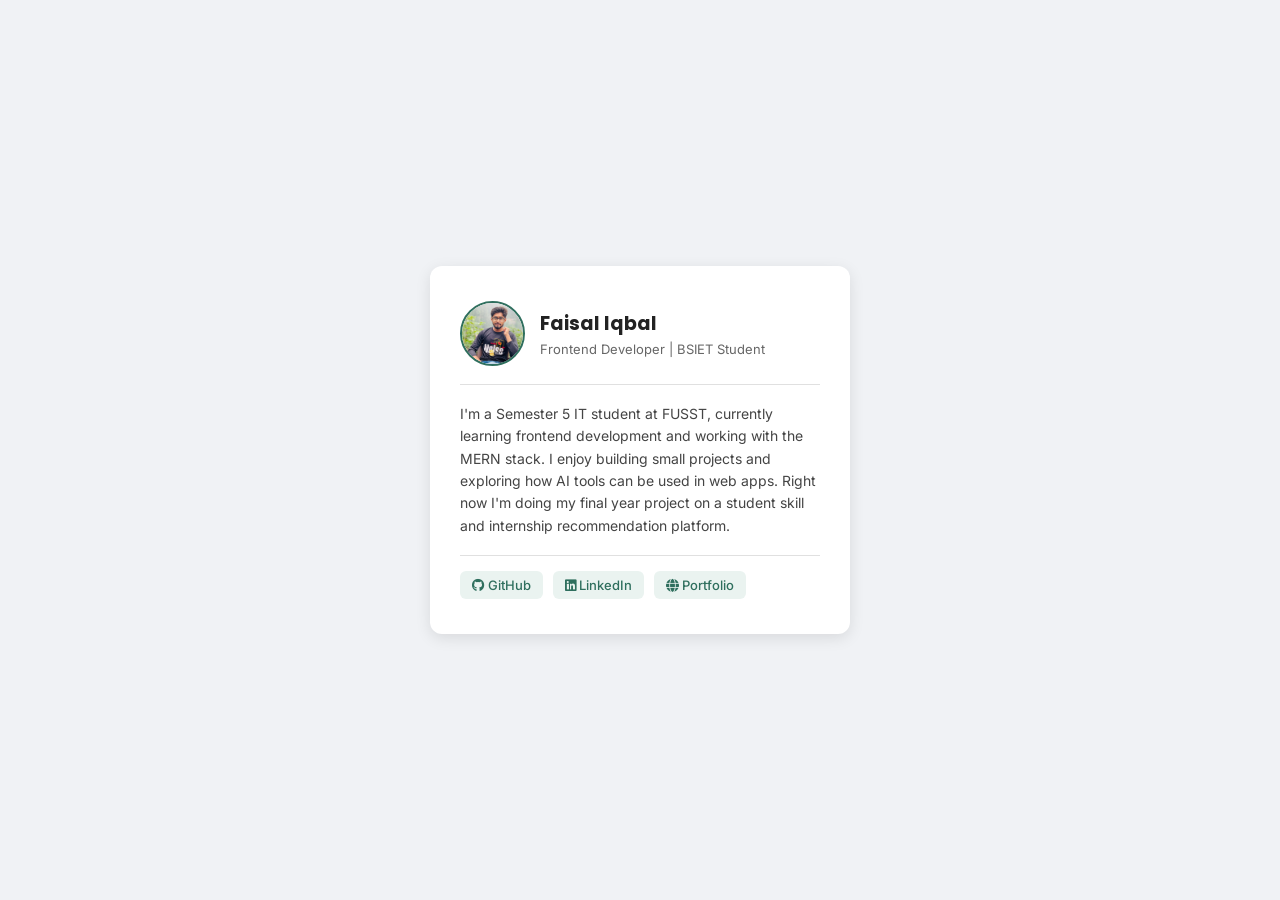
<file: Task1_Profile-Card/index.html>
<!DOCTYPE html>
<html lang="en">
<head>
  <meta charset="UTF-8">
  <meta name="viewport" content="width=device-width, initial-scale=1.0">
  <title>Faisal Iqbal - Profile Card</title>

  <!-- Google Fonts -->
  <link href="https://fonts.googleapis.com/css2?family=Poppins:wght@500;600;700&family=Inter:wght@400;500&display=swap" rel="stylesheet">

  <!-- Font Awesome for social icons -->
  <link rel="stylesheet" href="https://cdnjs.cloudflare.com/ajax/libs/font-awesome/6.5.1/css/all.min.css">

  <link rel="stylesheet" href="style.css">
</head>
<body>

  <main class="profile-card">

    <header class="top">
      <img src="profile.jpg" alt="Faisal Iqbal" class="avatar">
      <article>
        <h1>Faisal Iqbal</h1>
        <p class="role">Frontend Developer | BSIET Student</p>
      </article>
    </header>

    <section class="bio">
      <p>
        I'm a Semester 5 IT student at FUSST, currently learning frontend
        development and working with the MERN stack. I enjoy building small
        projects and exploring how AI tools can be used in web apps. Right now
        I'm doing my final year project on a student skill and internship
        recommendation platform.
      </p>
    </section>

    <footer class="socials">
      <a href="https://github.com/FaisalIqbal216" target="_blank">
        <i class="fa-brands fa-github"></i> GitHub
      </a>
      <a href="https://linkedin.com/in/faisal-iqbal-tech" target="_blank">
        <i class="fa-brands fa-linkedin"></i> LinkedIn
      </a>
      <a href="https://my-portfolio-smoky-eight-m1d9mgh585.vercel.app/" target="_blank">
        <i class="fa-solid fa-globe"></i> Portfolio
      </a>
    </footer>

  </main>

</body>
</html>
</file>
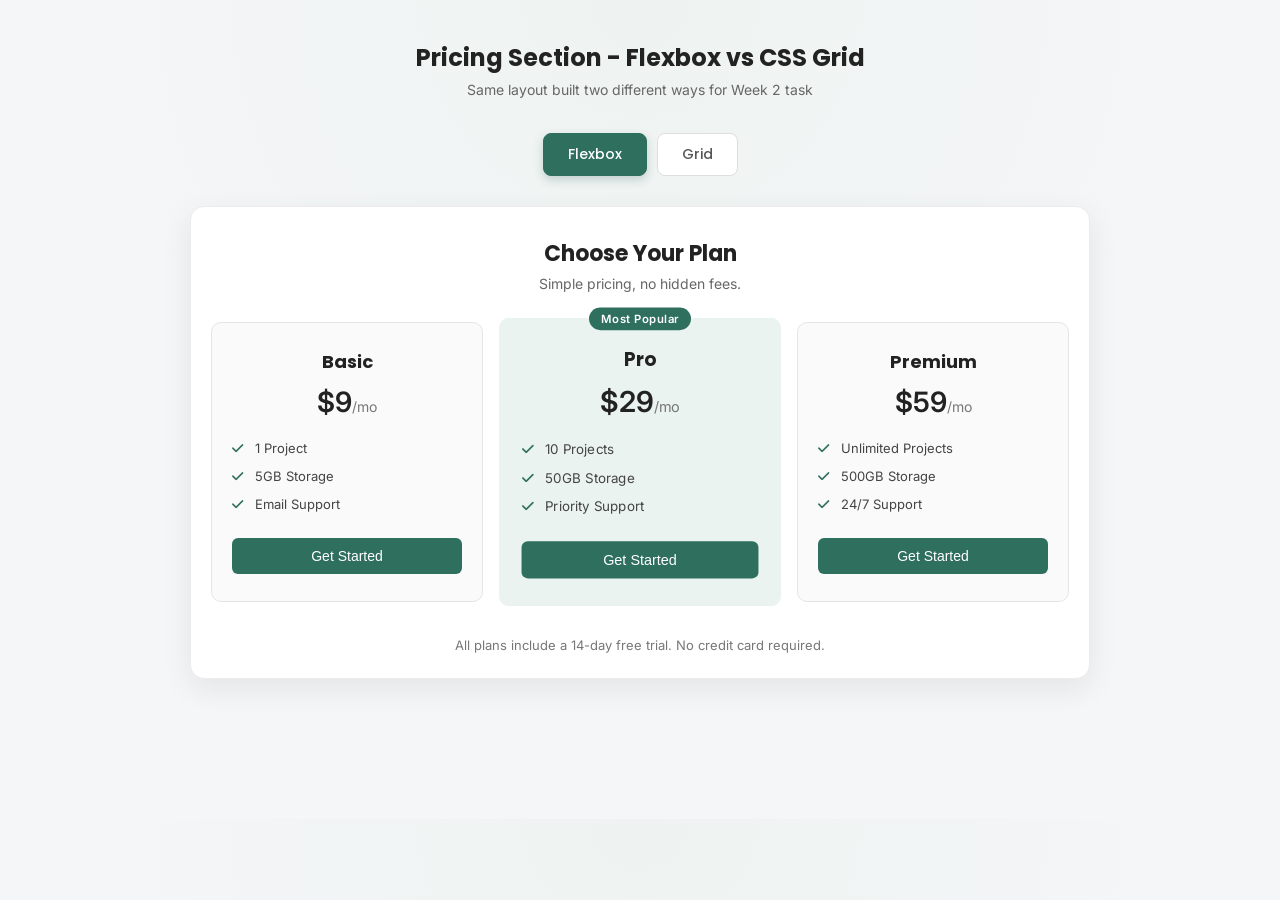
<file: Task2_Responsive-Layouts/index.html>
<!DOCTYPE html>
<html lang="en">
<head>
  <meta charset="UTF-8">
  <meta name="viewport" content="width=device-width, initial-scale=1.0">
  <title>Pricing Section - Flexbox vs Grid</title>
  <link href="https://fonts.googleapis.com/css2?family=Poppins:wght@500;600;700&family=Inter:wght@400;500&display=swap" rel="stylesheet">
  <link rel="stylesheet" href="https://cdnjs.cloudflare.com/ajax/libs/font-awesome/6.5.1/css/all.min.css">
  <link rel="stylesheet" href="style.css">
</head>
<body>

  <h1 class="page-title">Pricing Section - Flexbox vs CSS Grid</h1>
  <p class="page-subtitle">Same layout built two different ways for Week 2 task</p>

  <div class="toggle-buttons">
    <button class="toggle-btn active" onclick="showVersion('flexbox')">Flexbox</button>
    <button class="toggle-btn" onclick="showVersion('grid')">Grid</button>
  </div>

  <!-- ================= FLEXBOX VERSION ================= -->
  <div id="flexbox-version" class="pricing-wrapper">
    <header class="pricing-header">
      <h2>Choose Your Plan</h2>
      <p>Simple pricing, no hidden fees.</p>
    </header>

    <section class="pricing-cards flex-cards">
      <div class="card">
        <h3>Basic</h3>
        <p class="price">$9<span>/mo</span></p>
        <ul>
          <li><i class="fa-solid fa-check"></i> 1 Project</li>
          <li><i class="fa-solid fa-check"></i> 5GB Storage</li>
          <li><i class="fa-solid fa-check"></i> Email Support</li>
        </ul>
        <button>Get Started</button>
      </div>

      <div class="card featured">
        <span class="badge">Most Popular</span>
        <h3>Pro</h3>
        <p class="price">$29<span>/mo</span></p>
        <ul>
          <li><i class="fa-solid fa-check"></i> 10 Projects</li>
          <li><i class="fa-solid fa-check"></i> 50GB Storage</li>
          <li><i class="fa-solid fa-check"></i> Priority Support</li>
        </ul>
        <button>Get Started</button>
      </div>

      <div class="card">
        <h3>Premium</h3>
        <p class="price">$59<span>/mo</span></p>
        <ul>
          <li><i class="fa-solid fa-check"></i> Unlimited Projects</li>
          <li><i class="fa-solid fa-check"></i> 500GB Storage</li>
          <li><i class="fa-solid fa-check"></i> 24/7 Support</li>
        </ul>
        <button>Get Started</button>
      </div>
    </section>

    <footer class="pricing-footer">
      <p>All plans include a 14-day free trial. No credit card required.</p>
    </footer>
  </div>

  <!-- ================= GRID VERSION ================= -->
  <div id="grid-version" class="pricing-wrapper hidden">
    <header class="pricing-header">
      <h2>Choose Your Plan</h2>
      <p>Simple pricing, no hidden fees.</p>
    </header>

    <section class="pricing-cards grid-cards">
      <div class="card">
        <h3>Basic</h3>
        <p class="price">$9<span>/mo</span></p>
        <ul>
          <li><i class="fa-solid fa-check"></i> 1 Project</li>
          <li><i class="fa-solid fa-check"></i> 5GB Storage</li>
          <li><i class="fa-solid fa-check"></i> Email Support</li>
        </ul>
        <button>Get Started</button>
      </div>

      <div class="card featured">
        <span class="badge">Most Popular</span>
        <h3>Pro</h3>
        <p class="price">$29<span>/mo</span></p>
        <ul>
          <li><i class="fa-solid fa-check"></i> 10 Projects</li>
          <li><i class="fa-solid fa-check"></i> 50GB Storage</li>
          <li><i class="fa-solid fa-check"></i> Priority Support</li>
        </ul>
        <button>Get Started</button>
      </div>

      <div class="card">
        <h3>Premium</h3>
        <p class="price">$59<span>/mo</span></p>
        <ul>
          <li><i class="fa-solid fa-check"></i> Unlimited Projects</li>
          <li><i class="fa-solid fa-check"></i> 500GB Storage</li>
          <li><i class="fa-solid fa-check"></i> 24/7 Support</li>
        </ul>
        <button>Get Started</button>
      </div>
    </section>

    <footer class="pricing-footer">
      <p>All plans include a 14-day free trial. No credit card required.</p>
    </footer>
  </div>

  <script>
    function showVersion(version) {
      const flexboxSection = document.getElementById('flexbox-version');
      const gridSection = document.getElementById('grid-version');
      const buttons = document.querySelectorAll('.toggle-btn');

      if (version === 'flexbox') {
        flexboxSection.classList.remove('hidden');
        gridSection.classList.add('hidden');
        buttons[0].classList.add('active');
        buttons[1].classList.remove('active');
      } else {
        gridSection.classList.remove('hidden');
        flexboxSection.classList.add('hidden');
        buttons[1].classList.add('active');
        buttons[0].classList.remove('active');
      }
    }
  </script>

</body>
</html>
</file>
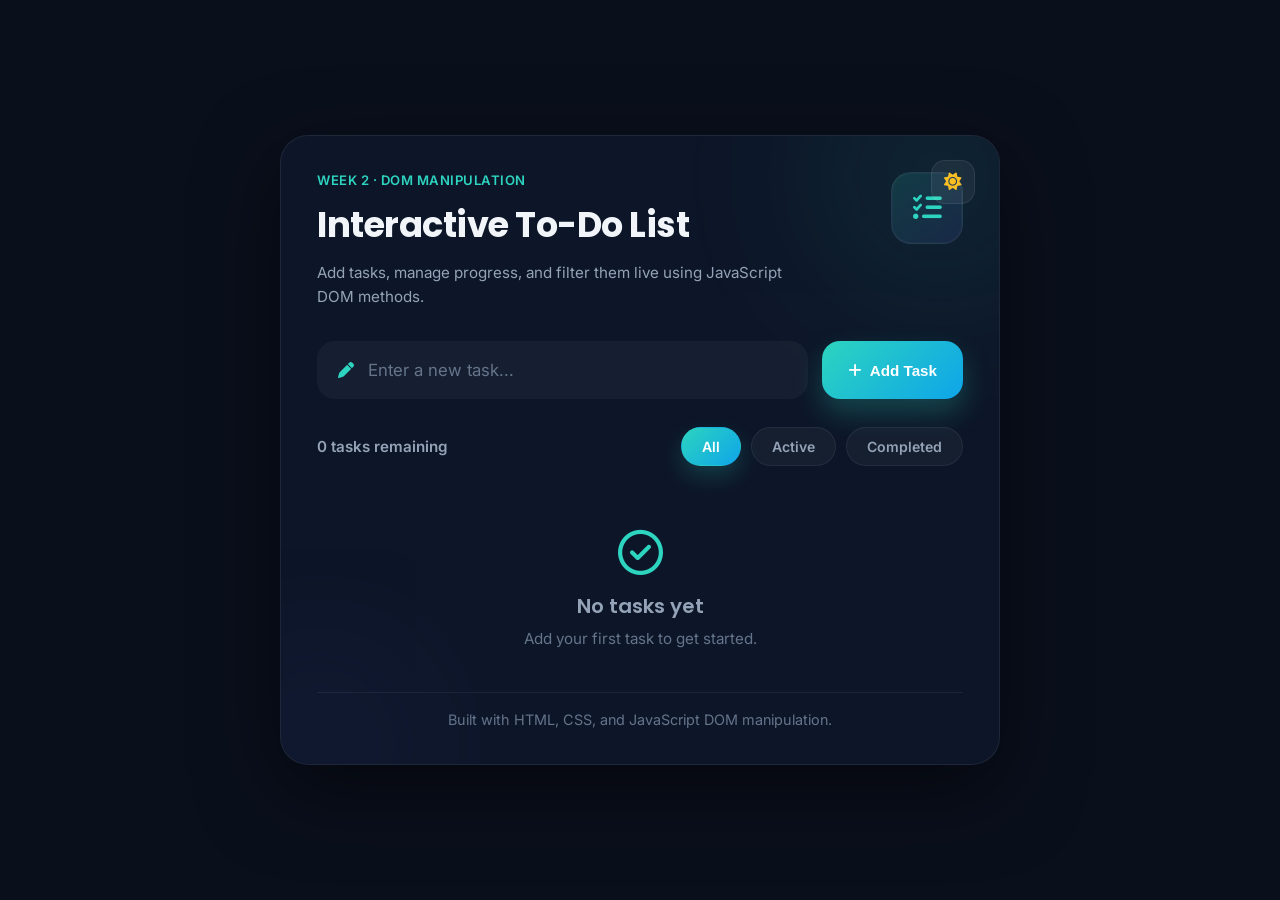
<file: Task3_Interactive-ToDo-List/index.html>
<!DOCTYPE html>
<html lang="en">
<head>
  <meta charset="UTF-8" />
  <meta name="viewport" content="width=device-width, initial-scale=1.0" />
  <title>Interactive To-Do List</title>
  <link rel="preconnect" href="https://fonts.googleapis.com" />
  <link rel="preconnect" href="https://fonts.gstatic.com" crossorigin />
  <link href="https://fonts.googleapis.com/css2?family=Inter:wght@400;500;600;700&family=Poppins:wght@600;700&display=swap" rel="stylesheet" />
  <link rel="stylesheet" href="https://cdnjs.cloudflare.com/ajax/libs/font-awesome/6.5.2/css/all.min.css" />
  <link rel="stylesheet" href="style.css" />
</head>
<body>
  <main class="todo-app">
    <section class="todo-card">
      <div class="card-glow glow-one"></div>
      <div class="card-glow glow-two"></div>

      <button class="theme-toggle" id="themeToggle" aria-label="Toggle theme">
        <i class="fa-solid fa-sun" id="themeIcon"></i>
      </button>

      <header class="todo-header">
        <div>
          <p class="eyebrow">Week 2 · DOM Manipulation</p>
          <h1>Interactive To-Do List</h1>
          <p class="subtitle">Add tasks, manage progress, and filter them live using JavaScript DOM methods.</p>
        </div>
        <div class="header-icon">
          <i class="fa-solid fa-list-check"></i>
        </div>
      </header>

      <form class="todo-form" id="todoForm">
        <div class="input-wrap">
          <i class="fa-solid fa-pen"></i>
          <input type="text" id="taskInput" placeholder="Enter a new task..." autocomplete="off" />
        </div>
        <button type="submit" class="add-btn">
          <i class="fa-solid fa-plus"></i> Add Task
        </button>
      </form>

      <section class="todo-controls">
        <div class="task-status">
          <span id="taskCounter">0 tasks remaining</span>
        </div>
        <div class="filters">
          <button class="filter-btn active" data-filter="all">All</button>
          <button class="filter-btn" data-filter="active">Active</button>
          <button class="filter-btn" data-filter="completed">Completed</button>
        </div>
      </section>

      <ul class="todo-list" id="todoList"></ul>

      <div class="empty-state" id="emptyState">
        <i class="fa-regular fa-circle-check"></i>
        <h2>No tasks yet</h2>
        <p>Add your first task to get started.</p>
      </div>

      <footer class="todo-footer">
        <p>Built with HTML, CSS, and JavaScript DOM manipulation.</p>
      </footer>
    </section>
  </main>

  <script src="script.js"></script>
</body>
</html>
</file>
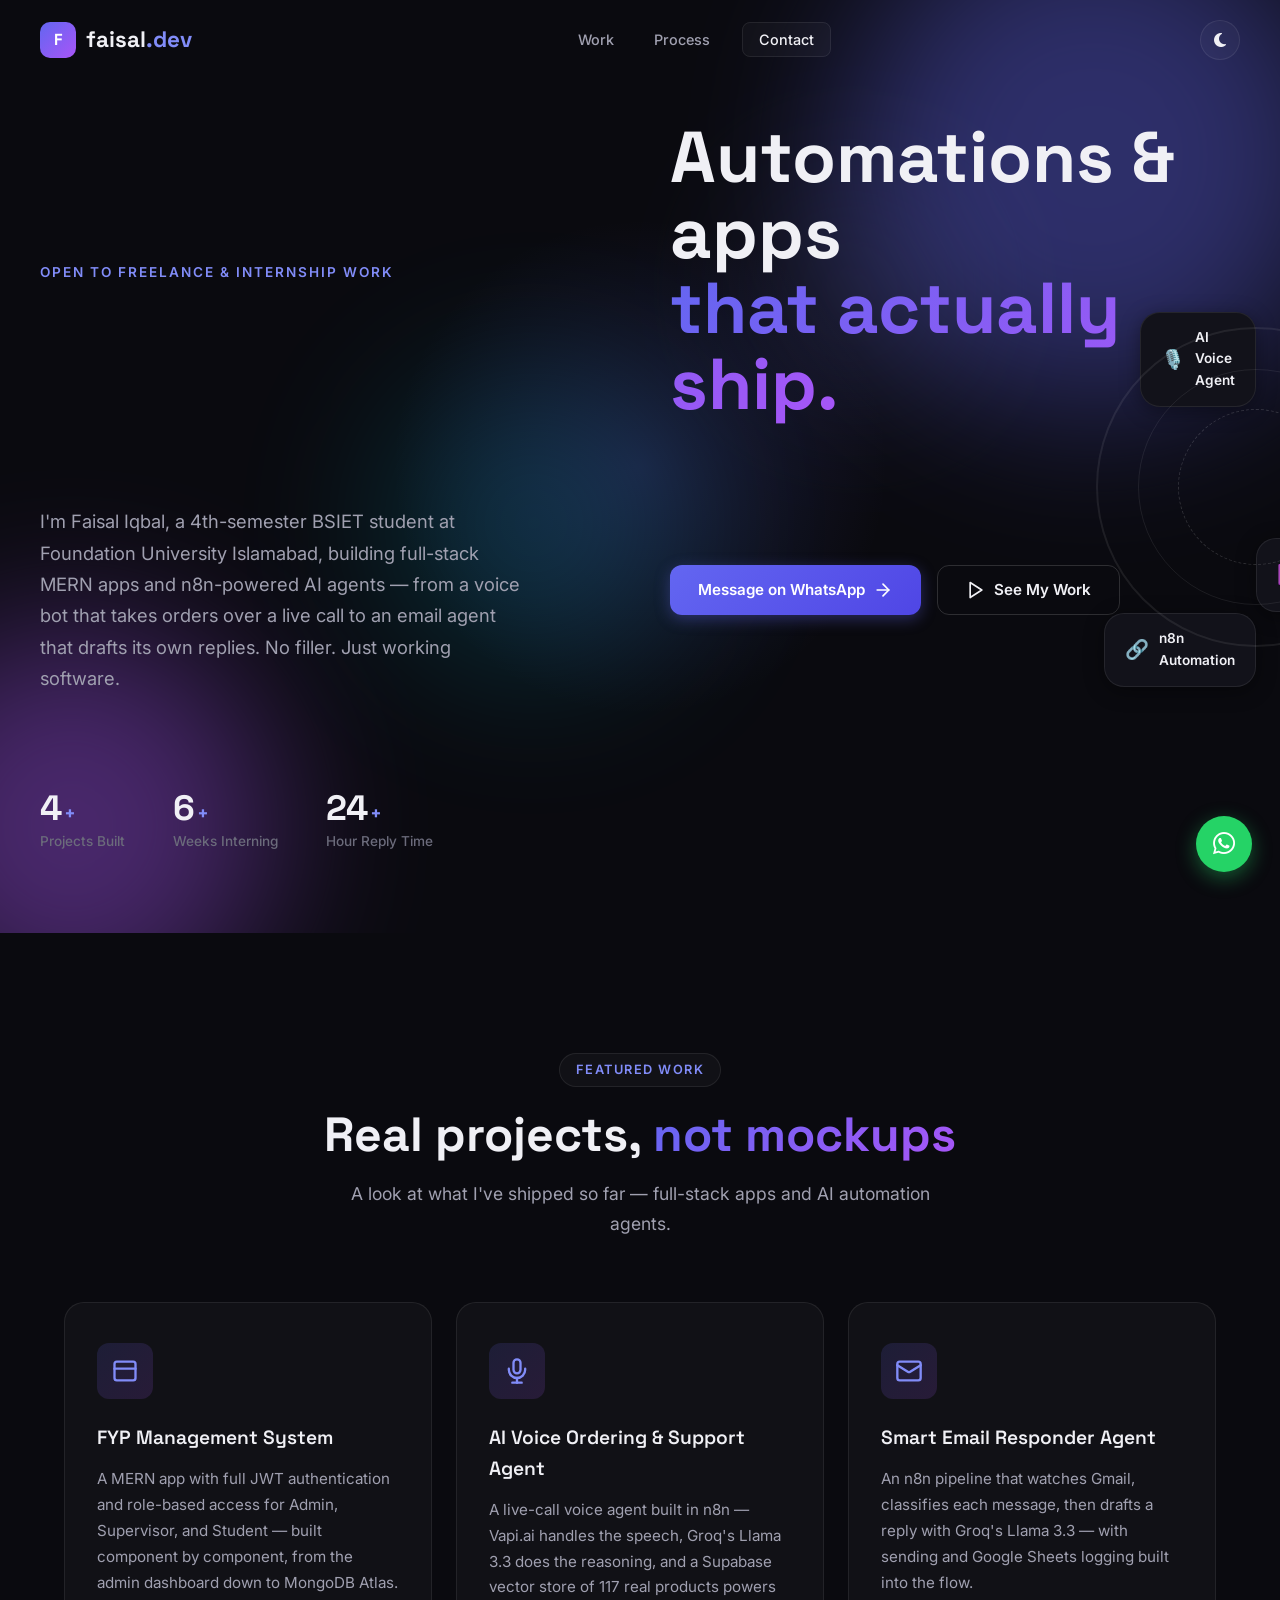
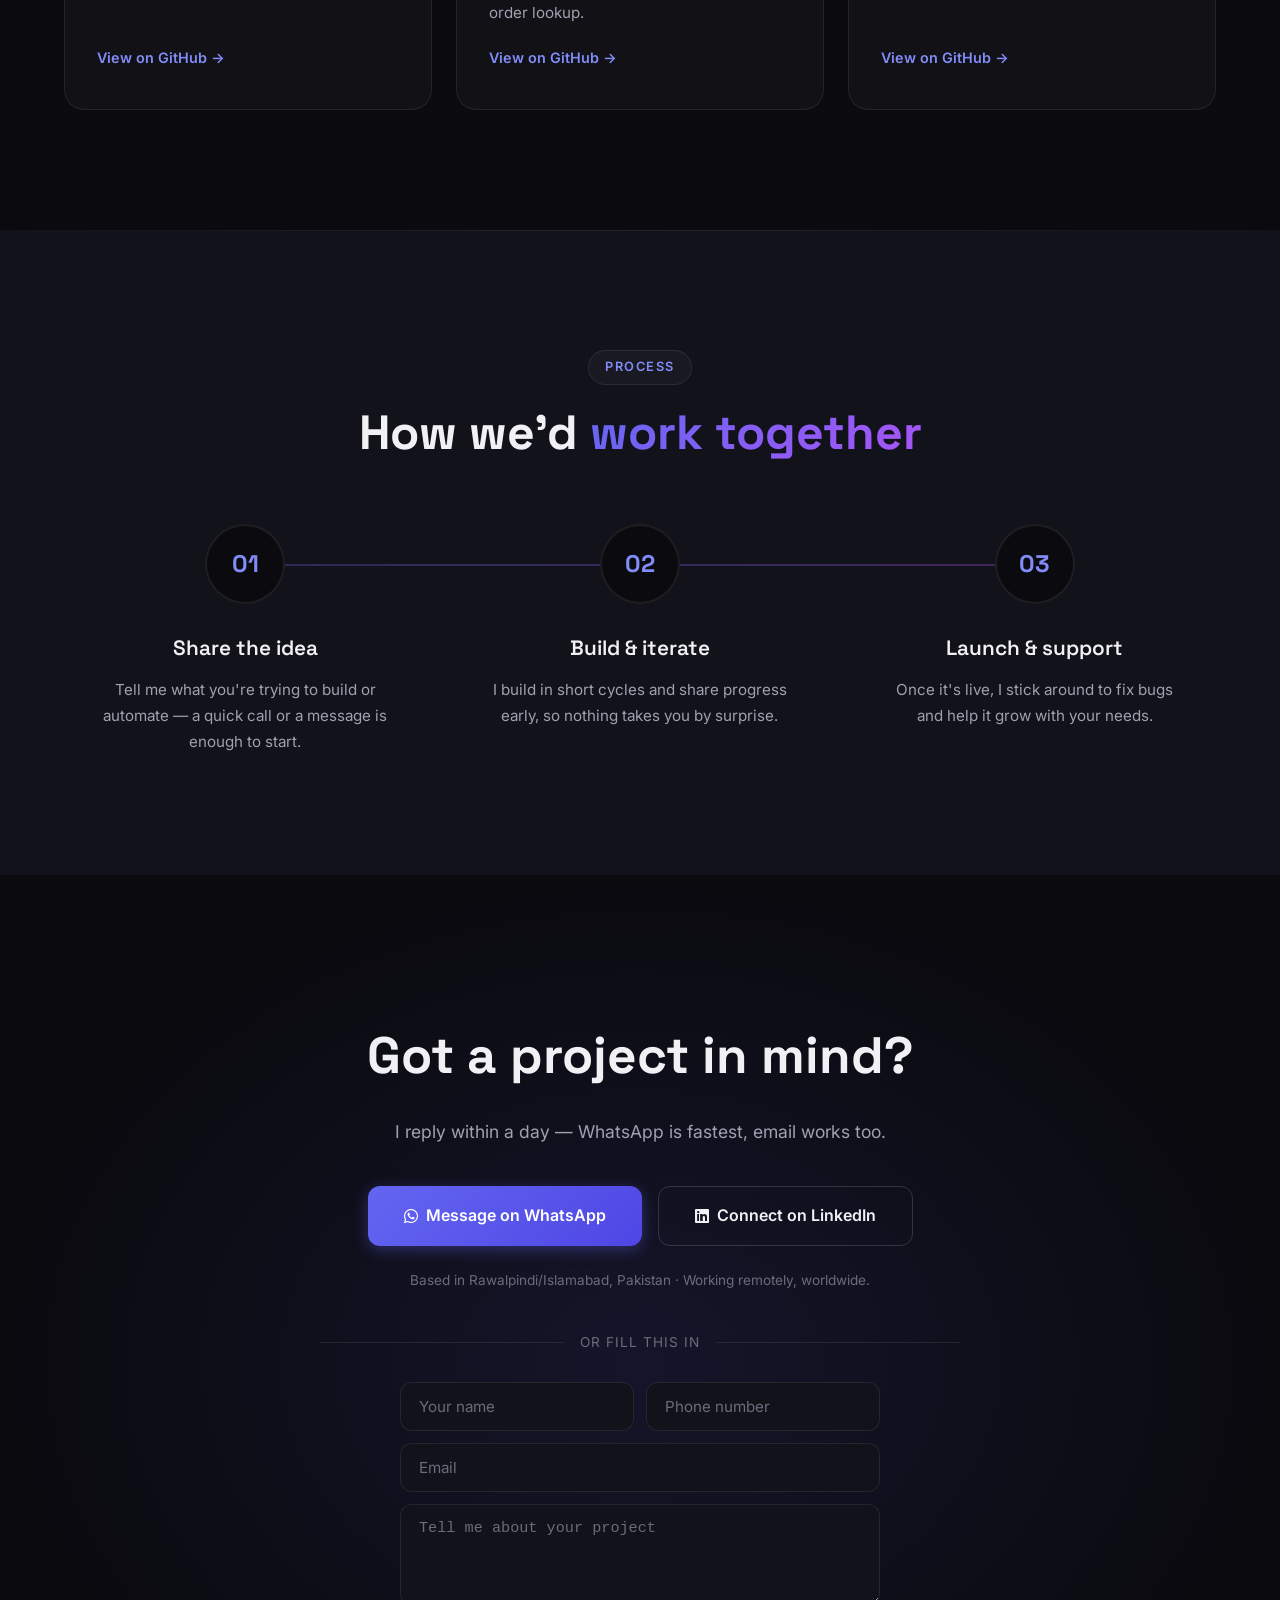
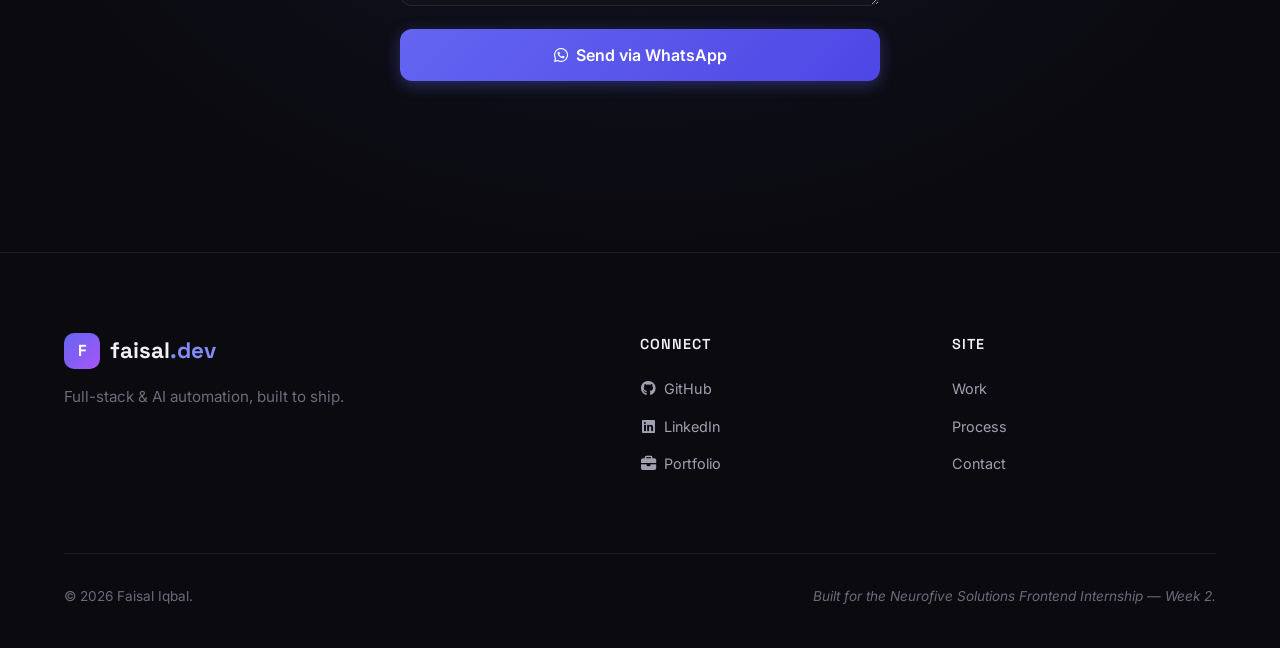
<file: Task4-Animated-Landing-Page/index.html>
<!doctype html>
<html lang="en">
  <head>
    <meta charset="UTF-8" />
    <meta name="viewport" content="width=device-width, initial-scale=1.0" />
    <title>faisal.dev — AI Automation &amp; Full-Stack Development</title>
    <link rel="preconnect" href="https://fonts.googleapis.com" />
    <link rel="preconnect" href="https://fonts.gstatic.com" crossorigin />
    <link
      href="https://fonts.googleapis.com/css2?family=Inter:wght@300;400;500;600;700;800;900&family=Space+Grotesk:wght@400;500;600;700&display=swap"
      rel="stylesheet"
    />
    <link
      rel="stylesheet"
      href="https://cdnjs.cloudflare.com/ajax/libs/font-awesome/6.5.1/css/all.min.css"
    />
    <link rel="stylesheet" href="style.css" />
  </head>
  <body>
    <!-- ==================== NAVIGATION ==================== -->
    <header class="site-header">
      <nav class="navbar" aria-label="Main navigation">
        <a href="#" class="logo" aria-label="faisal.dev Home">
          <span class="logo-icon">F</span>
          <span class="logo-text"
            >faisal<span class="logo-dot">.dev</span></span
          >
        </a>
        <ul class="nav-links" role="menubar">
          <li role="none">
            <a href="#work" class="nav-link" role="menuitem">Work</a>
          </li>
          <li role="none">
            <a href="#process" class="nav-link" role="menuitem">Process</a>
          </li>
          <li role="none">
            <a href="#contact" class="nav-link nav-link--cta" role="menuitem"
              >Contact</a
            >
          </li>
        </ul>
        <div class="nav-actions">
          <button
            class="theme-toggle"
            id="themeToggle"
            aria-label="Toggle light and dark theme"
          >
            <i class="fa-solid fa-moon theme-icon theme-icon--moon"></i>
            <i class="fa-solid fa-sun theme-icon theme-icon--sun"></i>
          </button>
          <button
            class="mobile-menu-btn"
            aria-label="Toggle mobile menu"
            aria-expanded="false"
          >
            <span class="hamburger-line"></span>
            <span class="hamburger-line"></span>
            <span class="hamburger-line"></span>
          </button>
        </div>
      </nav>
    </header>

    <!-- ==================== HERO SECTION ==================== -->
    <section class="hero" aria-labelledby="hero-title">
      <div class="hero-bg-shapes">
        <span class="shape shape-1" aria-hidden="true"></span>
        <span class="shape shape-2" aria-hidden="true"></span>
        <span class="shape shape-3" aria-hidden="true"></span>
        <span class="shape shape-4" aria-hidden="true"></span>
      </div>
      <div class="cursor-glow" id="cursorGlow" aria-hidden="true"></div>
      <div class="hero-content">
        <p class="hero-tagline">Open to freelance &amp; internship work</p>
        <h1 id="hero-title" class="hero-title">
          Automations &amp; apps<br />
          <span class="hero-title-accent">that actually ship.</span>
        </h1>
        <p class="hero-description">
          I'm Faisal Iqbal, a 4th-semester BSIET student at Foundation
          University Islamabad, building full-stack MERN apps and n8n-powered AI
          agents — from a voice bot that takes orders over a live call to an
          email agent that drafts its own replies. No filler. Just working
          software.
        </p>
        <div class="hero-actions">
          <a
            href="https://wa.me/923453076651?text=Hi%20Faisal%2C%20I%20saw%20your%20site%20and%20want%20to%20talk%20about%20a%20project"
            target="_blank"
            rel="noopener"
            class="btn btn--primary"
          >
            Message on WhatsApp
            <svg
              class="btn-icon"
              width="20"
              height="20"
              viewBox="0 0 24 24"
              fill="none"
              stroke="currentColor"
              stroke-width="2"
              stroke-linecap="round"
              stroke-linejoin="round"
            >
              <path d="M5 12h14" />
              <path d="m12 5 7 7-7 7" />
            </svg>
          </a>
          <a href="#work" class="btn btn--secondary">
            <svg
              class="btn-icon"
              width="20"
              height="20"
              viewBox="0 0 24 24"
              fill="none"
              stroke="currentColor"
              stroke-width="2"
              stroke-linecap="round"
              stroke-linejoin="round"
            >
              <polygon points="5 3 19 12 5 21 5 3" />
            </svg>
            See My Work
          </a>
        </div>
        <figure class="hero-stats" aria-label="Quick stats">
          <figcaption class="visually-hidden">Quick stats</figcaption>
          <dl class="stats-grid">
            <div class="stat-item">
              <dt class="stat-number" data-target="4">0</dt>
              <dd class="stat-label">Projects Built</dd>
            </div>
            <div class="stat-item">
              <dt class="stat-number" data-target="6">0</dt>
              <dd class="stat-label">Weeks Interning</dd>
            </div>
            <div class="stat-item">
              <dt class="stat-number" data-target="24">0</dt>
              <dd class="stat-label">Hour Reply Time</dd>
            </div>
          </dl>
        </figure>
      </div>
      <div class="hero-visual" aria-hidden="true">
        <div class="floating-card floating-card--1">
          <span class="floating-card-icon">🎙️</span>
          <span class="floating-card-text">AI Voice Agent</span>
        </div>
        <div class="floating-card floating-card--2">
          <span class="floating-card-icon">⚛️</span>
          <span class="floating-card-text">MERN Stack</span>
        </div>
        <div class="floating-card floating-card--3">
          <span class="floating-card-icon">🔗</span>
          <span class="floating-card-text">n8n Automation</span>
        </div>
        <div class="hero-ring"></div>
      </div>
    </section>

    <!-- ==================== WORK / FEATURED PROJECTS ==================== -->
    <section id="work" class="features" aria-labelledby="work-title">
      <div class="container">
        <header class="section-header reveal-on-scroll">
          <span class="section-tag">Featured Work</span>
          <h2 id="work-title" class="section-title">
            Real projects, <span class="text-gradient">not mockups</span>
          </h2>
          <p class="section-subtitle">
            A look at what I've shipped so far — full-stack apps and AI
            automation agents.
          </p>
        </header>
        <ul class="features-grid" role="list">
          <li class="feature-card reveal-on-scroll">
            <div class="feature-icon-wrapper">
              <svg
                width="28"
                height="28"
                viewBox="0 0 24 24"
                fill="none"
                stroke="currentColor"
                stroke-width="2"
                stroke-linecap="round"
                stroke-linejoin="round"
              >
                <rect x="3" y="4" width="18" height="16" rx="2" />
                <path d="M3 10h18" />
              </svg>
            </div>
            <h3 class="feature-title">FYP Management System</h3>
            <p class="feature-desc">
              A MERN app with full JWT authentication and role-based access for
              Admin, Supervisor, and Student — built component by component,
              from the admin dashboard down to MongoDB Atlas.
            </p>
            <a
              href="https://github.com/FaisalIqbal216/FYP-Management-System"
              target="_blank"
              rel="noopener"
              class="feature-link"
              >View on GitHub →</a
            >
          </li>
          <li class="feature-card reveal-on-scroll">
            <div class="feature-icon-wrapper">
              <svg
                width="28"
                height="28"
                viewBox="0 0 24 24"
                fill="none"
                stroke="currentColor"
                stroke-width="2"
                stroke-linecap="round"
                stroke-linejoin="round"
              >
                <path
                  d="M12 2a3 3 0 0 0-3 3v6a3 3 0 0 0 6 0V5a3 3 0 0 0-3-3Z"
                />
                <path d="M19 10v1a7 7 0 0 1-14 0v-1" />
                <path d="M12 18v4" />
                <path d="M8 22h8" />
              </svg>
            </div>
            <h3 class="feature-title">AI Voice Ordering &amp; Support Agent</h3>
            <p class="feature-desc">
              A live-call voice agent built in n8n — Vapi.ai handles the speech,
              Groq's Llama 3.3 does the reasoning, and a Supabase vector store
              of 117 real products powers order lookup.
            </p>
            <a
              href="https://github.com/FaisalIqbal216"
              target="_blank"
              rel="noopener"
              class="feature-link"
              >View on GitHub →</a
            >
          </li>
          <li class="feature-card reveal-on-scroll">
            <div class="feature-icon-wrapper">
              <svg
                width="28"
                height="28"
                viewBox="0 0 24 24"
                fill="none"
                stroke="currentColor"
                stroke-width="2"
                stroke-linecap="round"
                stroke-linejoin="round"
              >
                <rect x="2" y="4" width="20" height="16" rx="2" />
                <path d="m22 7-8.97 5.7a1.94 1.94 0 0 1-2.06 0L2 7" />
              </svg>
            </div>
            <h3 class="feature-title">Smart Email Responder Agent</h3>
            <p class="feature-desc">
              An n8n pipeline that watches Gmail, classifies each message, then
              drafts a reply with Groq's Llama 3.3 — with sending and Google
              Sheets logging built into the flow.
            </p>
            <a
              href="https://github.com/FaisalIqbal216/Smart-Email-Responder-Agent"
              target="_blank"
              rel="noopener"
              class="feature-link"
              >View on GitHub →</a
            >
          </li>
        </ul>
      </div>
    </section>

    <!-- ==================== PROCESS ==================== -->
    <section id="process" class="how-it-works" aria-labelledby="process-title">
      <div class="container">
        <header class="section-header reveal-on-scroll">
          <span class="section-tag">Process</span>
          <h2 id="process-title" class="section-title">
            How we'd <span class="text-gradient">work together</span>
          </h2>
        </header>
        <ol class="steps-list" role="list">
          <li class="step reveal-on-scroll">
            <span class="step-number">01</span>
            <h3 class="step-title">Share the idea</h3>
            <p class="step-desc">
              Tell me what you're trying to build or automate — a quick call or
              a message is enough to start.
            </p>
          </li>
          <li class="step reveal-on-scroll">
            <span class="step-number">02</span>
            <h3 class="step-title">Build &amp; iterate</h3>
            <p class="step-desc">
              I build in short cycles and share progress early, so nothing takes
              you by surprise.
            </p>
          </li>
          <li class="step reveal-on-scroll">
            <span class="step-number">03</span>
            <h3 class="step-title">Launch &amp; support</h3>
            <p class="step-desc">
              Once it's live, I stick around to fix bugs and help it grow with
              your needs.
            </p>
          </li>
        </ol>
      </div>
    </section>

    <!-- ==================== CONTACT / CTA ==================== -->
    <section id="contact" class="cta" aria-labelledby="cta-title">
      <div class="cta-bg" aria-hidden="true"></div>
      <div class="container">
        <div class="cta-content reveal-on-scroll">
          <h2 id="cta-title" class="cta-title">Got a project in mind?</h2>
          <p class="cta-subtitle">
            I reply within a day — WhatsApp is fastest, email works too.
          </p>
          <div class="cta-actions">
            <a
              href="https://wa.me/923453076651?text=Hi%20Faisal%2C%20I%20saw%20your%20site%20and%20want%20to%20talk%20about%20a%20project"
              target="_blank"
              rel="noopener"
              class="btn btn--primary btn--large"
            >
              <i class="fa-brands fa-whatsapp btn-icon"></i>
              Message on WhatsApp
            </a>
            <a
              href="https://linkedin.com/in/faisal-iqbal-tech"
              target="_blank"
              rel="noopener"
              class="btn btn--secondary btn--large"
            >
              <i class="fa-brands fa-linkedin btn-icon"></i>
              Connect on LinkedIn
            </a>
          </div>
          <p class="cta-note">
            Based in Rawalpindi/Islamabad, Pakistan · Working remotely,
            worldwide.
          </p>

          <div class="cta-divider"><span>or fill this in</span></div>

          <form id="contactForm" class="contact-form" novalidate>
            <div class="form-row">
              <div class="form-group">
                <label for="name" class="visually-hidden">Your name</label>
                <input
                  type="text"
                  id="name"
                  class="form-input"
                  placeholder="Your name"
                  required
                />
              </div>
              <div class="form-group">
                <label for="phone" class="visually-hidden">Phone number</label>
                <input
                  type="tel"
                  id="phone"
                  class="form-input"
                  placeholder="Phone number"
                  required
                />
              </div>
            </div>
            <div class="form-group">
              <label for="email" class="visually-hidden">Email</label>
              <input
                type="email"
                id="email"
                class="form-input"
                placeholder="Email"
                required
              />
            </div>
            <div class="form-group">
              <label for="message" class="visually-hidden">Your message</label>
              <textarea
                id="message"
                class="form-input form-textarea"
                rows="4"
                placeholder="Tell me about your project"
                required
              ></textarea>
            </div>
            <button
              type="submit"
              class="btn btn--primary btn--large form-submit"
            >
              <i class="fa-brands fa-whatsapp btn-icon"></i>
              Send via WhatsApp
            </button>
            <p id="formNote" class="form-note"></p>
          </form>
        </div>
      </div>
    </section>

    <!-- ==================== FOOTER ==================== -->
    <footer class="site-footer">
      <div class="container">
        <div class="footer-grid">
          <div class="footer-brand">
            <a href="#" class="logo">
              <span class="logo-icon">F</span>
              <span class="logo-text"
                >faisal<span class="logo-dot">.dev</span></span
              >
            </a>
            <p class="footer-tagline">
              Full-stack &amp; AI automation, built to ship.
            </p>
          </div>
          <nav class="footer-nav" aria-label="Connect navigation">
            <h3 class="footer-nav-title">Connect</h3>
            <ul class="footer-nav-list">
              <li>
                <a
                  href="https://github.com/FaisalIqbal216"
                  target="_blank"
                  rel="noopener"
                  ><i class="fa-brands fa-github"></i> GitHub</a
                >
              </li>
              <li>
                <a
                  href="https://linkedin.com/in/faisal-iqbal-tech"
                  target="_blank"
                  rel="noopener"
                  ><i class="fa-brands fa-linkedin"></i> LinkedIn</a
                >
              </li>
              <li>
                <a
                  href="https://my-portfolio-smoky-eight-m1d9mgh585.vercel.app/"
                  target="_blank"
                  rel="noopener"
                  ><i class="fa-solid fa-briefcase"></i> Portfolio</a
                >
              </li>
            </ul>
          </nav>
          <nav class="footer-nav" aria-label="Site navigation">
            <h3 class="footer-nav-title">Site</h3>
            <ul class="footer-nav-list">
              <li><a href="#work">Work</a></li>
              <li><a href="#process">Process</a></li>
              <li><a href="#contact">Contact</a></li>
            </ul>
          </nav>
        </div>
        <div class="footer-bottom">
          <p>© 2026 Faisal Iqbal.</p>
          <p class="footer-credit">
            Built for the Neurofive Solutions Frontend Internship — Week 2.
          </p>
        </div>
      </div>
    </footer>

    <!-- Floating WhatsApp Button -->
    <a
      href="https://wa.me/923453076651?text=Hi%20Faisal%2C%20I%20saw%20your%20site%20and%20want%20to%20talk%20about%20a%20project"
      target="_blank"
      rel="noopener"
      class="whatsapp-float"
      aria-label="Message on WhatsApp"
    >
      <i class="fa-brands fa-whatsapp"></i>
    </a>

    <!-- Toast Notification -->
    <div
      id="toast"
      class="toast"
      role="status"
      aria-live="polite"
      aria-atomic="true"
    >
      <span class="toast-message"></span>
    </div>

    <script src="script.js"></script>
  </body>
</html>
</file>
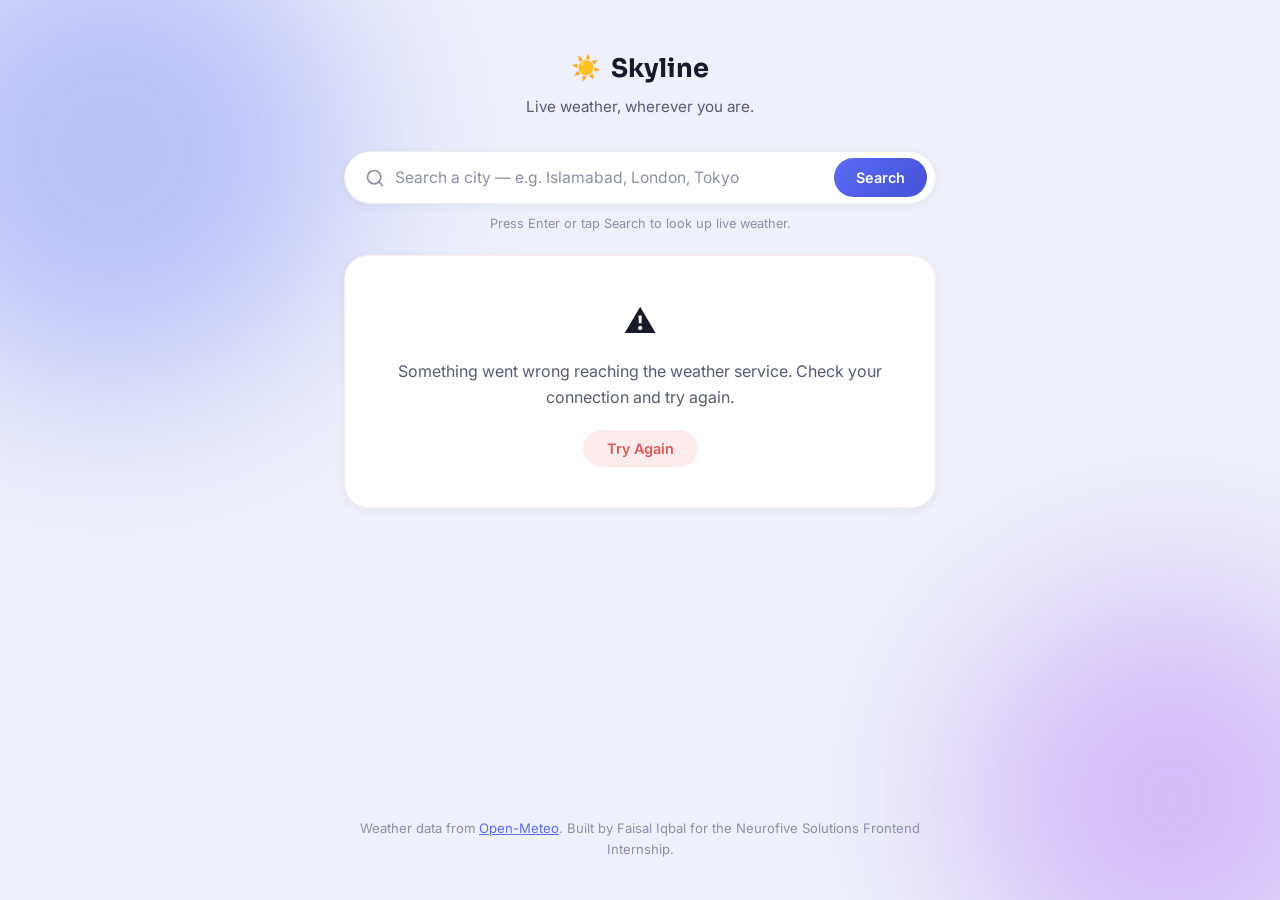
<file: Task5_Weather-Dashboard/index.html>
<!DOCTYPE html>
<html lang="en">
<head>
    <meta charset="UTF-8">
    <meta name="viewport" content="width=device-width, initial-scale=1.0">
    <meta name="description" content="A clean weather dashboard — search any city for live conditions and a 3-day forecast.">
    <title>Skyline — Weather Dashboard</title>
    <link rel="preconnect" href="https://fonts.googleapis.com">
    <link rel="preconnect" href="https://fonts.gstatic.com" crossorigin>
    <link href="https://fonts.googleapis.com/css2?family=Sora:wght@400;600;700;800&family=Inter:wght@400;500;600;700&display=swap" rel="stylesheet">
    <link rel="stylesheet" href="style.css">
</head>
<body>

    <div class="bg-decor" aria-hidden="true">
        <span class="blob blob-1"></span>
        <span class="blob blob-2"></span>
    </div>

    <div class="page">

        <!-- ==================== HEADER ==================== -->
        <header class="site-header">
            <div class="brand">
                <span class="brand-icon">☀️</span>
                <span class="brand-name">Skyline</span>
            </div>
            <p class="tagline">Live weather, wherever you are.</p>
        </header>

        <main class="main" id="main">

            <!-- ==================== SEARCH ==================== -->
            <section class="search-section" aria-label="Search for a city">
                <form id="searchForm" class="search-form" autocomplete="off" novalidate>
                    <label for="citySearch" class="visually-hidden">Search for a city</label>
                    <div class="search-box">
                        <svg class="search-icon" width="20" height="20" viewBox="0 0 24 24" fill="none" stroke="currentColor" stroke-width="2" stroke-linecap="round" stroke-linejoin="round" aria-hidden="true">
                            <circle cx="11" cy="11" r="8"/><path d="m21 21-4.3-4.3"/>
                        </svg>
                        <input
                            type="text"
                            id="citySearch"
                            class="search-input"
                            placeholder="Search a city — e.g. Islamabad, London, Tokyo"
                            aria-describedby="searchHint"
                        >
                        <button type="submit" class="search-btn">Search</button>
                    </div>
                    <p id="searchHint" class="search-hint">Press Enter or tap Search to look up live weather.</p>
                </form>
            </section>

            <!-- ==================== STATUS (loading / error) ==================== -->
            <div id="statusRegion" class="status-region" role="status" aria-live="polite">

                <div id="loadingState" class="state-card loading-state" hidden>
                    <span class="spinner" aria-hidden="true"></span>
                    <p>Fetching the latest weather…</p>
                </div>

                <div id="errorState" class="state-card error-state" hidden>
                    <span class="state-icon" aria-hidden="true">⚠️</span>
                    <p id="errorMessage">Couldn't find that city. Try a different spelling or a bigger nearby city.</p>
                    <button id="retryBtn" class="btn-retry" type="button">Try Again</button>
                </div>

            </div>

            <!-- ==================== CURRENT WEATHER ==================== -->
            <section id="weatherCard" class="weather-card" aria-labelledby="cityName" hidden>
                <div class="weather-card-top">
                    <div>
                        <h1 id="cityName" class="city-name">—</h1>
                        <p id="weatherDesc" class="weather-desc">—</p>
                    </div>
                    <div class="current-icon" id="currentIcon" aria-hidden="true">—</div>
                </div>

                <div class="weather-card-main">
                    <span id="currentTemp" class="current-temp">—°</span>
                    <dl class="weather-stats">
                        <div class="weather-stat">
                            <dt>Feels like</dt>
                            <dd id="feelsLike">—°</dd>
                        </div>
                        <div class="weather-stat">
                            <dt>Humidity</dt>
                            <dd id="humidity">—%</dd>
                        </div>
                        <div class="weather-stat">
                            <dt>Wind</dt>
                            <dd id="windSpeed">— km/h</dd>
                        </div>
                    </dl>
                </div>

                <!-- ==================== 3-DAY FORECAST ==================== -->
                <div class="forecast" aria-label="3-day forecast">
                    <h2 class="forecast-title">Next 3 Days</h2>
                    <ul class="forecast-list" id="forecastList" role="list">
                        <!-- forecast cards injected by JS -->
                    </ul>
                </div>
            </section>

        </main>

        <footer class="site-footer">
            <p>Weather data from <a href="https://open-meteo.com" target="_blank" rel="noopener">Open-Meteo</a>. Built by Faisal Iqbal for the Neurofive Solutions Frontend Internship.</p>
        </footer>

    </div>

    <script src="script.js"></script>
</body>
</html>
</file>
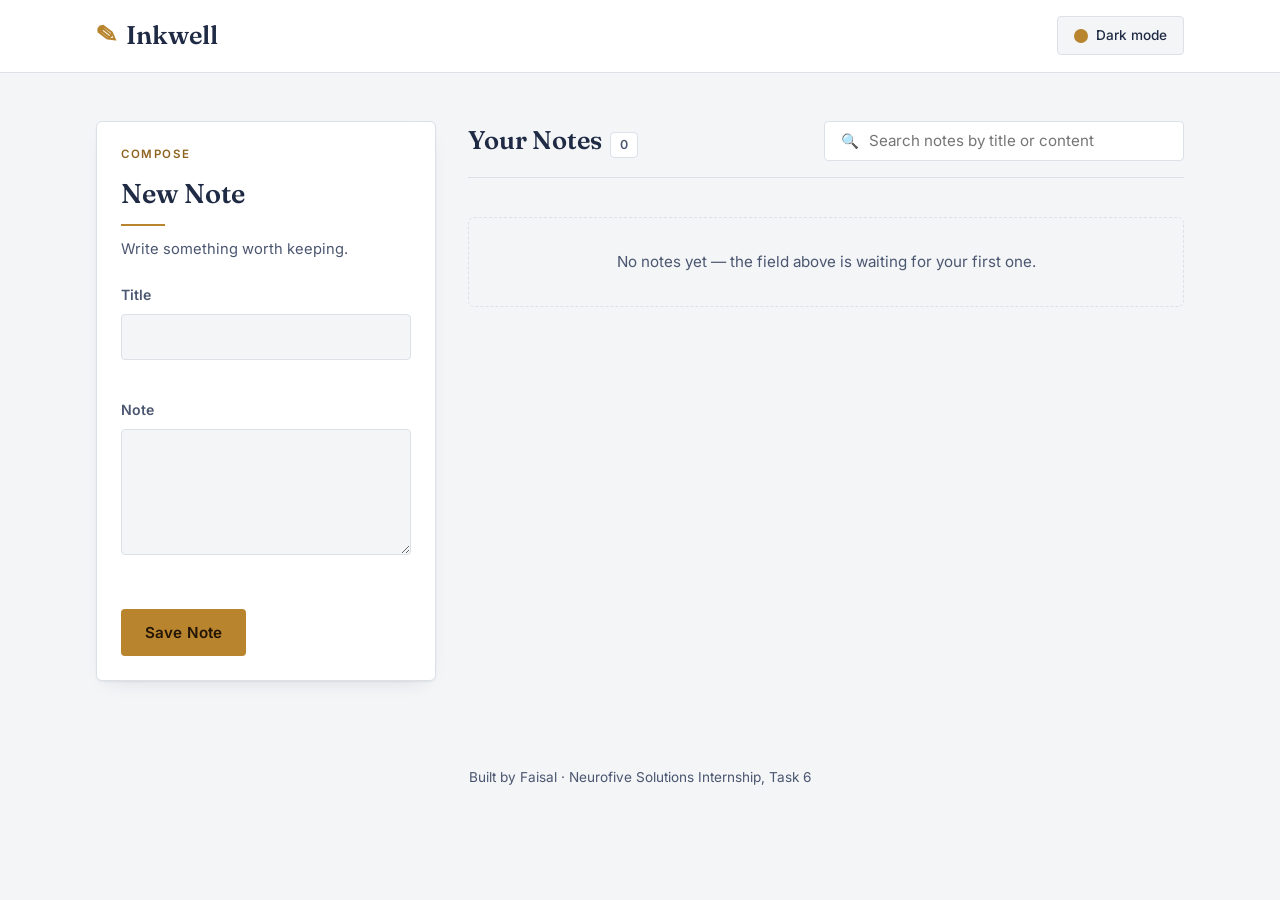
<file: Task6_Notes-App/index.html>
<!DOCTYPE html>
<html lang="en">
<head>
  <meta charset="UTF-8">
  <meta name="viewport" content="width=device-width, initial-scale=1.0">
  <title>Inkwell — Notes App</title>
  <meta name="description" content="A notes app with form validation and localStorage persistence.">
  <link rel="preconnect" href="https://fonts.googleapis.com">
  <link rel="preconnect" href="https://fonts.gstatic.com" crossorigin>
  <link href="https://fonts.googleapis.com/css2?family=Fraunces:opsz,wght@9..144,500;9..144,600;9..144,700&family=Inter:wght@400;500;600;700&family=JetBrains+Mono:wght@400;500&display=swap" rel="stylesheet">
  <link rel="stylesheet" href="style.css">
</head>
<body>

  <header class="site-header">
    <div class="header-inner">
      <p class="brand">
        <span class="brand-mark" aria-hidden="true">&#9998;</span>
        Inkwell
      </p>
      <button type="button" id="theme-toggle" class="theme-toggle" aria-pressed="false">
        <span class="theme-toggle-icon" aria-hidden="true"></span>
        <span class="theme-toggle-label">Dark mode</span>
      </button>
    </div>
  </header>

  <main class="page">

    <!-- Live region for validation / save / delete / search feedback -->
    <p id="form-status" class="visually-hidden" role="status" aria-live="polite"></p>

    <section class="composer" aria-labelledby="composer-heading">
      <p class="eyebrow">Compose</p>
      <h1 id="composer-heading">New Note</h1>
      <p class="composer-sub" id="composer-mode-label">Write something worth keeping.</p>

      <form id="note-form" novalidate>
        <div class="field">
          <label for="note-title">Title</label>
          <input
            type="text"
            id="note-title"
            name="title"
            maxlength="80"
            autocomplete="off"
            aria-describedby="title-error"
            aria-invalid="false"
          >
          <span class="error-message" id="title-error" role="alert"></span>
        </div>

        <div class="field">
          <label for="note-content">Note</label>
          <textarea
            id="note-content"
            name="content"
            rows="5"
            aria-describedby="content-error"
            aria-invalid="false"
          ></textarea>
          <span class="error-message" id="content-error" role="alert"></span>
        </div>

        <div class="composer-actions">
          <button type="submit" id="submit-btn" class="btn btn-primary">Save Note</button>
          <button type="button" id="cancel-edit-btn" class="btn btn-ghost" hidden>Cancel</button>
        </div>
      </form>
    </section>

    <section class="notes-section" aria-labelledby="notes-heading">
      <div class="notes-section-head">
        <h2 id="notes-heading">Your Notes <span id="notes-count" class="notes-count">0</span></h2>

        <search class="search-bar">
          <label for="note-search" class="visually-hidden">Search notes</label>
          <span class="search-icon" aria-hidden="true">&#128269;</span>
          <input type="search" id="note-search" placeholder="Search notes by title or content" autocomplete="off">
        </search>
      </div>

      <ul id="notes-list" class="notes-grid"></ul>

      <p id="empty-state" class="empty-state" hidden>
        No notes yet — the field above is waiting for your first one.
      </p>

      <p id="no-results-state" class="empty-state" hidden>
        Nothing matches that search.
      </p>
    </section>

  </main>

  <footer class="site-footer">
    <p>Built by Faisal &middot; Neurofive Solutions Internship, Task 6</p>
  </footer>

  <template id="note-card-template">
    <li class="note-item">
      <article class="note-card">
        <div class="note-view">
          <header class="note-card-head">
            <h3 class="note-title"></h3>
            <div class="note-actions">
              <button type="button" class="icon-btn edit-btn" aria-label="Edit note">
                <span aria-hidden="true">&#9998;</span>
              </button>
              <button type="button" class="icon-btn delete-btn" aria-label="Delete note">
                <span aria-hidden="true">&#128465;</span>
              </button>
            </div>
          </header>
          <p class="note-content"></p>
          <footer class="note-meta">
            <span class="meta-icon" aria-hidden="true">&#128337;</span>
            <span class="note-timestamp"></span>
          </footer>
        </div>
        <div class="note-confirm" hidden>
          <p class="confirm-message">Delete &ldquo;<span class="confirm-title"></span>&rdquo;? This can&rsquo;t be undone.</p>
          <div class="confirm-actions">
            <button type="button" class="btn btn-ghost confirm-no">Keep it</button>
            <button type="button" class="btn btn-danger confirm-yes">Delete</button>
          </div>
        </div>
      </article>
    </li>
  </template>

  <script src="script.js"></script>
</body>
</html>
</file>
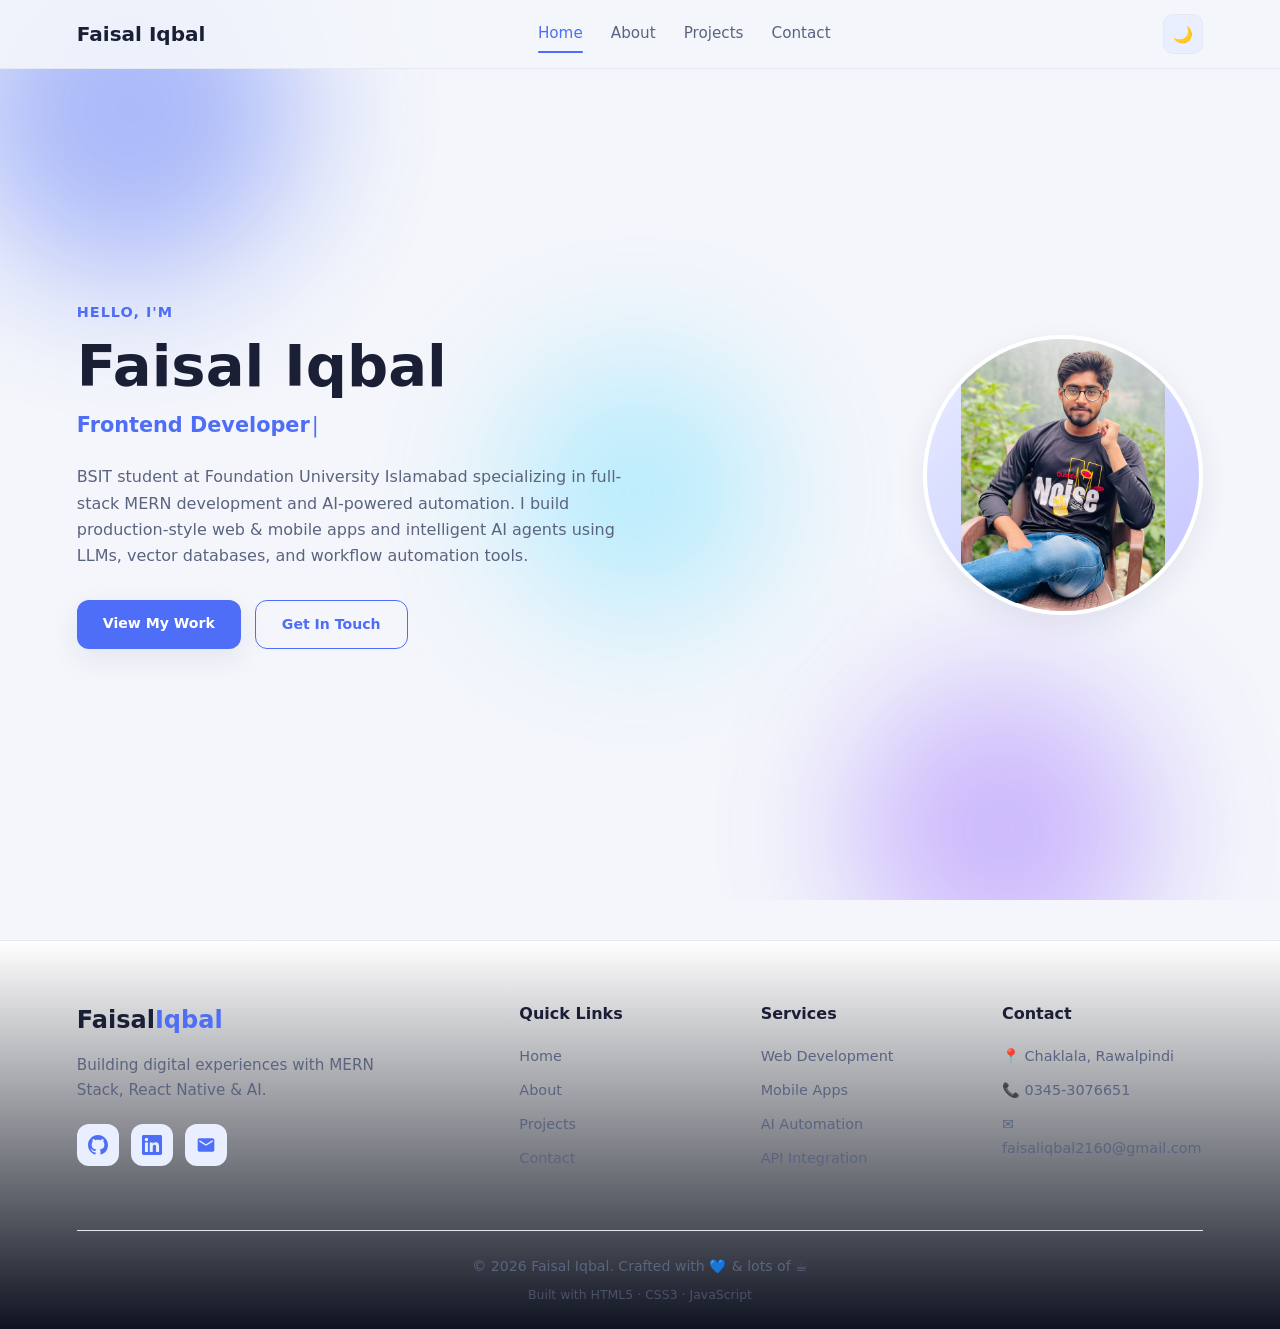
<file: Task7_Multi-Page-Website-Portfolio/index.html>
<!DOCTYPE html>
<html lang="en">
<head>
  <meta charset="UTF-8" />
  <meta name="viewport" content="width=device-width, initial-scale=1.0" />
  <title>Faisal Iqbal | Frontend &amp; MERN Stack Developer</title>
  <meta name="description" content="Faisal Iqbal — Frontend & MERN Stack Developer portfolio." />
  <link rel="stylesheet" href="css/style.css" />
</head>
<body>

  <!-- ============ NAVBAR ============ -->
  <header>
    <nav>
      <div class="logo">Faisal<span> </span>Iqbal</div>
      <div class="nav-links" id="navLinks">
        <a href="index.html" class="active">Home</a>
        <a href="about.html">About</a>
        <a href="projects.html">Projects</a>
        <a href="contact.html">Contact</a>
      </div>
      <div class="nav-actions">
        <button class="theme-btn" id="themeBtn" type="button" aria-label="Toggle dark mode">
          <span class="icon">&#127769;</span>
        </button>
        <button class="menu-btn" id="menuBtn" type="button" aria-label="Toggle menu" aria-expanded="false" aria-controls="navLinks">
          <span class="bar"></span>
        </button>
      </div>
    </nav>
  </header>

  <main>

    <!-- ============ HERO ============ -->
    <section class="hero" id="home">
      <div class="hero-bg" aria-hidden="true">
        <span class="blob blob-1"></span>
        <span class="blob blob-2"></span>
        <span class="blob blob-3"></span>
      </div>

      <div class="hero-text reveal">
        <p class="greet">HELLO, I'M</p>
        <h1>Faisal Iqbal</h1>
        <p class="role">
          <span class="visually-hidden">Frontend Developer, MERN Stack Developer, React Native Developer, AI Automation Engineer</span>
          <span id="roleText" class="role-text" aria-hidden="true"></span><span class="role-cursor" aria-hidden="true">|</span>
        </p>
        <p class="bio">
          BSIT student at Foundation University Islamabad specializing in full-stack MERN
          development and AI-powered automation. I build production-style web &amp; mobile apps
          and intelligent AI agents using LLMs, vector databases, and workflow automation tools.
        </p>
        <div class="hero-btns">
          <a href="projects.html" class="btn btn-primary">View My Work</a>
          <a href="contact.html" class="btn btn-outline">Get In Touch</a>
        </div>
      </div>

      <figure class="hero-avatar reveal">
        <img src="profile.jpeg" alt="Faisal Iqbal"
             onerror="this.style.display='none'; this.nextElementSibling.style.display='grid';" />
        <span class="avatar-fallback">FI</span>
      </figure>
    </section>

  </main>

  <!-- ============ FOOTER ============ -->
  <footer class="footer-modern">
    <div class="footer-container">
      <div class="footer-brand">
        <div class="footer-logo">Faisal<span>Iqbal</span></div>
        <p class="footer-tagline">Building digital experiences with MERN Stack, React Native &amp; AI.</p>
        <div class="footer-socials">
          <a href="https://github.com/FaisalIqbal216" target="_blank" rel="noopener" aria-label="GitHub">
            <svg viewBox="0 0 24 24" fill="currentColor"><path d="M12 0C5.37 0 0 5.37 0 12c0 5.31 3.435 9.795 8.205 11.385.6.105.825-.255.825-.57 0-.285-.015-1.23-.015-2.235-3.015.555-3.795-.735-4.035-1.41-.135-.345-.72-1.41-1.23-1.695-.42-.225-1.02-.78-.015-.795.945-.015 1.62.87 1.845 1.23 1.08 1.815 2.805 1.305 3.495.99.105-.78.42-1.305.765-1.605-2.67-.3-5.46-1.335-5.46-5.925 0-1.305.465-2.385 1.23-3.225-.12-.3-.54-1.53.12-3.18 0 0 1.005-.315 3.3 1.23.96-.27 1.98-.405 3-.405s2.04.135 3 .405c2.295-1.56 3.3-1.23 3.3-1.23.66 1.65.24 2.88.12 3.18.765.84 1.23 1.905 1.23 3.225 0 4.605-2.805 5.625-5.475 5.925.435.375.81 1.095.81 2.22 0 1.605-.015 2.895-.015 3.3 0 .315.225.69.825.57A12.02 12.02 0 0024 12c0-6.63-5.37-12-12-12z"/></svg>
          </a>
          <a href="https://linkedin.com/in/faisal-iqbal-tech" target="_blank" rel="noopener" aria-label="LinkedIn">
            <svg viewBox="0 0 24 24" fill="currentColor"><path d="M20.447 20.452h-3.554v-5.569c0-1.328-.027-3.037-1.852-3.037-1.853 0-2.136 1.445-2.136 2.939v5.667H9.351V9h3.414v1.561h.046c.477-.9 1.637-1.85 3.37-1.85 3.601 0 4.267 2.37 4.267 5.455v6.286zM5.337 7.433a2.062 2.062 0 01-2.063-2.065 2.064 2.064 0 112.063 2.065zm1.782 13.019H3.555V9h3.564v11.452zM22.225 0H1.771C.792 0 0 .774 0 1.729v20.542C0 23.227.792 24 1.771 24h20.451C23.2 24 24 23.227 24 22.271V1.729C24 .774 23.2 0 22.222 0h.003z"/></svg>
          </a>
          <a href="mailto:faisaliqbal2160@gmail.com" aria-label="Email">
            <svg viewBox="0 0 24 24" fill="currentColor"><path d="M20 4H4c-1.1 0-1.99.9-1.99 2L2 18c0 1.1.9 2 2 2h16c1.1 0 2-.9 2-2V6c0-1.1-.9-2-2-2zm0 4l-8 5-8-5V6l8 5 8-5v2z"/></svg>
          </a>
        </div>
      </div>
      <div class="footer-links-group">
        <h4>Quick Links</h4>
        <a href="index.html">Home</a>
        <a href="about.html">About</a>
        <a href="projects.html">Projects</a>
        <a href="contact.html">Contact</a>
      </div>
      <div class="footer-links-group">
        <h4>Services</h4>
        <span>Web Development</span>
        <span>Mobile Apps</span>
        <span>AI Automation</span>
        <span>API Integration</span>
      </div>
      <div class="footer-links-group">
        <h4>Contact</h4>
        <span>📍 Chaklala, Rawalpindi</span>
        <span>📞 0345-3076651</span>
        <span>✉️ faisaliqbal2160@gmail.com</span>
      </div>
    </div>
    <div class="footer-bottom">
      <p>© <span id="year"></span> Faisal Iqbal. Crafted with 💙 &amp; lots of ☕</p>
      <p class="footer-tech">Built with HTML5 · CSS3 · JavaScript</p>
    </div>
  </footer>

  <script src="js/script.js"></script>
</body>
</html>
</file>
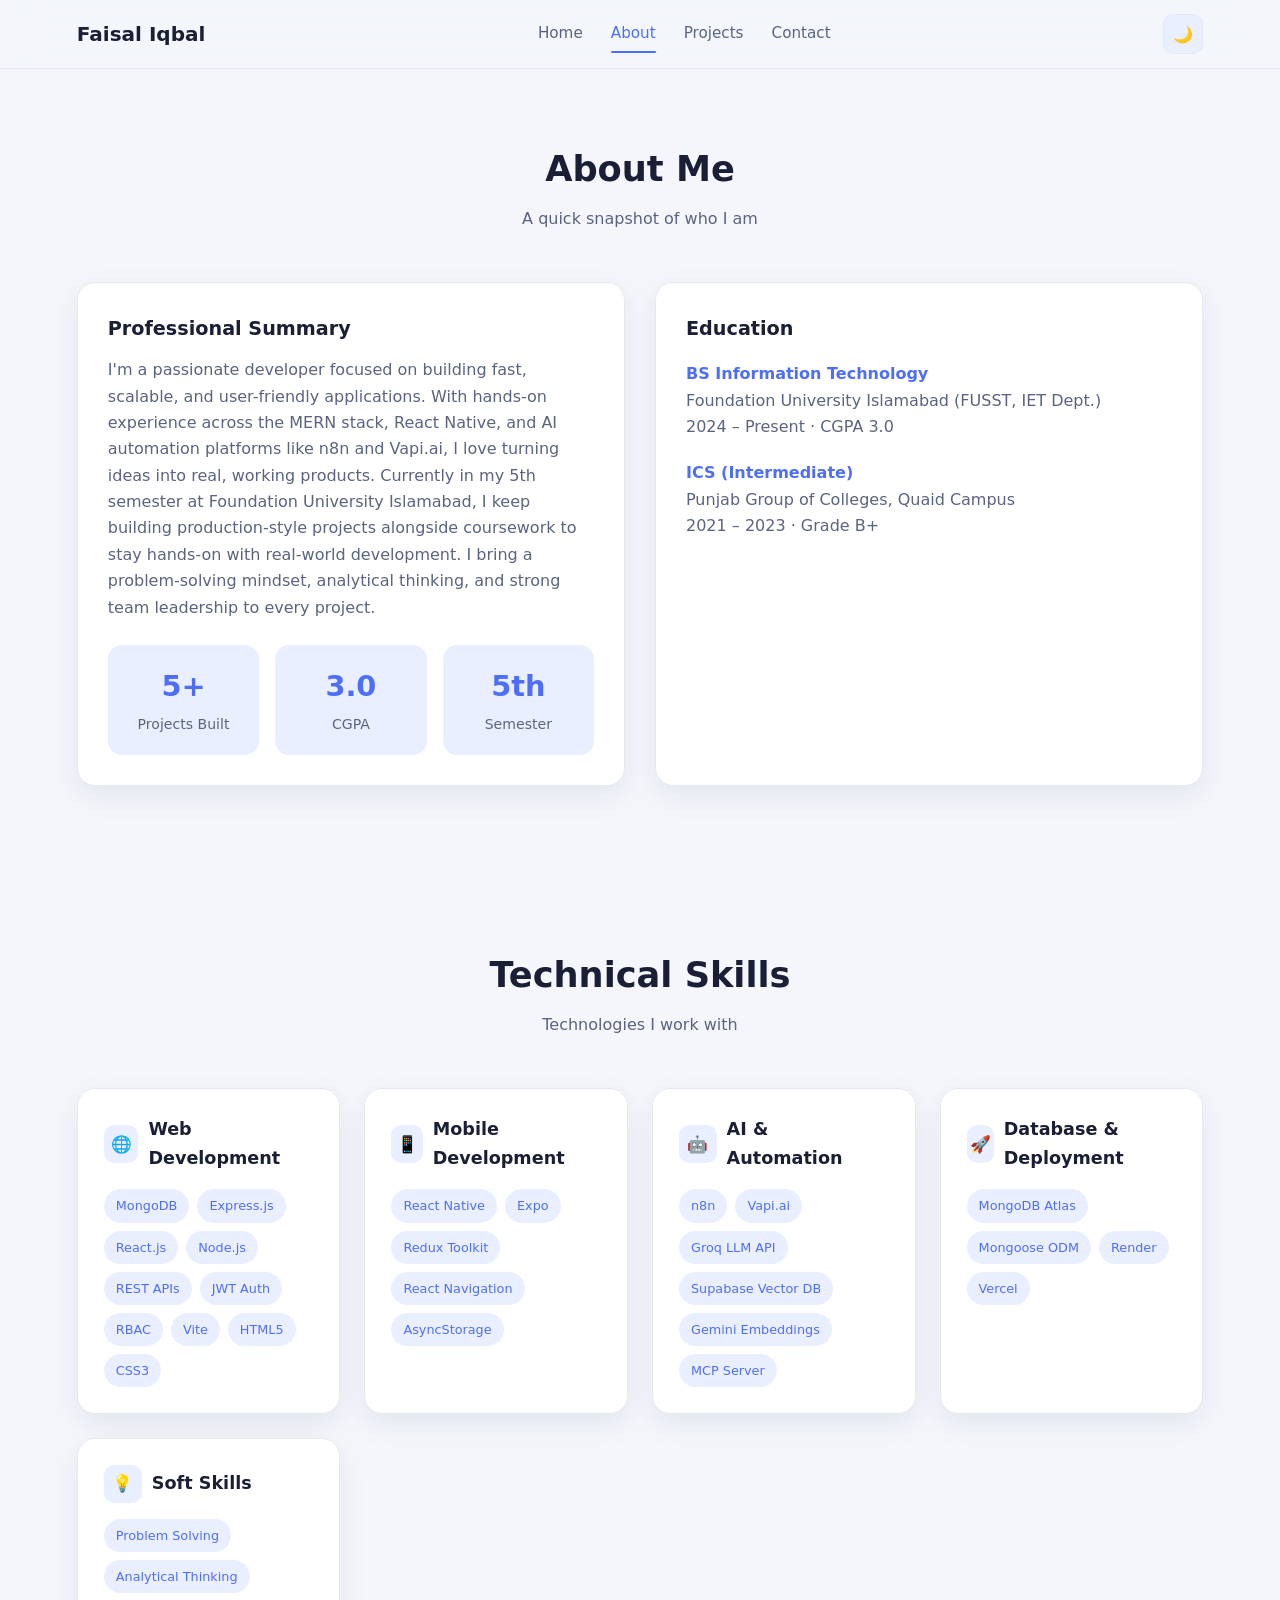
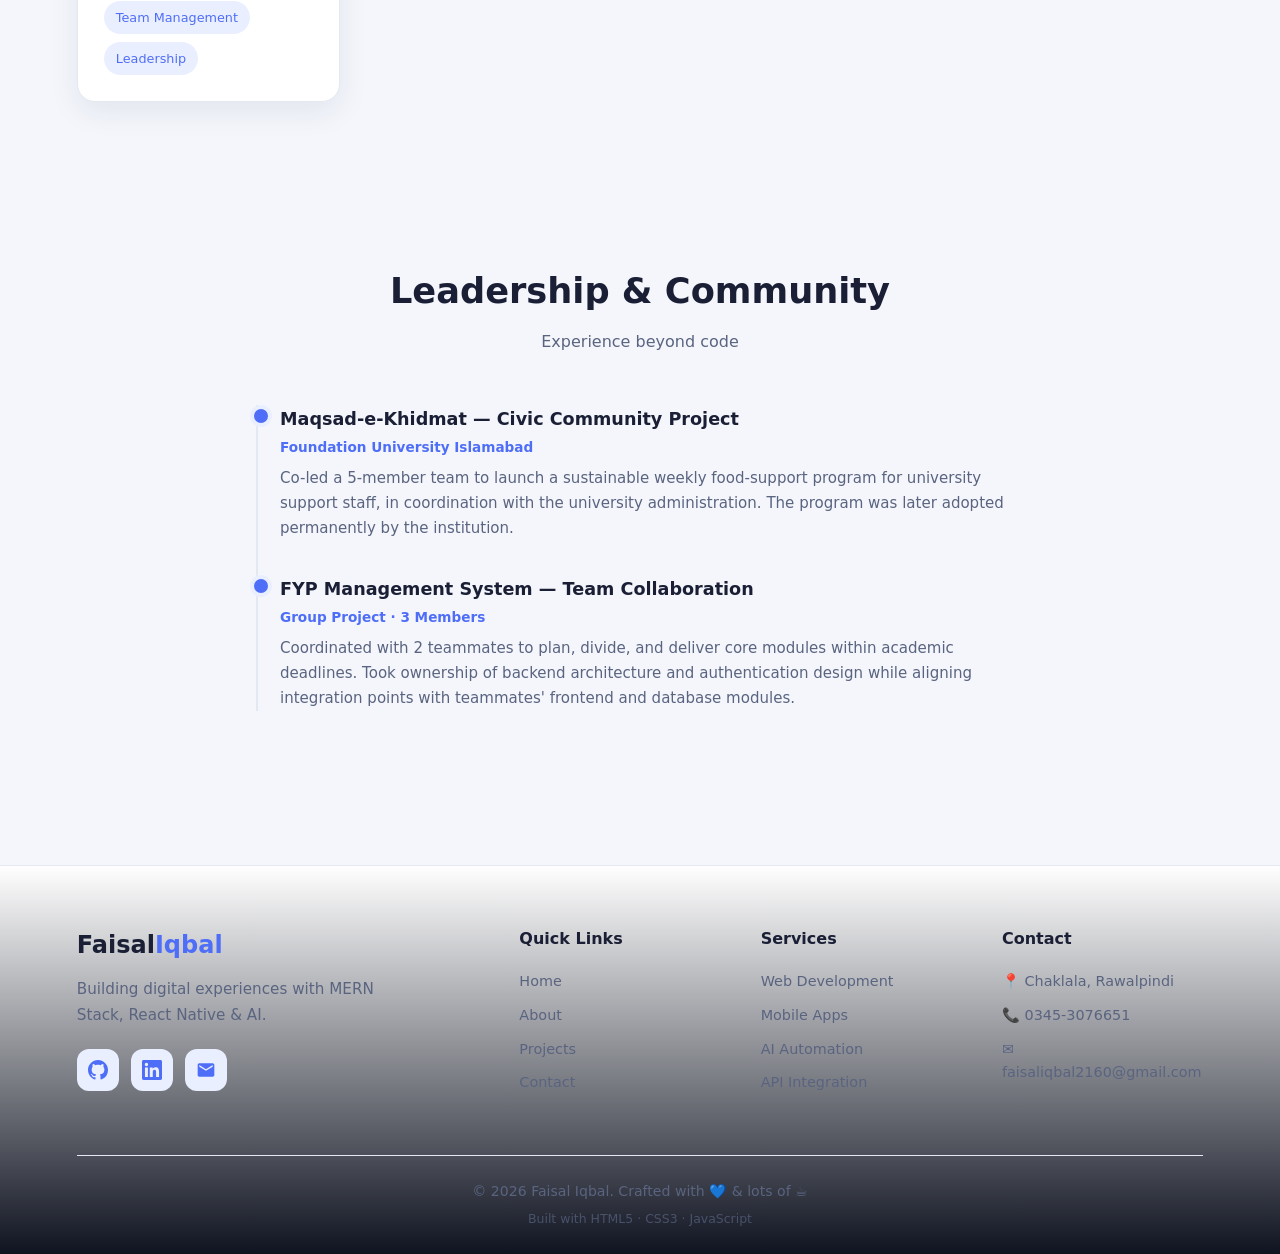
<file: Task7_Multi-Page-Website-Portfolio/about.html>
<!DOCTYPE html>
<html lang="en">
<head>
  <meta charset="UTF-8" />
  <meta name="viewport" content="width=device-width, initial-scale=1.0" />
  <title>About | Faisal Iqbal</title>
  <meta name="description" content="About Faisal Iqbal — education, technical skills, and leadership experience." />
  <link rel="stylesheet" href="css/style.css" />
</head>
<body>

  <!-- ============ NAVBAR ============ -->
  <header>
    <nav>
      <div class="logo">Faisal<span> </span>Iqbal</div>
      <div class="nav-links" id="navLinks">
        <a href="index.html">Home</a>
        <a href="about.html" class="active">About</a>
        <a href="projects.html">Projects</a>
        <a href="contact.html">Contact</a>
      </div>
      <div class="nav-actions">
        <button class="theme-btn" id="themeBtn" type="button" aria-label="Toggle dark mode">
          <span class="icon">&#127769;</span>
        </button>
        <button class="menu-btn" id="menuBtn" type="button" aria-label="Toggle menu" aria-expanded="false" aria-controls="navLinks">
          <span class="bar"></span>
        </button>
      </div>
    </nav>
  </header>

  <main style="padding-top: 60px;">

    <!-- ============ ABOUT ============ -->
    <section id="about">
      <h2 class="section-title reveal">About Me</h2>
      <p class="section-sub reveal">A quick snapshot of who I am</p>
      <div class="about-grid">
        <article class="about-card reveal">
          <h3>Professional Summary</h3>
          <p style="color:var(--text-soft); margin-top:12px;">
            I'm a passionate developer focused on building fast, scalable, and user-friendly
            applications. With hands-on experience across the MERN stack, React Native, and
            AI automation platforms like n8n and Vapi.ai, I love turning ideas into real,
            working products. Currently in my 5th semester at Foundation University Islamabad,
            I keep building production-style projects alongside coursework to stay hands-on
            with real-world development. I bring a problem-solving mindset, analytical
            thinking, and strong team leadership to every project.
          </p>
          <div class="stats">
            <div class="stat"><b data-target="5" data-suffix="+">0</b><span>Projects Built</span></div>
            <div class="stat"><b data-target="3" data-decimals="1">0.0</b><span>CGPA</span></div>
            <div class="stat"><b>5th</b><span>Semester</span></div>
          </div>
        </article>
        <article class="about-card reveal">
          <h3>Education</h3>
          <div style="margin-top:16px;">
            <h4 style="color:var(--accent);">BS Information Technology</h4>
            <p style="color:var(--text-soft);">Foundation University Islamabad (FUSST, IET Dept.)<br>2024 – Present · CGPA 3.0</p>
          </div>
          <div style="margin-top:20px;">
            <h4 style="color:var(--accent);">ICS (Intermediate)</h4>
            <p style="color:var(--text-soft);">Punjab Group of Colleges, Quaid Campus<br>2021 – 2023 · Grade B+</p>
          </div>
        </article>
      </div>
    </section>

    <!-- ============ SKILLS ============ -->
    <section id="skills">
      <h2 class="section-title reveal">Technical Skills</h2>
      <p class="section-sub reveal">Technologies I work with</p>
      <div class="skills-grid">
        <article class="skill-card reveal">
          <h3><span class="ic">🌐</span> Web Development</h3>
          <ul class="tags">
            <li class="tag">MongoDB</li><li class="tag">Express.js</li>
            <li class="tag">React.js</li><li class="tag">Node.js</li>
            <li class="tag">REST APIs</li><li class="tag">JWT Auth</li>
            <li class="tag">RBAC</li><li class="tag">Vite</li>
            <li class="tag">HTML5</li><li class="tag">CSS3</li>
          </ul>
        </article>
        <article class="skill-card reveal">
          <h3><span class="ic">📱</span> Mobile Development</h3>
          <ul class="tags">
            <li class="tag">React Native</li><li class="tag">Expo</li>
            <li class="tag">Redux Toolkit</li><li class="tag">React Navigation</li>
            <li class="tag">AsyncStorage</li>
          </ul>
        </article>
        <article class="skill-card reveal">
          <h3><span class="ic">🤖</span> AI &amp; Automation</h3>
          <ul class="tags">
            <li class="tag">n8n</li><li class="tag">Vapi.ai</li>
            <li class="tag">Groq LLM API</li><li class="tag">Supabase Vector DB</li>
            <li class="tag">Gemini Embeddings</li><li class="tag">MCP Server</li>
          </ul>
        </article>
        <article class="skill-card reveal">
          <h3><span class="ic">🚀</span> Database &amp; Deployment</h3>
          <ul class="tags">
            <li class="tag">MongoDB Atlas</li><li class="tag">Mongoose ODM</li>
            <li class="tag">Render</li><li class="tag">Vercel</li>
          </ul>
        </article>
        <article class="skill-card reveal">
          <h3><span class="ic">💡</span> Soft Skills</h3>
          <ul class="tags">
            <li class="tag">Problem Solving</li><li class="tag">Analytical Thinking</li>
            <li class="tag">Team Management</li><li class="tag">Leadership</li>
          </ul>
        </article>
      </div>
    </section>

    <!-- ============ EXPERIENCE / LEADERSHIP ============ -->
    <section id="experience">
      <h2 class="section-title reveal">Leadership &amp; Community</h2>
      <p class="section-sub reveal">Experience beyond code</p>
      <div class="timeline">
        <article class="tl-item reveal">
          <h3>Maqsad-e-Khidmat — Civic Community Project</h3>
          <div class="when">Foundation University Islamabad</div>
          <p>Co-led a 5-member team to launch a sustainable weekly food-support program for
          university support staff, in coordination with the university administration. The program
          was later adopted permanently by the institution.</p>
        </article>
        <article class="tl-item reveal">
          <h3>FYP Management System — Team Collaboration</h3>
          <div class="when">Group Project · 3 Members</div>
          <p>Coordinated with 2 teammates to plan, divide, and deliver core modules within academic
          deadlines. Took ownership of backend architecture and authentication design while aligning
          integration points with teammates' frontend and database modules.</p>
        </article>
      </div>
    </section>

  </main>

  <!-- ============ FOOTER ============ -->
  <footer class="footer-modern">
    <div class="footer-container">
      <div class="footer-brand">
        <div class="footer-logo">Faisal<span>Iqbal</span></div>
        <p class="footer-tagline">Building digital experiences with MERN Stack, React Native &amp; AI.</p>
        <div class="footer-socials">
          <a href="https://github.com/FaisalIqbal216" target="_blank" rel="noopener" aria-label="GitHub">
            <svg viewBox="0 0 24 24" fill="currentColor"><path d="M12 0C5.37 0 0 5.37 0 12c0 5.31 3.435 9.795 8.205 11.385.6.105.825-.255.825-.57 0-.285-.015-1.23-.015-2.235-3.015.555-3.795-.735-4.035-1.41-.135-.345-.72-1.41-1.23-1.695-.42-.225-1.02-.78-.015-.795.945-.015 1.62.87 1.845 1.23 1.08 1.815 2.805 1.305 3.495.99.105-.78.42-1.305.765-1.605-2.67-.3-5.46-1.335-5.46-5.925 0-1.305.465-2.385 1.23-3.225-.12-.3-.54-1.53.12-3.18 0 0 1.005-.315 3.3 1.23.96-.27 1.98-.405 3-.405s2.04.135 3 .405c2.295-1.56 3.3-1.23 3.3-1.23.66 1.65.24 2.88.12 3.18.765.84 1.23 1.905 1.23 3.225 0 4.605-2.805 5.625-5.475 5.925.435.375.81 1.095.81 2.22 0 1.605-.015 2.895-.015 3.3 0 .315.225.69.825.57A12.02 12.02 0 0024 12c0-6.63-5.37-12-12-12z"/></svg>
          </a>
          <a href="https://linkedin.com/in/faisal-iqbal-tech" target="_blank" rel="noopener" aria-label="LinkedIn">
            <svg viewBox="0 0 24 24" fill="currentColor"><path d="M20.447 20.452h-3.554v-5.569c0-1.328-.027-3.037-1.852-3.037-1.853 0-2.136 1.445-2.136 2.939v5.667H9.351V9h3.414v1.561h.046c.477-.9 1.637-1.85 3.37-1.85 3.601 0 4.267 2.37 4.267 5.455v6.286zM5.337 7.433a2.062 2.062 0 01-2.063-2.065 2.064 2.064 0 112.063 2.065zm1.782 13.019H3.555V9h3.564v11.452zM22.225 0H1.771C.792 0 0 .774 0 1.729v20.542C0 23.227.792 24 1.771 24h20.451C23.2 24 24 23.227 24 22.271V1.729C24 .774 23.2 0 22.222 0h.003z"/></svg>
          </a>
          <a href="mailto:faisaliqbal2160@gmail.com" aria-label="Email">
            <svg viewBox="0 0 24 24" fill="currentColor"><path d="M20 4H4c-1.1 0-1.99.9-1.99 2L2 18c0 1.1.9 2 2 2h16c1.1 0 2-.9 2-2V6c0-1.1-.9-2-2-2zm0 4l-8 5-8-5V6l8 5 8-5v2z"/></svg>
          </a>
        </div>
      </div>
      <div class="footer-links-group">
        <h4>Quick Links</h4>
        <a href="index.html">Home</a>
        <a href="about.html">About</a>
        <a href="projects.html">Projects</a>
        <a href="contact.html">Contact</a>
      </div>
      <div class="footer-links-group">
        <h4>Services</h4>
        <span>Web Development</span>
        <span>Mobile Apps</span>
        <span>AI Automation</span>
        <span>API Integration</span>
      </div>
      <div class="footer-links-group">
        <h4>Contact</h4>
        <span>📍 Chaklala, Rawalpindi</span>
        <span>📞 0345-3076651</span>
        <span>✉️ faisaliqbal2160@gmail.com</span>
      </div>
    </div>
    <div class="footer-bottom">
      <p>© <span id="year"></span> Faisal Iqbal. Crafted with 💙 &amp; lots of ☕</p>
      <p class="footer-tech">Built with HTML5 · CSS3 · JavaScript</p>
    </div>
  </footer>

  <script src="js/script.js"></script>
</body>
</html>
</file>
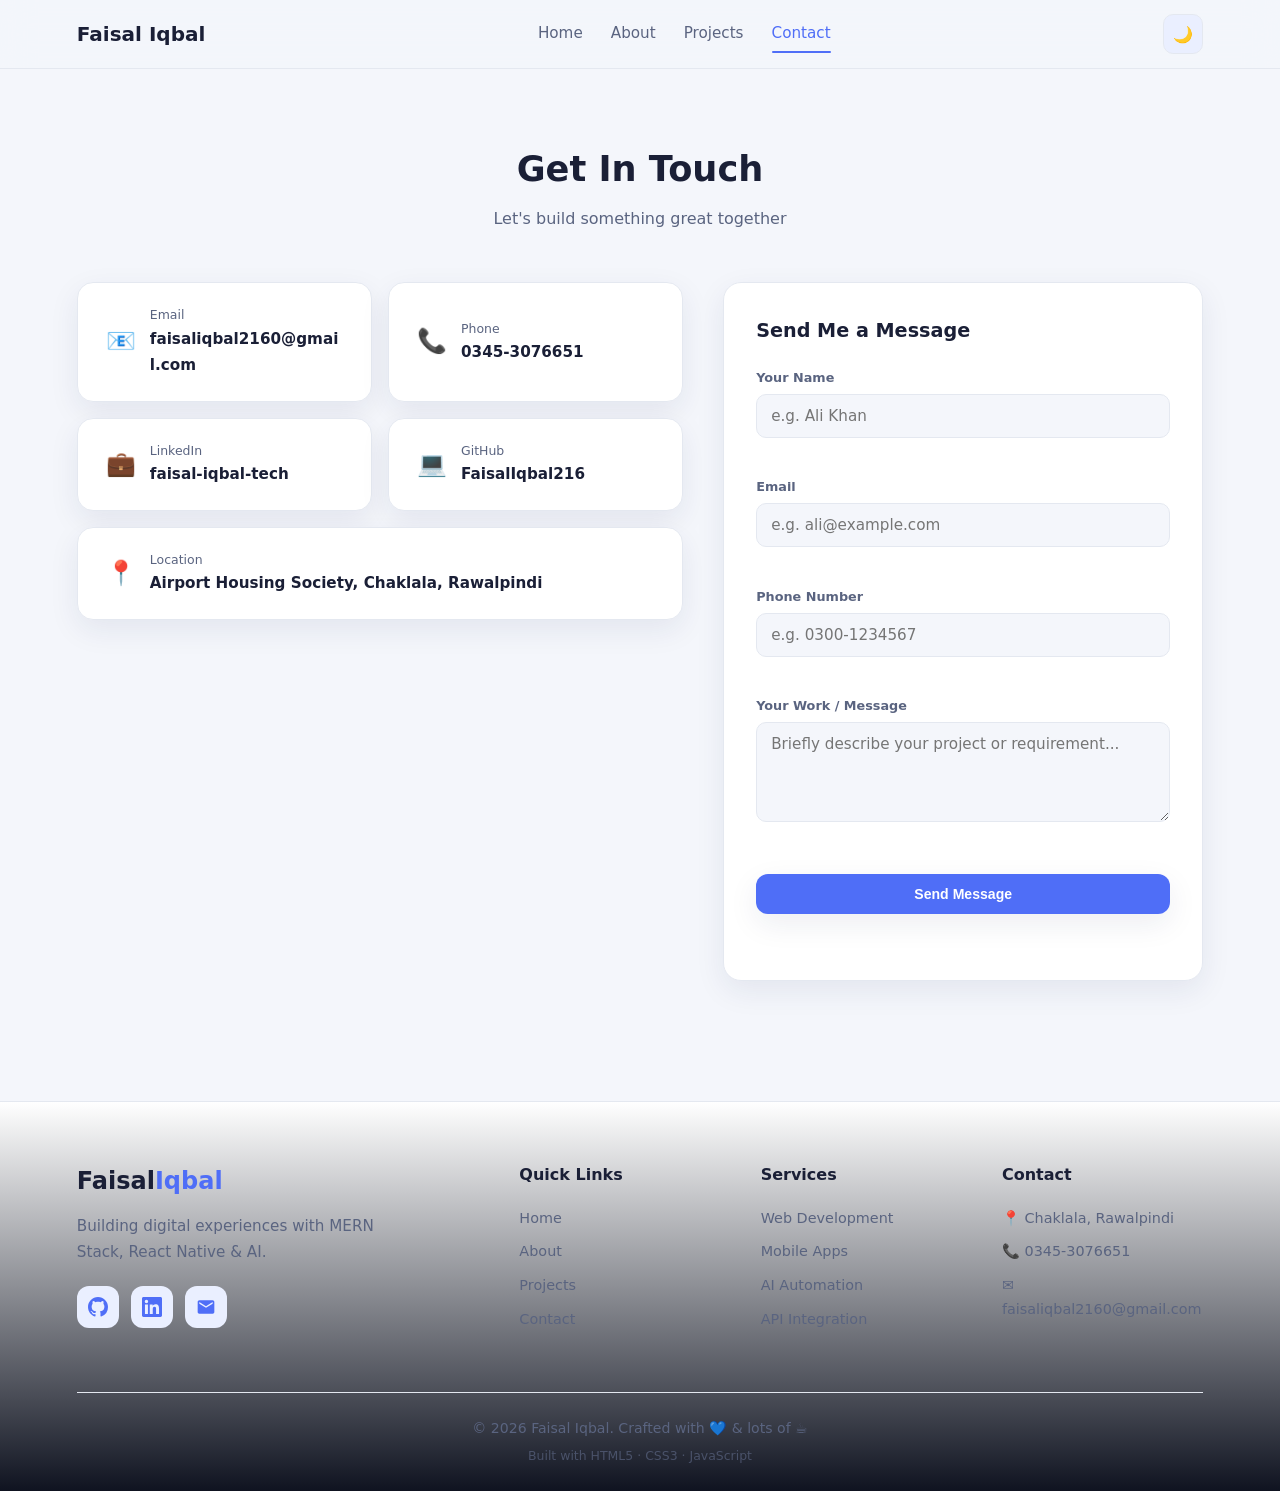
<file: Task7_Multi-Page-Website-Portfolio/contact.html>
<!DOCTYPE html>
<html lang="en">
<head>
  <meta charset="UTF-8" />
  <meta name="viewport" content="width=device-width, initial-scale=1.0" />
  <title>Contact | Faisal Iqbal</title>
  <meta name="description" content="Get in touch with Faisal Iqbal." />
  <link rel="stylesheet" href="css/style.css" />
</head>
<body>

  <!-- ============ NAVBAR ============ -->
  <header>
    <nav>
      <div class="logo">Faisal<span> </span>Iqbal</div>
      <div class="nav-links" id="navLinks">
        <a href="index.html">Home</a>
        <a href="about.html">About</a>
        <a href="projects.html">Projects</a>
        <a href="contact.html" class="active">Contact</a>
      </div>
      <div class="nav-actions">
        <button class="theme-btn" id="themeBtn" type="button" aria-label="Toggle dark mode">
          <span class="icon">&#127769;</span>
        </button>
        <button class="menu-btn" id="menuBtn" type="button" aria-label="Toggle menu" aria-expanded="false" aria-controls="navLinks">
          <span class="bar"></span>
        </button>
      </div>
    </nav>
  </header>

  <main style="padding-top: 60px;">

    <!-- ============ CONTACT ============ -->
    <section id="contact">
      <h2 class="section-title reveal">Get In Touch</h2>
      <p class="section-sub reveal">Let's build something great together</p>

      <div class="contact-wrapper">

        <div class="contact-grid">
          <a href="mailto:faisaliqbal2160@gmail.com" class="contact-card reveal">
            <span class="ic">📧</span>
            <div><span class="lbl">Email</span><span class="val">faisaliqbal2160@gmail.com</span></div>
          </a>
          <a href="tel:03453076651" class="contact-card reveal">
            <span class="ic">📞</span>
            <div><span class="lbl">Phone</span><span class="val">0345-3076651</span></div>
          </a>
          <a href="https://linkedin.com/in/faisal-iqbal-tech" target="_blank" rel="noopener" class="contact-card reveal">
            <span class="ic">💼</span>
            <div><span class="lbl">LinkedIn</span><span class="val">faisal-iqbal-tech</span></div>
          </a>
          <a href="https://github.com/FaisalIqbal216" target="_blank" rel="noopener" class="contact-card reveal">
            <span class="ic">💻</span>
            <div><span class="lbl">GitHub</span><span class="val">FaisalIqbal216</span></div>
          </a>
          <div class="contact-card reveal">
            <span class="ic">📍</span>
            <div><span class="lbl">Location</span><span class="val">Airport Housing Society, Chaklala, Rawalpindi</span></div>
          </div>
        </div>

        <!-- ===== CONTACT FORM (inline validation, WhatsApp hand-off) ===== -->
        <form class="contact-form reveal" id="contactForm" novalidate>
          <h3>Send Me a Message</h3>
          <p id="formStatus" class="visually-hidden" role="status" aria-live="polite"></p>

          <div class="form-group">
            <label for="name">Your Name</label>
            <input type="text" id="name" name="name" placeholder="e.g. Ali Khan" aria-describedby="name-error" aria-invalid="false" />
            <span class="field-error" id="name-error" role="alert"></span>
          </div>

          <div class="form-group">
            <label for="email">Email</label>
            <input type="email" id="email" name="email" placeholder="e.g. ali@example.com" aria-describedby="email-error" aria-invalid="false" />
            <span class="field-error" id="email-error" role="alert"></span>
          </div>

          <div class="form-group">
            <label for="phone">Phone Number</label>
            <input type="tel" id="phone" name="phone" placeholder="e.g. 0300-1234567" aria-describedby="phone-error" aria-invalid="false" />
            <span class="field-error" id="phone-error" role="alert"></span>
          </div>

          <div class="form-group">
            <label for="message">Your Work / Message</label>
            <textarea id="message" name="message" rows="4" placeholder="Briefly describe your project or requirement..." aria-describedby="message-error" aria-invalid="false"></textarea>
            <span class="field-error" id="message-error" role="alert"></span>
          </div>

          <button type="submit" class="btn btn-primary form-submit"><span class="btn-label">Send Message</span></button>
          <p class="form-note" id="formNote"></p>
        </form>

      </div>
    </section>

  </main>

  <!-- ============ FOOTER ============ -->
  <footer class="footer-modern">
    <div class="footer-container">
      <div class="footer-brand">
        <div class="footer-logo">Faisal<span>Iqbal</span></div>
        <p class="footer-tagline">Building digital experiences with MERN Stack, React Native &amp; AI.</p>
        <div class="footer-socials">
          <a href="https://github.com/FaisalIqbal216" target="_blank" rel="noopener" aria-label="GitHub">
            <svg viewBox="0 0 24 24" fill="currentColor"><path d="M12 0C5.37 0 0 5.37 0 12c0 5.31 3.435 9.795 8.205 11.385.6.105.825-.255.825-.57 0-.285-.015-1.23-.015-2.235-3.015.555-3.795-.735-4.035-1.41-.135-.345-.72-1.41-1.23-1.695-.42-.225-1.02-.78-.015-.795.945-.015 1.62.87 1.845 1.23 1.08 1.815 2.805 1.305 3.495.99.105-.78.42-1.305.765-1.605-2.67-.3-5.46-1.335-5.46-5.925 0-1.305.465-2.385 1.23-3.225-.12-.3-.54-1.53.12-3.18 0 0 1.005-.315 3.3 1.23.96-.27 1.98-.405 3-.405s2.04.135 3 .405c2.295-1.56 3.3-1.23 3.3-1.23.66 1.65.24 2.88.12 3.18.765.84 1.23 1.905 1.23 3.225 0 4.605-2.805 5.625-5.475 5.925.435.375.81 1.095.81 2.22 0 1.605-.015 2.895-.015 3.3 0 .315.225.69.825.57A12.02 12.02 0 0024 12c0-6.63-5.37-12-12-12z"/></svg>
          </a>
          <a href="https://linkedin.com/in/faisal-iqbal-tech" target="_blank" rel="noopener" aria-label="LinkedIn">
            <svg viewBox="0 0 24 24" fill="currentColor"><path d="M20.447 20.452h-3.554v-5.569c0-1.328-.027-3.037-1.852-3.037-1.853 0-2.136 1.445-2.136 2.939v5.667H9.351V9h3.414v1.561h.046c.477-.9 1.637-1.85 3.37-1.85 3.601 0 4.267 2.37 4.267 5.455v6.286zM5.337 7.433a2.062 2.062 0 01-2.063-2.065 2.064 2.064 0 112.063 2.065zm1.782 13.019H3.555V9h3.564v11.452zM22.225 0H1.771C.792 0 0 .774 0 1.729v20.542C0 23.227.792 24 1.771 24h20.451C23.2 24 24 23.227 24 22.271V1.729C24 .774 23.2 0 22.222 0h.003z"/></svg>
          </a>
          <a href="mailto:faisaliqbal2160@gmail.com" aria-label="Email">
            <svg viewBox="0 0 24 24" fill="currentColor"><path d="M20 4H4c-1.1 0-1.99.9-1.99 2L2 18c0 1.1.9 2 2 2h16c1.1 0 2-.9 2-2V6c0-1.1-.9-2-2-2zm0 4l-8 5-8-5V6l8 5 8-5v2z"/></svg>
          </a>
        </div>
      </div>
      <div class="footer-links-group">
        <h4>Quick Links</h4>
        <a href="index.html">Home</a>
        <a href="about.html">About</a>
        <a href="projects.html">Projects</a>
        <a href="contact.html">Contact</a>
      </div>
      <div class="footer-links-group">
        <h4>Services</h4>
        <span>Web Development</span>
        <span>Mobile Apps</span>
        <span>AI Automation</span>
        <span>API Integration</span>
      </div>
      <div class="footer-links-group">
        <h4>Contact</h4>
        <span>📍 Chaklala, Rawalpindi</span>
        <span>📞 0345-3076651</span>
        <span>✉️ faisaliqbal2160@gmail.com</span>
      </div>
    </div>
    <div class="footer-bottom">
      <p>© <span id="year"></span> Faisal Iqbal. Crafted with 💙 &amp; lots of ☕</p>
      <p class="footer-tech">Built with HTML5 · CSS3 · JavaScript</p>
    </div>
  </footer>

  <script src="js/script.js"></script>
</body>
</html>
</file>
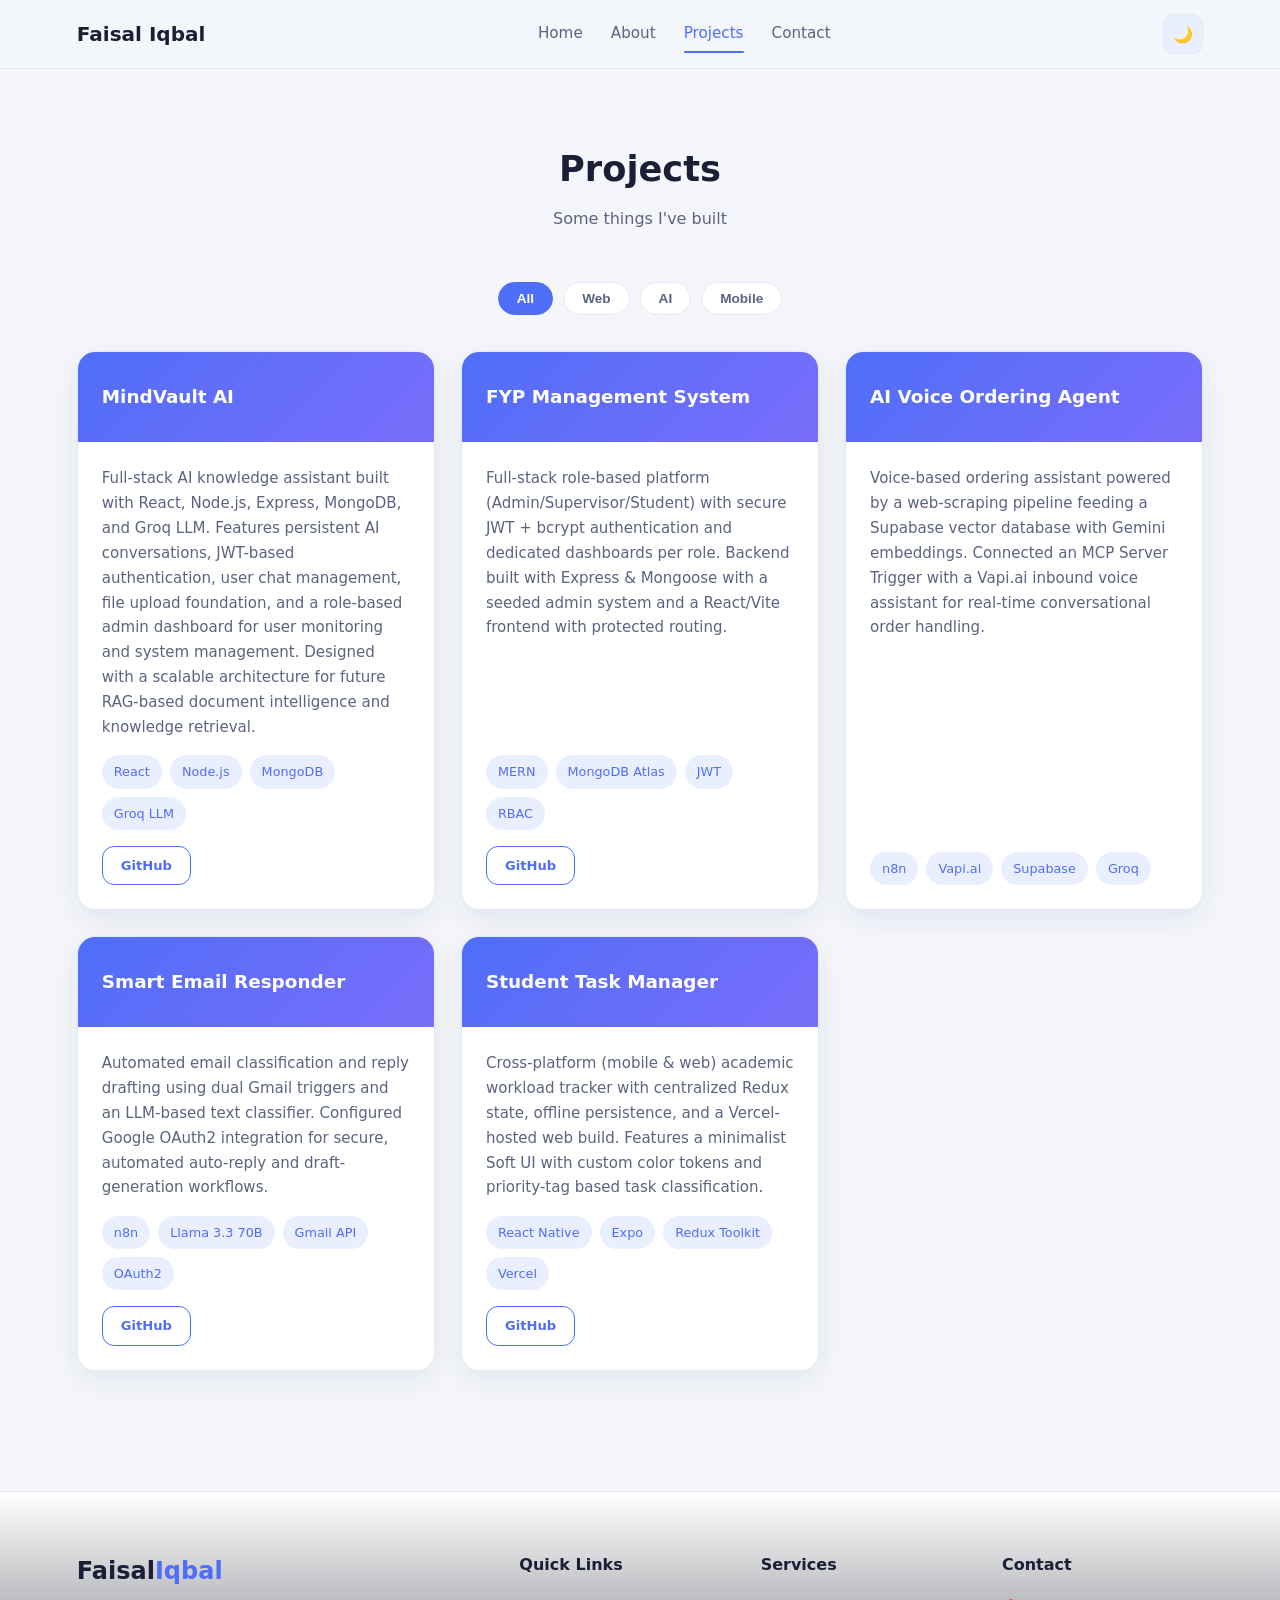
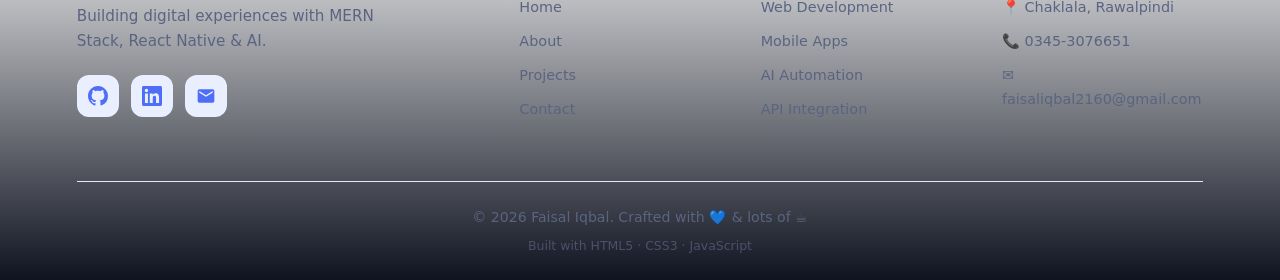
<file: Task7_Multi-Page-Website-Portfolio/projects.html>
<!DOCTYPE html>
<html lang="en">
<head>
  <meta charset="UTF-8" />
  <meta name="viewport" content="width=device-width, initial-scale=1.0" />
  <title>Projects | Faisal Iqbal</title>
  <meta name="description" content="Projects built by Faisal Iqbal — MERN stack, React Native, and AI automation." />
  <link rel="stylesheet" href="css/style.css" />
</head>
<body>

  <!-- ============ NAVBAR ============ -->
  <header>
    <nav>
      <div class="logo">Faisal<span> </span>Iqbal</div>
      <div class="nav-links" id="navLinks">
        <a href="index.html">Home</a>
        <a href="about.html">About</a>
        <a href="projects.html" class="active">Projects</a>
        <a href="contact.html">Contact</a>
      </div>
      <div class="nav-actions">
        <button class="theme-btn" id="themeBtn" type="button" aria-label="Toggle dark mode">
          <span class="icon">&#127769;</span>
        </button>
        <button class="menu-btn" id="menuBtn" type="button" aria-label="Toggle menu" aria-expanded="false" aria-controls="navLinks">
          <span class="bar"></span>
        </button>
      </div>
    </nav>
  </header>

  <main style="padding-top: 60px;">

    <!-- ============ PROJECTS ============ -->
    <!-- Cards below are rendered by js/script.js from the PROJECTS array in
         js/projects-data.js — nothing here is hardcoded per project. -->
    <section id="projects">
      <h2 class="section-title reveal">Projects</h2>
      <p class="section-sub reveal">Some things I've built</p>
      <div class="project-filters" id="projectFilters"></div>
      <div class="projects-grid" id="projectsGrid">
        <!-- populated by JS -->
      </div>
    </section>

  </main>

  <!-- ============ FOOTER ============ -->
  <footer class="footer-modern">
    <div class="footer-container">
      <div class="footer-brand">
        <div class="footer-logo">Faisal<span>Iqbal</span></div>
        <p class="footer-tagline">Building digital experiences with MERN Stack, React Native &amp; AI.</p>
        <div class="footer-socials">
          <a href="https://github.com/FaisalIqbal216" target="_blank" rel="noopener" aria-label="GitHub">
            <svg viewBox="0 0 24 24" fill="currentColor"><path d="M12 0C5.37 0 0 5.37 0 12c0 5.31 3.435 9.795 8.205 11.385.6.105.825-.255.825-.57 0-.285-.015-1.23-.015-2.235-3.015.555-3.795-.735-4.035-1.41-.135-.345-.72-1.41-1.23-1.695-.42-.225-1.02-.78-.015-.795.945-.015 1.62.87 1.845 1.23 1.08 1.815 2.805 1.305 3.495.99.105-.78.42-1.305.765-1.605-2.67-.3-5.46-1.335-5.46-5.925 0-1.305.465-2.385 1.23-3.225-.12-.3-.54-1.53.12-3.18 0 0 1.005-.315 3.3 1.23.96-.27 1.98-.405 3-.405s2.04.135 3 .405c2.295-1.56 3.3-1.23 3.3-1.23.66 1.65.24 2.88.12 3.18.765.84 1.23 1.905 1.23 3.225 0 4.605-2.805 5.625-5.475 5.925.435.375.81 1.095.81 2.22 0 1.605-.015 2.895-.015 3.3 0 .315.225.69.825.57A12.02 12.02 0 0024 12c0-6.63-5.37-12-12-12z"/></svg>
          </a>
          <a href="https://linkedin.com/in/faisal-iqbal-tech" target="_blank" rel="noopener" aria-label="LinkedIn">
            <svg viewBox="0 0 24 24" fill="currentColor"><path d="M20.447 20.452h-3.554v-5.569c0-1.328-.027-3.037-1.852-3.037-1.853 0-2.136 1.445-2.136 2.939v5.667H9.351V9h3.414v1.561h.046c.477-.9 1.637-1.85 3.37-1.85 3.601 0 4.267 2.37 4.267 5.455v6.286zM5.337 7.433a2.062 2.062 0 01-2.063-2.065 2.064 2.064 0 112.063 2.065zm1.782 13.019H3.555V9h3.564v11.452zM22.225 0H1.771C.792 0 0 .774 0 1.729v20.542C0 23.227.792 24 1.771 24h20.451C23.2 24 24 23.227 24 22.271V1.729C24 .774 23.2 0 22.222 0h.003z"/></svg>
          </a>
          <a href="mailto:faisaliqbal2160@gmail.com" aria-label="Email">
            <svg viewBox="0 0 24 24" fill="currentColor"><path d="M20 4H4c-1.1 0-1.99.9-1.99 2L2 18c0 1.1.9 2 2 2h16c1.1 0 2-.9 2-2V6c0-1.1-.9-2-2-2zm0 4l-8 5-8-5V6l8 5 8-5v2z"/></svg>
          </a>
        </div>
      </div>
      <div class="footer-links-group">
        <h4>Quick Links</h4>
        <a href="index.html">Home</a>
        <a href="about.html">About</a>
        <a href="projects.html">Projects</a>
        <a href="contact.html">Contact</a>
      </div>
      <div class="footer-links-group">
        <h4>Services</h4>
        <span>Web Development</span>
        <span>Mobile Apps</span>
        <span>AI Automation</span>
        <span>API Integration</span>
      </div>
      <div class="footer-links-group">
        <h4>Contact</h4>
        <span>📍 Chaklala, Rawalpindi</span>
        <span>📞 0345-3076651</span>
        <span>✉️ faisaliqbal2160@gmail.com</span>
      </div>
    </div>
    <div class="footer-bottom">
      <p>© <span id="year"></span> Faisal Iqbal. Crafted with 💙 &amp; lots of ☕</p>
      <p class="footer-tech">Built with HTML5 · CSS3 · JavaScript</p>
    </div>
  </footer>

  <script src="js/projects-data.js"></script>
  <script src="js/script.js"></script>
</body>
</html>
</file>
<file: Task1_Profile-Card/style.css>
* {
  margin: 0;
  padding: 0;
  box-sizing: border-box;
}

body {
  background-color: #f0f2f5;
  font-family: 'Inter', sans-serif;
  display: flex;
  justify-content: center;
  align-items: center;
  min-height: 100vh;
  padding: 20px;
}

.profile-card {
  background-color: #ffffff;
  width: 380px;
  max-width: 100%;
  padding: 30px 25px;
  border-radius: 12px;
  box-shadow: 0 4px 15px rgba(0, 0, 0, 0.1);
}

.top {
  display: flex;
  align-items: center;
  gap: 15px;
  padding-bottom: 18px;
  border-bottom: 1px solid #e0e0e0;
}

.avatar {
  width: 65px;
  height: 65px;
  border-radius: 50%;
  object-fit: cover;
  object-position: top center;
  border: 2px solid #2f6f5e;
}

.top h1 {
  font-family: 'Poppins', sans-serif;
  font-size: 19px;
  color: #222;
}

.role {
  font-size: 13px;
  color: #666;
  margin-top: 3px;
}

.bio {
  padding: 18px 0;
}

.bio p {
  font-size: 14px;
  line-height: 1.6;
  color: #444;
}

.socials {
  display: flex;
  flex-wrap: wrap;
  gap: 10px;
  padding-top: 15px;
  border-top: 1px solid #e0e0e0;
}

.socials a {
  text-decoration: none;
  color: #2f6f5e;
  font-size: 13px;
  font-weight: 500;
  background-color: #eaf3f0;
  padding: 6px 12px;
  border-radius: 6px;
}

.socials a:hover {
  background-color: #2f6f5e;
  color: #fff;
}

/* for larger screens, give the card a bit more room */
@media (min-width: 500px) {
  .profile-card {
    width: 420px;
    padding: 35px 30px;
  }
}
</file>
<file: Task2_Responsive-Layouts/style.css>
* {
  margin: 0;
  padding: 0;
  box-sizing: border-box;
}

body {
  font-family: 'Inter', sans-serif;
  background-color: #f5f6f8;
  background-image: radial-gradient(circle at top, #eef3f1, #f5f6f8 60%);
  color: #222;
  padding: 40px 20px 80px;
}

.page-title {
  font-family: 'Poppins', sans-serif;
  text-align: center;
  font-size: 24px;
}

.page-subtitle {
  text-align: center;
  color: #666;
  font-size: 14px;
  margin-top: 6px;
  margin-bottom: 35px;
}

/* ---------- toggle buttons ---------- */

.toggle-buttons {
  display: flex;
  justify-content: center;
  gap: 10px;
  margin-bottom: 30px;
}

.toggle-btn {
  background-color: #fff;
  border: 1px solid #ddd;
  color: #555;
  padding: 10px 24px;
  border-radius: 8px;
  font-family: 'Poppins', sans-serif;
  font-size: 14px;
  font-weight: 500;
  cursor: pointer;
  transition: all 0.2s ease;
}

.toggle-btn:hover {
  border-color: #2f6f5e;
  color: #2f6f5e;
}

.toggle-btn.active {
  background-color: #2f6f5e;
  border-color: #2f6f5e;
  color: #fff;
  box-shadow: 0 4px 10px rgba(47, 111, 94, 0.25);
}

.toggle-btn:focus-visible {
  outline: 2px solid #2f6f5e;
  outline-offset: 2px;
}

.hidden {
  display: none;
}

.pricing-wrapper {
  animation: fadeIn 0.25s ease;
}

@keyframes fadeIn {
  from {
    opacity: 0;
    transform: translateY(6px);
  }
  to {
    opacity: 1;
    transform: translateY(0);
  }
}

/* ---------- shared pricing section styles ---------- */

.pricing-wrapper {
  max-width: 900px;
  margin: 0 auto 60px;
  background-color: #fff;
  border-radius: 14px;
  box-shadow: 0 10px 30px rgba(20, 30, 25, 0.08);
  overflow: hidden;
  border: 1px solid #ececec;
}

.pricing-header {
  text-align: center;
  padding: 30px 20px 10px;
}

.pricing-header h2 {
  font-family: 'Poppins', sans-serif;
  font-size: 22px;
}

.pricing-header p {
  color: #666;
  font-size: 14px;
  margin-top: 5px;
}

.pricing-footer {
  text-align: center;
  padding: 15px 20px 25px;
  font-size: 13px;
  color: #777;
}

.card {
  position: relative;
  background-color: #fafafa;
  border: 1px solid #e5e5e5;
  border-radius: 10px;
  padding: 25px 20px;
  text-align: center;
  transition: transform 0.2s ease, box-shadow 0.2s ease;
}

.card:hover {
  transform: translateY(-4px);
  box-shadow: 0 8px 20px rgba(0, 0, 0, 0.07);
}

.card.featured {
  border: 2px solid transparent;
  background-color: #eaf3f0;
  transform: scale(1.03);
}

.card.featured:hover {
  border-color: #2f6f5e;
  transform: scale(1.03) translateY(-4px);
}

.badge {
  position: absolute;
  top: -12px;
  left: 50%;
  transform: translateX(-50%);
  background-color: #2f6f5e;
  color: #fff;
  font-size: 11px;
  font-weight: 600;
  padding: 4px 12px;
  border-radius: 20px;
  letter-spacing: 0.03em;
}

.card h3 {
  font-family: 'Poppins', sans-serif;
  font-size: 18px;
  margin-bottom: 10px;
}

.card .price {
  font-size: 28px;
  font-weight: 600;
  margin-bottom: 15px;
}

.card .price span {
  font-size: 14px;
  font-weight: 400;
  color: #777;
}

.card ul {
  list-style: none;
  margin-bottom: 20px;
  text-align: left;
}

.card ul li {
  font-size: 13px;
  padding: 6px 0;
  color: #444;
}

.card ul li i {
  color: #2f6f5e;
  margin-right: 8px;
}

.card button {
  width: 100%;
  padding: 10px;
  background-color: #2f6f5e;
  color: #fff;
  border: none;
  border-radius: 6px;
  font-size: 14px;
  cursor: pointer;
  transition: background-color 0.2s ease;
}

.card button:hover {
  background-color: #245a4c;
}

.card button:focus-visible {
  outline: 2px solid #2f6f5e;
  outline-offset: 2px;
}

/* ---------- FLEXBOX VERSION ---------- */

.flex-cards {
  display: flex;
  gap: 20px;
  padding: 20px;
}

.flex-cards .card {
  flex: 1;
}

/* ---------- GRID VERSION ---------- */

.grid-cards {
  display: grid;
  grid-template-columns: repeat(3, 1fr);
  gap: 20px;
  padding: 20px;
}

/* ---------- responsive: stack to single column below 600px ---------- */

@media (max-width: 600px) {
  .flex-cards {
    flex-direction: column;
  }

  .grid-cards {
    grid-template-columns: 1fr;
  }

  .card.featured {
    transform: none;
  }

  .card.featured:hover {
    transform: translateY(-4px);
  }

  .pricing-header {
    padding: 25px 15px 5px;
  }

  .toggle-buttons {
    gap: 8px;
  }

  .toggle-btn {
    padding: 8px 18px;
    font-size: 13px;
  }
}
</file>
<file: Task3_Interactive-ToDo-List/style.css>
@import url('https://fonts.googleapis.com/css2?family=Inter:wght@400;500;600;700&family=Poppins:wght@600;700&display=swap');

/* ========== CSS VARIABLES ========== */
:root {
  /* Dark Mode */
  --dm-bg: #0a0f1c;
  --dm-card: rgba(15, 23, 42, 0.92);
  --dm-border: rgba(255, 255, 255, 0.07);
  --dm-text: #f1f5f9;
  --dm-text-soft: #94a3b8;
  --dm-text-muted: #64748b;
  --dm-accent: #2dd4bf;
  --dm-accent-glow: rgba(45, 212, 191, 0.3);
  --dm-danger: #f87171;
  --dm-danger-bg: rgba(248, 113, 113, 0.12);
  --dm-item-bg: rgba(255, 255, 255, 0.04);
  --dm-shadow: 0 25px 80px rgba(0, 0, 0, 0.5);

  /* Light Mode */
  --lm-bg: #f0f4f8;
  --lm-card: rgba(255, 255, 255, 0.95);
  --lm-border: rgba(0, 0, 0, 0.06);
  --lm-text: #1e293b;
  --lm-text-soft: #475569;
  --lm-text-muted: #94a3b8;
  --lm-accent: #0d9488;
  --lm-accent-glow: rgba(13, 148, 136, 0.15);
  --lm-danger: #ef4444;
  --lm-danger-bg: rgba(239, 68, 68, 0.08);
  --lm-item-bg: rgba(0, 0, 0, 0.025);
  --lm-shadow: 0 25px 80px rgba(0, 0, 0, 0.08);
}

* {
  margin: 0;
  padding: 0;
  box-sizing: border-box;
}

body {
  min-height: 100vh;
  font-family: "Inter", sans-serif;
  display: flex;
  justify-content: center;
  align-items: center;
  padding: 24px;
  transition: background 0.5s ease;
}

/* Dark Mode Body */
body.dark-mode {
  background: var(--dm-bg);
  color: var(--dm-text);
}

/* Light Mode Body */
body.light-mode {
  background: var(--lm-bg);
  color: var(--lm-text);
}

.todo-app {
  width: 100%;
  max-width: 720px;
}

/* ========== CARD ========== */
.todo-card {
  position: relative;
  overflow: hidden;
  border-radius: 28px;
  padding: 36px;
  backdrop-filter: blur(20px);
  transition: all 0.5s ease;
}

.dark-mode .todo-card {
  background: var(--dm-card);
  border: 1px solid var(--dm-border);
  box-shadow: var(--dm-shadow);
}

.light-mode .todo-card {
  background: var(--lm-card);
  border: 1px solid var(--lm-border);
  box-shadow: var(--lm-shadow);
}

/* Glow Effects */
.card-glow {
  position: absolute;
  border-radius: 50%;
  filter: blur(80px);
  pointer-events: none;
  opacity: 0.35;
  transition: opacity 0.5s;
}

.dark-mode .glow-one {
  width: 260px;
  height: 260px;
  background: rgba(45, 212, 191, 0.25);
  top: -90px;
  right: -70px;
}

.dark-mode .glow-two {
  width: 200px;
  height: 200px;
  background: rgba(99, 102, 241, 0.2);
  bottom: -80px;
  left: -60px;
}

.light-mode .glow-one {
  width: 260px;
  height: 260px;
  background: rgba(13, 148, 136, 0.12);
  top: -90px;
  right: -70px;
}

.light-mode .glow-two {
  width: 200px;
  height: 200px;
  background: rgba(99, 102, 241, 0.08);
  bottom: -80px;
  left: -60px;
}

/* ========== THEME TOGGLE ========== */
.theme-toggle {
  position: absolute;
  top: 24px;
  right: 24px;
  z-index: 10;
  width: 44px;
  height: 44px;
  border-radius: 14px;
  cursor: pointer;
  border: none;
  display: grid;
  place-items: center;
  font-size: 1.1rem;
  transition: all 0.3s ease;
}

.dark-mode .theme-toggle {
  background: rgba(255, 255, 255, 0.06);
  color: #fbbf24;
  border: 1px solid rgba(255, 255, 255, 0.08);
}

.light-mode .theme-toggle {
  background: rgba(0, 0, 0, 0.04);
  color: #f59e0b;
  border: 1px solid rgba(0, 0, 0, 0.06);
}

.theme-toggle:hover {
  transform: scale(1.08);
}

/* ========== HEADER ========== */
.todo-header {
  display: flex;
  justify-content: space-between;
  gap: 20px;
  margin-bottom: 32px;
  position: relative;
  z-index: 1;
}

.eyebrow {
  font-size: 0.82rem;
  font-weight: 600;
  letter-spacing: 0.5px;
  margin-bottom: 10px;
  text-transform: uppercase;
}

.dark-mode .eyebrow {
  color: var(--dm-accent);
}

.light-mode .eyebrow {
  color: var(--lm-accent);
}

.todo-header h1 {
  font-family: "Poppins", sans-serif;
  font-size: 2.2rem;
  font-weight: 700;
  margin-bottom: 10px;
  letter-spacing: -0.5px;
}

.dark-mode .todo-header h1 {
  color: var(--dm-text);
}

.light-mode .todo-header h1 {
  color: var(--lm-text);
}

.subtitle {
  line-height: 1.6;
  max-width: 480px;
  font-size: 0.95rem;
}

.dark-mode .subtitle {
  color: var(--dm-text-soft);
}

.light-mode .subtitle {
  color: var(--lm-text-soft);
}

.header-icon {
  min-width: 72px;
  height: 72px;
  border-radius: 20px;
  display: grid;
  place-items: center;
  font-size: 1.8rem;
  transition: all 0.5s ease;
}

.dark-mode .header-icon {
  background: linear-gradient(135deg, rgba(45, 212, 191, 0.15), rgba(99, 102, 241, 0.12));
  border: 1px solid rgba(255, 255, 255, 0.06);
  color: var(--dm-accent);
  box-shadow: inset 0 0 0 1px rgba(255, 255, 255, 0.03);
}

.light-mode .header-icon {
  background: linear-gradient(135deg, rgba(13, 148, 136, 0.1), rgba(99, 102, 241, 0.08));
  border: 1px solid rgba(0, 0, 0, 0.04);
  color: var(--lm-accent);
  box-shadow: inset 0 0 0 1px rgba(0, 0, 0, 0.02);
}

/* ========== FORM ========== */
.todo-form {
  display: flex;
  gap: 14px;
  margin-bottom: 28px;
  position: relative;
  z-index: 1;
}

.input-wrap {
  flex: 1;
  display: flex;
  align-items: center;
  gap: 14px;
  border-radius: 18px;
  padding: 0 20px;
  transition: all 0.3s ease;
}

.dark-mode .input-wrap {
  background: rgba(255, 255, 255, 0.04);
  border: 1px solid transparent;
}

.light-mode .input-wrap {
  background: rgba(0, 0, 0, 0.03);
  border: 1px solid transparent;
}

.dark-mode .input-wrap:focus-within {
  border-color: rgba(45, 212, 191, 0.5);
  box-shadow: 0 0 0 4px rgba(45, 212, 191, 0.1);
}

.light-mode .input-wrap:focus-within {
  border-color: rgba(13, 148, 136, 0.4);
  box-shadow: 0 0 0 4px rgba(13, 148, 136, 0.08);
}

.input-wrap i {
  font-size: 1rem;
}

.dark-mode .input-wrap i {
  color: var(--dm-accent);
}

.light-mode .input-wrap i {
  color: var(--lm-accent);
}

#taskInput {
  width: 100%;
  padding: 18px 0;
  border: none;
  outline: none;
  background: transparent;
  font-size: 1.05rem;
  font-family: "Inter", sans-serif;
}

.dark-mode #taskInput {
  color: var(--dm-text);
}

.light-mode #taskInput {
  color: var(--lm-text);
}

.dark-mode #taskInput::placeholder {
  color: var(--dm-text-muted);
}

.light-mode #taskInput::placeholder {
  color: var(--lm-text-muted);
}

.add-btn {
  border: none;
  outline: none;
  padding: 0 26px;
  border-radius: 18px;
  font-weight: 700;
  font-size: 0.95rem;
  cursor: pointer;
  transition: all 0.3s ease;
  display: flex;
  align-items: center;
  gap: 8px;
  white-space: nowrap;
}

.dark-mode .add-btn {
  background: linear-gradient(135deg, #2dd4bf, #0ea5e9);
  color: white;
  box-shadow: 0 14px 28px rgba(45, 212, 191, 0.25);
}

.light-mode .add-btn {
  background: linear-gradient(135deg, #0d9488, #0284c7);
  color: white;
  box-shadow: 0 14px 28px rgba(13, 148, 136, 0.2);
}

.add-btn:hover {
  transform: translateY(-2px);
}

.dark-mode .add-btn:hover {
  box-shadow: 0 18px 32px rgba(45, 212, 191, 0.35);
}

.light-mode .add-btn:hover {
  box-shadow: 0 18px 32px rgba(13, 148, 136, 0.3);
}

/* ========== CONTROLS ========== */
.todo-controls {
  display: flex;
  justify-content: space-between;
  align-items: center;
  gap: 16px;
  margin-bottom: 24px;
  flex-wrap: wrap;
  position: relative;
  z-index: 1;
}

.task-status {
  font-weight: 600;
  font-size: 0.95rem;
}

.dark-mode .task-status {
  color: var(--dm-text-soft);
}

.light-mode .task-status {
  color: var(--lm-text-soft);
}

.filters {
  display: flex;
  flex-wrap: wrap;
  gap: 10px;
}

.filter-btn {
  border: none;
  padding: 10px 20px;
  border-radius: 999px;
  font-weight: 600;
  font-size: 0.88rem;
  cursor: pointer;
  transition: all 0.25s ease;
  font-family: "Inter", sans-serif;
}

.dark-mode .filter-btn {
  background: rgba(255, 255, 255, 0.04);
  color: var(--dm-text-soft);
  border: 1px solid rgba(255, 255, 255, 0.06);
}

.light-mode .filter-btn {
  background: rgba(0, 0, 0, 0.03);
  color: var(--lm-text-soft);
  border: 1px solid rgba(0, 0, 0, 0.05);
}

.dark-mode .filter-btn:hover {
  color: white;
  border-color: rgba(45, 212, 191, 0.35);
  transform: translateY(-1px);
}

.light-mode .filter-btn:hover {
  color: var(--lm-text);
  border-color: rgba(13, 148, 136, 0.3);
  transform: translateY(-1px);
}

.dark-mode .filter-btn.active {
  background: linear-gradient(135deg, #2dd4bf, #0ea5e9);
  color: white;
  border-color: transparent;
  box-shadow: 0 10px 22px rgba(45, 212, 191, 0.2);
}

.light-mode .filter-btn.active {
  background: linear-gradient(135deg, #0d9488, #0284c7);
  color: white;
  border-color: transparent;
  box-shadow: 0 10px 22px rgba(13, 148, 136, 0.18);
}

/* ========== LIST ========== */
.todo-list {
  list-style: none;
  display: flex;
  flex-direction: column;
  gap: 12px;
  position: relative;
  z-index: 1;
}

.todo-item {
  display: flex;
  justify-content: space-between;
  align-items: center;
  gap: 14px;
  padding: 18px 20px;
  border-radius: 18px;
  transition: all 0.3s ease;
}

.dark-mode .todo-item {
  background: var(--dm-item-bg);
  border: 1px solid rgba(255, 255, 255, 0.05);
}

.light-mode .todo-item {
  background: var(--lm-item-bg);
  border: 1px solid rgba(0, 0, 0, 0.04);
}

.dark-mode .todo-item:hover {
  transform: translateY(-2px);
  border-color: rgba(45, 212, 191, 0.2);
  box-shadow: 0 12px 24px rgba(0, 0, 0, 0.2);
}

.light-mode .todo-item:hover {
  transform: translateY(-2px);
  border-color: rgba(13, 148, 136, 0.15);
  box-shadow: 0 12px 24px rgba(0, 0, 0, 0.06);
}

.task-left {
  display: flex;
  align-items: center;
  gap: 16px;
  flex: 1;
}

.complete-btn {
  min-width: 24px;
  width: 24px;
  height: 24px;
  border-radius: 50%;
  cursor: pointer;
  transition: all 0.25s ease;
  position: relative;
  display: grid;
  place-items: center;
}

.dark-mode .complete-btn {
  border: 2.5px solid var(--dm-accent);
  background: transparent;
}

.light-mode .complete-btn {
  border: 2.5px solid var(--lm-accent);
  background: transparent;
}

.complete-btn:hover {
  transform: scale(1.1);
}

.todo-item.completed .complete-btn {
  background: #22c55e;
  border-color: #22c55e;
}

.todo-item.completed .complete-btn::after {
  content: "✓";
  color: white;
  font-size: 0.8rem;
  font-weight: 700;
  position: absolute;
}

.task-text {
  font-weight: 500;
  word-break: break-word;
  line-height: 1.5;
  font-size: 1rem;
  transition: all 0.3s;
}

.dark-mode .task-text {
  color: var(--dm-text);
}

.light-mode .task-text {
  color: var(--lm-text);
}

.dark-mode .todo-item.completed .task-text {
  text-decoration: line-through;
  color: var(--dm-text-muted);
}

.light-mode .todo-item.completed .task-text {
  text-decoration: line-through;
  color: var(--lm-text-muted);
}

.task-actions {
  display: flex;
  align-items: center;
  gap: 10px;
}

.delete-btn {
  border: none;
  width: 40px;
  height: 40px;
  border-radius: 12px;
  cursor: pointer;
  transition: all 0.25s ease;
  display: grid;
  place-items: center;
  font-size: 0.95rem;
}

.dark-mode .delete-btn {
  background: var(--dm-danger-bg);
  color: #fca5a5;
}

.light-mode .delete-btn {
  background: var(--lm-danger-bg);
  color: #ef4444;
}

.dark-mode .delete-btn:hover {
  background: var(--dm-danger);
  color: white;
  transform: scale(1.08);
}

.light-mode .delete-btn:hover {
  background: var(--lm-danger);
  color: white;
  transform: scale(1.08);
}

/* ========== EMPTY STATE ========== */
.empty-state {
  text-align: center;
  padding: 40px 20px 16px;
  display: none;
  position: relative;
  z-index: 1;
}

.empty-state.show {
  display: block;
  animation: fadeIn 0.4s ease;
}

@keyframes fadeIn {
  from {
    opacity: 0;
    transform: translateY(10px);
  }
  to {
    opacity: 1;
    transform: translateY(0);
  }
}

.empty-state i {
  font-size: 2.8rem;
  margin-bottom: 16px;
}

.dark-mode .empty-state i {
  color: var(--dm-accent);
}

.light-mode .empty-state i {
  color: var(--lm-accent);
}

.empty-state h2 {
  font-family: "Poppins", sans-serif;
  font-size: 1.25rem;
  margin-bottom: 8px;
  font-weight: 600;
}

.dark-mode .empty-state h2 {
  color: var(--dm-text-soft);
}

.light-mode .empty-state h2 {
  color: var(--lm-text-soft);
}

.empty-state p {
  font-size: 0.95rem;
}

.dark-mode .empty-state p {
  color: var(--dm-text-muted);
}

.light-mode .empty-state p {
  color: var(--lm-text-muted);
}

/* ========== FOOTER ========== */
.todo-footer {
  margin-top: 28px;
  padding-top: 18px;
  text-align: center;
  font-size: 0.9rem;
  position: relative;
  z-index: 1;
}

.dark-mode .todo-footer {
  border-top: 1px solid rgba(255, 255, 255, 0.06);
  color: var(--dm-text-muted);
}

.light-mode .todo-footer {
  border-top: 1px solid rgba(0, 0, 0, 0.05);
  color: var(--lm-text-muted);
}

/* ========== RESPONSIVE ========== */
@media (max-width: 640px) {
  .todo-card {
    padding: 28px 20px;
    border-radius: 22px;
  }

  .todo-header {
    flex-direction: column;
    align-items: flex-start;
  }

  .todo-header h1 {
    font-size: 1.8rem;
  }

  .todo-form {
    flex-direction: column;
  }

  .add-btn {
    padding: 16px 20px;
    justify-content: center;
  }

  .todo-item {
    align-items: flex-start;
  }

  .task-actions {
    align-self: center;
  }

  .theme-toggle {
    top: 16px;
    right: 16px;
    width: 40px;
    height: 40px;
  }
}
</file>
<file: Task4-Animated-Landing-Page/style.css>
/* ============================================
   faisal.dev — Animated Landing Page
   Week 2: Animations & Transitions
   ============================================ */

/* ---- CSS Custom Properties (Dark theme = default) ---- */
:root {
    --color-bg: #0a0a0f;
    --color-bg-elevated: #12121a;
    --color-bg-card: rgba(255, 255, 255, 0.03);
    --color-bg-card-hover: rgba(255, 255, 255, 0.06);
    --color-border: rgba(255, 255, 255, 0.08);
    --color-border-hover: rgba(255, 255, 255, 0.15);
    --color-text-primary: #f0f0f5;
    --color-text-secondary: #a0a0b0;
    --color-text-muted: #6b6b7b;
    --color-accent: #6366f1;
    --color-accent-light: #818cf8;
    --color-accent-dark: #4f46e5;
    --color-gradient-start: #6366f1;
    --color-gradient-end: #a855f7;
    --color-success: #22c55e;
    --font-heading: 'Space Grotesk', sans-serif;
    --font-body: 'Inter', sans-serif;
    --radius-sm: 8px;
    --radius-md: 12px;
    --radius-lg: 20px;
    --radius-xl: 28px;
    --shadow-sm: 0 1px 2px rgba(0, 0, 0, 0.3);
    --shadow-md: 0 4px 20px rgba(0, 0, 0, 0.4);
    --shadow-lg: 0 8px 40px rgba(0, 0, 0, 0.5);
    --transition-fast: 0.2s cubic-bezier(0.4, 0, 0.2, 1);
    --transition-medium: 0.35s cubic-bezier(0.4, 0, 0.2, 1);
    --transition-slow: 0.5s cubic-bezier(0.4, 0, 0.2, 1);
}

/* ---- Light theme override ---- */
html[data-theme="light"] {
    --color-bg: #f7f7fb;
    --color-bg-elevated: #ffffff;
    --color-bg-card: rgba(10, 10, 20, 0.03);
    --color-bg-card-hover: rgba(10, 10, 20, 0.06);
    --color-border: rgba(10, 10, 20, 0.08);
    --color-border-hover: rgba(10, 10, 20, 0.15);
    --color-text-primary: #14141c;
    --color-text-secondary: #4b4b58;
    --color-text-muted: #7a7a88;
    --shadow-sm: 0 1px 2px rgba(20, 20, 30, 0.08);
    --shadow-md: 0 4px 20px rgba(20, 20, 30, 0.08);
    --shadow-lg: 0 8px 40px rgba(20, 20, 30, 0.1);
}

/* ---- Reset & Base ---- */
*, *::before, *::after {
    margin: 0;
    padding: 0;
    box-sizing: border-box;
}

html {
    scroll-behavior: smooth;
    font-size: 16px;
}

body {
    font-family: var(--font-body);
    background-color: var(--color-bg);
    color: var(--color-text-primary);
    line-height: 1.6;
    overflow-x: hidden;
    -webkit-font-smoothing: antialiased;
    -moz-osx-font-smoothing: grayscale;
    transition: background-color var(--transition-medium), color var(--transition-medium);
}

img { max-width: 100%; height: auto; display: block; }
a { color: inherit; text-decoration: none; }
ul, ol { list-style: none; }
button { cursor: pointer; border: none; background: none; font-family: inherit; }
input { font-family: inherit; }

/* ---- Utilities ---- */
.container { width: 100%; max-width: 1200px; margin: 0 auto; padding: 0 24px; }

.visually-hidden {
    position: absolute; width: 1px; height: 1px; padding: 0; margin: -1px;
    overflow: hidden; clip: rect(0, 0, 0, 0); white-space: nowrap; border: 0;
}

.text-gradient {
    background: linear-gradient(135deg, var(--color-gradient-start), var(--color-gradient-end));
    -webkit-background-clip: text; -webkit-text-fill-color: transparent; background-clip: text;
}

/* ---- Cursor Glow (signature element) ---- */
.cursor-glow {
    position: absolute;
    width: 500px;
    height: 500px;
    border-radius: 50%;
    background: radial-gradient(circle, rgba(99, 102, 241, 0.18), transparent 70%);
    pointer-events: none;
    transform: translate(-50%, -50%);
    left: 50%;
    top: 50%;
    transition: opacity 0.4s ease;
    z-index: 1;
}

/* ---- Buttons ---- */
.btn {
    display: inline-flex; align-items: center; justify-content: center; gap: 8px;
    padding: 12px 28px; font-family: var(--font-body); font-size: 0.95rem; font-weight: 600;
    border-radius: var(--radius-md); transition: all var(--transition-medium);
    position: relative; overflow: hidden;
}

.btn-icon { transition: transform var(--transition-fast); }

.btn--primary {
    background: linear-gradient(135deg, var(--color-accent), var(--color-accent-dark));
    color: white; box-shadow: 0 4px 15px rgba(99, 102, 241, 0.35);
}

.btn--primary::before {
    content: ''; position: absolute; inset: 0;
    background: linear-gradient(135deg, var(--color-accent-light), var(--color-accent));
    opacity: 0; transition: opacity var(--transition-medium);
}

.btn--primary:hover { transform: translateY(-2px); box-shadow: 0 8px 30px rgba(99, 102, 241, 0.5); }
.btn--primary:hover::before { opacity: 1; }
.btn--primary:hover .btn-icon { transform: translateX(3px); }
.btn--primary > * { position: relative; z-index: 1; }

.btn--secondary {
    background: transparent; color: var(--color-text-primary);
    border: 1.5px solid var(--color-border-hover);
}

.btn--secondary:hover {
    background: var(--color-bg-card-hover); border-color: var(--color-accent-light);
    transform: translateY(-2px); box-shadow: 0 4px 20px rgba(99, 102, 241, 0.15);
}

.btn--secondary:hover .btn-icon { transform: scale(1.1); }
.btn--large { padding: 16px 36px; font-size: 1rem; }

/* ---- Section Header ---- */
.section-header { text-align: center; max-width: 640px; margin: 0 auto 64px; }

.section-tag {
    display: inline-block; padding: 6px 16px; background: var(--color-bg-card);
    border: 1px solid var(--color-border); border-radius: 100px; font-size: 0.8rem;
    font-weight: 600; text-transform: uppercase; letter-spacing: 1.5px;
    color: var(--color-accent-light); margin-bottom: 20px;
}

.section-title {
    font-family: var(--font-heading); font-size: clamp(2rem, 5vw, 3rem);
    font-weight: 700; line-height: 1.15; margin-bottom: 16px; color: var(--color-text-primary);
}

.section-subtitle { font-size: 1.1rem; color: var(--color-text-secondary); line-height: 1.7; }

/* ============================================
   NAVIGATION
   ============================================ */
.site-header {
    position: fixed; top: 0; left: 0; right: 0; z-index: 1000; padding: 0 24px;
    transition: background var(--transition-medium), backdrop-filter var(--transition-medium), box-shadow var(--transition-medium);
}

.site-header.scrolled {
    background: rgba(10, 10, 15, 0.85); backdrop-filter: blur(20px); -webkit-backdrop-filter: blur(20px);
    box-shadow: 0 1px 0 var(--color-border);
}

html[data-theme="light"] .site-header.scrolled { background: rgba(247, 247, 251, 0.85); }

.navbar {
    display: flex; align-items: center; justify-content: space-between;
    max-width: 1200px; margin: 0 auto; padding: 20px 0;
}

.logo {
    display: flex; align-items: center; gap: 10px; font-family: var(--font-heading);
    font-size: 1.4rem; font-weight: 700; color: var(--color-text-primary);
    transition: transform var(--transition-fast);
}

.logo:hover { transform: scale(1.02); }
.logo-dot { color: var(--color-accent-light); }

.logo-icon {
    display: flex; align-items: center; justify-content: center; width: 36px; height: 36px;
    background: linear-gradient(135deg, var(--color-accent), var(--color-gradient-end));
    border-radius: 10px; font-size: 1rem; font-weight: 800; color: white;
    transition: transform var(--transition-medium), box-shadow var(--transition-medium);
}

.logo:hover .logo-icon { transform: rotate(-8deg); box-shadow: 0 0 20px rgba(99, 102, 241, 0.5); }

.nav-links { display: flex; align-items: center; gap: 8px; }

.nav-link {
    padding: 8px 16px; font-size: 0.9rem; font-weight: 500; color: var(--color-text-secondary);
    border-radius: var(--radius-sm); transition: all var(--transition-fast); position: relative;
}

.nav-link::after {
    content: ''; position: absolute; bottom: 2px; left: 50%; width: 0; height: 2px;
    background: var(--color-accent); border-radius: 2px; transition: all var(--transition-medium);
    transform: translateX(-50%);
}

.nav-link:hover { color: var(--color-text-primary); }
.nav-link:hover::after { width: 60%; }

.nav-link--cta {
    background: var(--color-bg-card); border: 1px solid var(--color-border);
    color: var(--color-text-primary); margin-left: 8px;
}

.nav-link--cta:hover {
    background: var(--color-accent); border-color: var(--color-accent);
    color: white; box-shadow: 0 4px 15px rgba(99, 102, 241, 0.3);
}

.nav-link--cta::after { display: none; }

.nav-actions { display: flex; align-items: center; gap: 12px; }

/* Theme Toggle */
.theme-toggle {
    position: relative; width: 40px; height: 40px; display: flex; align-items: center;
    justify-content: center; border-radius: 50%; border: 1px solid var(--color-border);
    background: var(--color-bg-card); color: var(--color-text-primary);
    transition: all var(--transition-medium); overflow: hidden;
}

.theme-toggle:hover { border-color: var(--color-accent-light); transform: rotate(15deg); }

.theme-icon {
    position: absolute; font-size: 1rem; transition: transform 0.4s cubic-bezier(0.4, 0, 0.2, 1), opacity 0.3s ease;
}

.theme-icon--moon { opacity: 1; transform: translateY(0) rotate(0); }
.theme-icon--sun { opacity: 0; transform: translateY(20px) rotate(-90deg); }

html[data-theme="light"] .theme-icon--moon { opacity: 0; transform: translateY(-20px) rotate(90deg); }
html[data-theme="light"] .theme-icon--sun { opacity: 1; transform: translateY(0) rotate(0); }

/* Mobile Menu Button */
.mobile-menu-btn { display: none; flex-direction: column; gap: 5px; padding: 8px; z-index: 1001; }

.hamburger-line {
    display: block; width: 24px; height: 2px; background: var(--color-text-primary);
    border-radius: 2px; transition: all var(--transition-medium);
}

.mobile-menu-btn.active .hamburger-line:nth-child(1) { transform: translateY(7px) rotate(45deg); }
.mobile-menu-btn.active .hamburger-line:nth-child(2) { opacity: 0; transform: scaleX(0); }
.mobile-menu-btn.active .hamburger-line:nth-child(3) { transform: translateY(-7px) rotate(-45deg); }

/* ============================================
   HERO SECTION
   ============================================ */
.hero {
    position: relative; min-height: 100vh; display: flex; align-items: center;
    padding: 120px 24px 80px; overflow: hidden;
}

.hero-bg-shapes { position: absolute; inset: 0; pointer-events: none; overflow: hidden; }
.shape { position: absolute; border-radius: 50%; filter: blur(80px); opacity: 0.4; }

.shape-1 { width: 500px; height: 500px; background: var(--color-accent); top: -10%; right: -5%; animation: float-slow 12s ease-in-out infinite; }
.shape-2 { width: 400px; height: 400px; background: var(--color-gradient-end); bottom: -10%; left: -10%; animation: float-slow 15s ease-in-out infinite reverse; }
.shape-3 { width: 300px; height: 300px; background: #06b6d4; top: 40%; left: 30%; opacity: 0.2; animation: pulse-glow 8s ease-in-out infinite; }
.shape-4 { width: 200px; height: 200px; background: var(--color-accent-light); top: 20%; right: 25%; opacity: 0.15; animation: float-slow 10s ease-in-out infinite 2s; }

@keyframes float-slow {
    0%, 100% { transform: translate(0, 0) scale(1); }
    25% { transform: translate(30px, -30px) scale(1.05); }
    50% { transform: translate(-20px, 20px) scale(0.95); }
    75% { transform: translate(20px, 10px) scale(1.02); }
}

@keyframes pulse-glow {
    0%, 100% { opacity: 0.15; transform: scale(1); }
    50% { opacity: 0.3; transform: scale(1.2); }
}

.hero-content {
    position: relative; z-index: 2; max-width: 1200px; margin: 0 auto; width: 100%;
    display: grid; grid-template-columns: 1fr 1fr; gap: 60px; align-items: center;
}

.hero-tagline {
    display: inline-block; font-size: 0.85rem; font-weight: 600; text-transform: uppercase;
    letter-spacing: 2px; color: var(--color-accent-light); margin-bottom: 20px;
    opacity: 0; animation: fade-slide-up 0.8s ease forwards 0.2s;
}

.hero-title {
    font-family: var(--font-heading); font-size: clamp(2.8rem, 6vw, 4.5rem); font-weight: 800;
    line-height: 1.05; margin-bottom: 24px; opacity: 0; animation: fade-slide-up 0.8s ease forwards 0.4s;
}

.hero-title-accent {
    background: linear-gradient(135deg, var(--color-gradient-start), var(--color-gradient-end));
    -webkit-background-clip: text; -webkit-text-fill-color: transparent; background-clip: text;
}

.hero-description {
    font-size: 1.15rem; color: var(--color-text-secondary); max-width: 480px; margin-bottom: 36px;
    line-height: 1.7; opacity: 0; animation: fade-slide-up 0.8s ease forwards 0.6s;
}

.hero-actions {
    display: flex; gap: 16px; margin-bottom: 56px; flex-wrap: wrap;
    opacity: 0; animation: fade-slide-up 0.8s ease forwards 0.8s;
}

.hero-stats { opacity: 0; animation: fade-slide-up 0.8s ease forwards 1s; }
.stats-grid { display: flex; gap: 48px; }
.stat-item { text-align: left; }

.stat-number {
    font-family: var(--font-heading); font-size: 2.2rem; font-weight: 700;
    color: var(--color-text-primary); line-height: 1; margin-bottom: 6px;
}

.stat-number::after { content: '+'; font-size: 1.2rem; color: var(--color-accent-light); margin-left: 2px; }
.stat-label { font-size: 0.85rem; color: var(--color-text-muted); font-weight: 500; }

.hero-visual { position: relative; height: 500px; display: flex; align-items: center; justify-content: center; z-index: 2; }

.hero-ring {
    width: 320px; height: 320px; border: 2px solid var(--color-border); border-radius: 50%;
    position: absolute; animation: ring-pulse 4s ease-in-out infinite;
}

.hero-ring::before {
    content: ''; position: absolute; inset: 40px; border: 1px solid var(--color-border);
    border-radius: 50%; animation: ring-pulse 4s ease-in-out infinite 1s;
}

.hero-ring::after {
    content: ''; position: absolute; inset: 80px; border: 1px dashed var(--color-border-hover);
    border-radius: 50%; animation: spin-slow 20s linear infinite;
}

@keyframes ring-pulse { 0%, 100% { transform: scale(1); opacity: 0.5; } 50% { transform: scale(1.05); opacity: 1; } }
@keyframes spin-slow { from { transform: rotate(0deg); } to { transform: rotate(360deg); } }

.floating-card {
    position: absolute; display: flex; align-items: center; gap: 10px; padding: 14px 20px;
    background: var(--color-bg-elevated); border: 1px solid var(--color-border);
    border-radius: var(--radius-lg); box-shadow: var(--shadow-md); font-size: 0.85rem;
    font-weight: 600; color: var(--color-text-primary); backdrop-filter: blur(10px);
    transition: all var(--transition-medium);
}

.floating-card:hover {
    border-color: var(--color-accent); box-shadow: 0 8px 30px rgba(99, 102, 241, 0.2);
    transform: scale(1.05) !important;
}

.floating-card-icon { font-size: 1.2rem; }
.floating-card--1 { top: 15%; right: 5%; animation: float-card 6s ease-in-out infinite; }
.floating-card--2 { bottom: 25%; left: 0; animation: float-card 7s ease-in-out infinite 1s; }
.floating-card--3 { bottom: 10%; right: 10%; animation: float-card 5s ease-in-out infinite 0.5s; }

@keyframes float-card { 0%, 100% { transform: translateY(0); } 50% { transform: translateY(-15px); } }
@keyframes fade-slide-up { from { opacity: 0; transform: translateY(30px); } to { opacity: 1; transform: translateY(0); } }

/* ============================================
   WORK / FEATURES SECTION
   ============================================ */
.features { padding: 120px 0; position: relative; }
.features-grid { display: grid; grid-template-columns: repeat(3, 1fr); gap: 24px; }

.feature-card {
    padding: 40px 32px; background: var(--color-bg-card); border: 1px solid var(--color-border);
    border-radius: var(--radius-lg); transition: all var(--transition-medium);
    position: relative; overflow: hidden; display: flex; flex-direction: column;
}

.feature-card::before {
    content: ''; position: absolute; top: 0; left: 0; right: 0; height: 3px;
    background: linear-gradient(90deg, var(--color-accent), var(--color-gradient-end));
    transform: scaleX(0); transform-origin: left; transition: transform var(--transition-medium);
}

.feature-card:hover {
    background: var(--color-bg-card-hover); border-color: var(--color-border-hover);
    transform: translateY(-6px); box-shadow: var(--shadow-lg), 0 0 30px rgba(99, 102, 241, 0.1);
}

.feature-card:hover::before { transform: scaleX(1); }

.feature-icon-wrapper {
    width: 56px; height: 56px; display: flex; align-items: center; justify-content: center;
    background: linear-gradient(135deg, rgba(99, 102, 241, 0.15), rgba(168, 85, 247, 0.15));
    border-radius: var(--radius-md); color: var(--color-accent-light); margin-bottom: 24px;
    transition: all var(--transition-medium);
}

.feature-card:hover .feature-icon-wrapper {
    background: linear-gradient(135deg, var(--color-accent), var(--color-gradient-end));
    color: white; transform: scale(1.1) rotate(-5deg); box-shadow: 0 8px 20px rgba(99, 102, 241, 0.3);
}

.feature-title {
    font-family: var(--font-heading); font-size: 1.2rem; font-weight: 600;
    margin-bottom: 12px; color: var(--color-text-primary);
}

.feature-desc { font-size: 0.95rem; color: var(--color-text-secondary); line-height: 1.7; flex-grow: 1; }

.feature-link {
    display: inline-block; margin-top: 20px; font-size: 0.9rem; font-weight: 600;
    color: var(--color-accent-light); transition: all var(--transition-fast);
}

.feature-link:hover { color: var(--color-accent); transform: translateX(4px); }

/* ============================================
   PROCESS SECTION
   ============================================ */
.how-it-works { padding: 120px 0; background: var(--color-bg-elevated); position: relative; }

.how-it-works::before {
    content: ''; position: absolute; top: 0; left: 0; right: 0; height: 1px;
    background: linear-gradient(90deg, transparent, var(--color-border), transparent);
}

.steps-list { display: grid; grid-template-columns: repeat(3, 1fr); gap: 32px; position: relative; }

.steps-list::before {
    content: ''; position: absolute; top: 40px; left: 16.66%; right: 16.66%; height: 2px;
    background: linear-gradient(90deg, var(--color-accent), var(--color-gradient-end));
    opacity: 0.3; border-radius: 2px;
}

.step { text-align: center; position: relative; z-index: 1; }

.step-number {
    display: inline-flex; align-items: center; justify-content: center; width: 80px; height: 80px;
    background: var(--color-bg); border: 2px solid var(--color-border); border-radius: 50%;
    font-family: var(--font-heading); font-size: 1.5rem; font-weight: 700;
    color: var(--color-accent-light); margin-bottom: 28px; transition: all var(--transition-medium);
}

.step:hover .step-number {
    border-color: var(--color-accent); box-shadow: 0 0 30px rgba(99, 102, 241, 0.3); transform: scale(1.1);
}

.step-title {
    font-family: var(--font-heading); font-size: 1.3rem; font-weight: 600;
    margin-bottom: 12px; color: var(--color-text-primary);
}

.step-desc {
    font-size: 0.95rem; color: var(--color-text-secondary); line-height: 1.7;
    max-width: 300px; margin: 0 auto;
}

/* ============================================
   CTA / CONTACT SECTION
   ============================================ */
.cta { padding: 140px 0; position: relative; overflow: hidden; text-align: center; }

.cta-bg {
    position: absolute; inset: 0;
    background: radial-gradient(ellipse at center, rgba(99, 102, 241, 0.12) 0%, transparent 70%);
    animation: cta-glow 6s ease-in-out infinite;
}

@keyframes cta-glow { 0%, 100% { opacity: 0.5; transform: scale(1); } 50% { opacity: 1; transform: scale(1.1); } }

.cta-content { position: relative; z-index: 1; max-width: 640px; margin: 0 auto; }

.cta-title {
    font-family: var(--font-heading); font-size: clamp(2rem, 5vw, 3.2rem); font-weight: 700;
    margin-bottom: 20px; color: var(--color-text-primary);
}

.cta-subtitle { font-size: 1.1rem; color: var(--color-text-secondary); margin-bottom: 40px; line-height: 1.7; }

.cta-actions { display: flex; gap: 16px; justify-content: center; flex-wrap: wrap; margin-bottom: 24px; }
.cta-note { font-size: 0.85rem; color: var(--color-text-muted); }

/* ---- Contact form divider ---- */
.cta-divider {
    display: flex; align-items: center; gap: 16px; margin: 40px 0 28px;
    color: var(--color-text-muted); font-size: 0.85rem; text-transform: uppercase; letter-spacing: 1px;
}

.cta-divider::before, .cta-divider::after {
    content: ''; flex: 1; height: 1px; background: var(--color-border);
}

/* ---- Contact form ---- */
.contact-form { text-align: left; max-width: 480px; margin: 0 auto; }
.form-row { display: grid; grid-template-columns: 1fr 1fr; gap: 12px; }
.form-group { margin-bottom: 12px; }

.form-input {
    width: 100%; padding: 14px 18px; background: var(--color-bg-elevated);
    border: 1.5px solid var(--color-border); border-radius: var(--radius-md);
    color: var(--color-text-primary); font-size: 0.95rem; outline: none;
    transition: all var(--transition-medium);
}

.form-input::placeholder { color: var(--color-text-muted); }

.form-input:focus {
    border-color: var(--color-accent); box-shadow: 0 0 0 3px rgba(99, 102, 241, 0.15);
    transform: translateY(-1px);
}

.form-textarea { resize: vertical; min-height: 100px; }

.form-submit { width: 100%; margin-top: 4px; }

.form-note {
    margin-top: 14px; font-size: 0.88rem; min-height: 1.2em; text-align: center;
    color: var(--color-text-secondary); transition: color var(--transition-fast);
}

@media (max-width: 560px) {
    .form-row { grid-template-columns: 1fr; }
}

/* ============================================
   FOOTER
   ============================================ */
.site-footer { padding: 80px 0 40px; border-top: 1px solid var(--color-border); }
.footer-grid { display: grid; grid-template-columns: 2fr 1fr 1fr; gap: 48px; margin-bottom: 64px; }
.footer-brand .logo { margin-bottom: 16px; }
.footer-tagline { color: var(--color-text-muted); font-size: 0.95rem; }

.footer-nav-title {
    font-family: var(--font-heading); font-size: 0.9rem; font-weight: 600;
    color: var(--color-text-primary); margin-bottom: 20px; text-transform: uppercase; letter-spacing: 1px;
}

.footer-nav-list li { margin-bottom: 12px; }

.footer-nav-list a {
    color: var(--color-text-secondary); font-size: 0.9rem;
    transition: all var(--transition-fast); display: inline-flex; align-items: center; gap: 8px;
}

.footer-nav-list a i { font-size: 0.95rem; width: 16px; text-align: center; }

.footer-nav-list a:hover { color: var(--color-accent-light); transform: translateX(4px); }

.footer-bottom {
    display: flex; justify-content: space-between; align-items: center; padding-top: 32px;
    border-top: 1px solid var(--color-border); font-size: 0.85rem; color: var(--color-text-muted);
    flex-wrap: wrap; gap: 12px;
}

.footer-credit { font-style: italic; }

/* ============================================
   SCROLL REVEAL ANIMATIONS
   ============================================ */
.reveal-on-scroll {
    opacity: 0; transform: translateY(40px);
    transition: opacity 0.8s cubic-bezier(0.4, 0, 0.2, 1), transform 0.8s cubic-bezier(0.4, 0, 0.2, 1);
}

.reveal-on-scroll.revealed { opacity: 1; transform: translateY(0); }

.features-grid .feature-card:nth-child(1) { transition-delay: 0s; }
.features-grid .feature-card:nth-child(2) { transition-delay: 0.1s; }
.features-grid .feature-card:nth-child(3) { transition-delay: 0.2s; }

.steps-list .step:nth-child(1) { transition-delay: 0s; }
.steps-list .step:nth-child(2) { transition-delay: 0.2s; }
.steps-list .step:nth-child(3) { transition-delay: 0.4s; }

/* ============================================
   FLOATING WHATSAPP BUTTON
   ============================================ */
.whatsapp-float {
    position: fixed; bottom: 28px; right: 28px; width: 56px; height: 56px; border-radius: 50%;
    background: #25D366; color: white; display: flex; align-items: center; justify-content: center;
    font-size: 1.6rem; box-shadow: 0 6px 20px rgba(37, 211, 102, 0.4); z-index: 900;
    transition: all var(--transition-medium); animation: whatsapp-pulse 2.5s ease-in-out infinite;
}

.whatsapp-float:hover { transform: scale(1.1); box-shadow: 0 8px 28px rgba(37, 211, 102, 0.55); }

@keyframes whatsapp-pulse {
    0%, 100% { box-shadow: 0 6px 20px rgba(37, 211, 102, 0.4); }
    50% { box-shadow: 0 6px 20px rgba(37, 211, 102, 0.4), 0 0 0 10px rgba(37, 211, 102, 0.12); }
}

/* ============================================
   TOAST NOTIFICATION
   ============================================ */
.toast {
    position: fixed; bottom: 30px; left: 50%; transform: translateX(-50%) translateY(100px);
    padding: 16px 32px; background: var(--color-bg-elevated); border: 1px solid var(--color-border);
    border-radius: var(--radius-lg); box-shadow: var(--shadow-lg); font-size: 0.95rem; font-weight: 500;
    color: var(--color-text-primary); z-index: 9999; opacity: 0;
    transition: all 0.4s cubic-bezier(0.4, 0, 0.2, 1); pointer-events: none;
}

.toast.show { opacity: 1; transform: translateX(-50%) translateY(0); }

.toast::before {
    content: '✓'; display: inline-flex; align-items: center; justify-content: center; width: 22px;
    height: 22px; background: var(--color-success); color: white; border-radius: 50%;
    margin-right: 12px; font-size: 0.75rem; font-weight: 700;
}

/* ============================================
   RESPONSIVE DESIGN
   ============================================ */
@media (max-width: 1024px) {
    .hero-content { grid-template-columns: 1fr; text-align: center; }
    .hero-description { margin-left: auto; margin-right: auto; }
    .hero-actions { justify-content: center; }
    .stats-grid { justify-content: center; }
    .hero-visual { display: none; }
    .cursor-glow { display: none; }
    .features-grid { grid-template-columns: repeat(2, 1fr); }
    .steps-list { grid-template-columns: 1fr; }
    .steps-list::before { display: none; }
    .step { text-align: left; display: flex; gap: 24px; align-items: flex-start; }
    .step-desc { margin: 0; max-width: none; }
}

@media (max-width: 768px) {
    .nav-links {
        display: none; position: fixed; top: 0; left: 0; right: 0; bottom: 0;
        background: rgba(10, 10, 15, 0.98); flex-direction: column; justify-content: center;
        align-items: center; gap: 24px;
    }

    html[data-theme="light"] .nav-links { background: rgba(247, 247, 251, 0.98); }
    .nav-links.active { display: flex; }
    .nav-link { font-size: 1.2rem; }
    .mobile-menu-btn { display: flex; }
    .features-grid { grid-template-columns: 1fr; }
    .footer-grid { grid-template-columns: 1fr 1fr; }
    .stats-grid { gap: 32px; }
    .hero { padding-top: 100px; }
    .whatsapp-float { bottom: 20px; right: 20px; width: 50px; height: 50px; font-size: 1.4rem; }
}

@media (max-width: 480px) {
    .footer-grid { grid-template-columns: 1fr; gap: 32px; }
    .footer-bottom { flex-direction: column; text-align: center; }
    .step { flex-direction: column; text-align: center; }
    .cta-actions { flex-direction: column; }
}

/* ============================================
   REDUCED MOTION
   ============================================ */
@media (prefers-reduced-motion: reduce) {
    *, *::before, *::after {
        animation-duration: 0.01ms !important;
        animation-iteration-count: 1 !important;
        transition-duration: 0.01ms !important;
    }
    html { scroll-behavior: auto; }
    .reveal-on-scroll { opacity: 1; transform: none; }
}
</file>
<file: Task5_Weather-Dashboard/style.css>
/* ============================================
   SKYLINE — Weather Dashboard
   Task 5: API Integration
   ============================================ */

/* ---- Design Tokens ---- */
:root {
    --color-bg: #eef1fb;
    --color-surface: rgba(255, 255, 255, 0.72);
    --color-surface-solid: #ffffff;
    --color-border: rgba(20, 25, 60, 0.08);
    --color-text-primary: #171a2b;
    --color-text-secondary: #565b76;
    --color-text-muted: #8b8fa8;
    --color-accent: #5b6bf5;
    --color-accent-dark: #4451d6;
    --color-accent-light: #8b95ff;
    --color-gradient-start: #5b6bf5;
    --color-gradient-end: #a45bf5;
    --color-error: #e0575a;
    --color-error-bg: #fdeceb;

    --font-heading: 'Sora', sans-serif;
    --font-body: 'Inter', sans-serif;

    --radius-sm: 10px;
    --radius-md: 16px;
    --radius-lg: 24px;
    --radius-full: 999px;

    --shadow-sm: 0 2px 8px rgba(23, 26, 43, 0.06);
    --shadow-md: 0 8px 30px rgba(23, 26, 43, 0.08);
    --shadow-lg: 0 20px 60px rgba(23, 26, 43, 0.12);

    --transition-fast: 0.18s ease;
    --transition-medium: 0.3s cubic-bezier(0.4, 0, 0.2, 1);
}

/* ---- Reset & Base ---- */
*, *::before, *::after { margin: 0; padding: 0; box-sizing: border-box; }

html { scroll-behavior: smooth; font-size: 16px; }

body {
    font-family: var(--font-body);
    background-color: var(--color-bg);
    color: var(--color-text-primary);
    line-height: 1.6;
    min-height: 100vh;
    -webkit-font-smoothing: antialiased;
    -moz-osx-font-smoothing: grayscale;
    position: relative;
    overflow-x: hidden;
}

button { cursor: pointer; border: none; background: none; font-family: inherit; }
input { font-family: inherit; }
ul { list-style: none; }
a { color: var(--color-accent); }
a:hover { color: var(--color-accent-dark); }

.visually-hidden {
    position: absolute; width: 1px; height: 1px; padding: 0; margin: -1px;
    overflow: hidden; clip: rect(0, 0, 0, 0); white-space: nowrap; border: 0;
}

/* ---- Background decoration ---- */
.bg-decor { position: fixed; inset: 0; overflow: hidden; z-index: 0; pointer-events: none; }

.blob {
    position: absolute;
    border-radius: 50%;
    filter: blur(90px);
    opacity: 0.35;
}

.blob-1 {
    width: 480px; height: 480px;
    background: var(--color-gradient-start);
    top: -10%; left: -10%;
    animation: drift 18s ease-in-out infinite;
}

.blob-2 {
    width: 420px; height: 420px;
    background: var(--color-gradient-end);
    bottom: -12%; right: -8%;
    animation: drift 22s ease-in-out infinite reverse;
}

@keyframes drift {
    0%, 100% { transform: translate(0, 0) scale(1); }
    50% { transform: translate(40px, -30px) scale(1.08); }
}

/* ---- Page layout ---- */
.page {
    position: relative;
    z-index: 1;
    max-width: 640px;
    margin: 0 auto;
    padding: 48px 24px 40px;
    display: flex;
    flex-direction: column;
    min-height: 100vh;
}

/* ---- Header ---- */
.site-header { text-align: center; margin-bottom: 32px; }

.brand {
    display: inline-flex; align-items: center; gap: 10px;
    font-family: var(--font-heading); font-size: 1.6rem; font-weight: 700;
}

.brand-icon { font-size: 1.5rem; }

.tagline { color: var(--color-text-secondary); font-size: 0.95rem; margin-top: 6px; }

/* ---- Search ---- */
.search-section { margin-bottom: 20px; }

.search-box {
    display: flex; align-items: center; gap: 10px;
    background: var(--color-surface-solid);
    border: 1.5px solid var(--color-border);
    border-radius: var(--radius-full);
    padding: 6px 8px 6px 20px;
    box-shadow: var(--shadow-sm);
    transition: border-color var(--transition-medium), box-shadow var(--transition-medium);
}

.search-box:focus-within {
    border-color: var(--color-accent);
    box-shadow: 0 0 0 4px rgba(91, 107, 245, 0.14);
}

.search-icon { color: var(--color-text-muted); flex-shrink: 0; }

.search-input {
    flex: 1; border: none; outline: none; background: transparent;
    font-size: 0.98rem; color: var(--color-text-primary); padding: 10px 0;
    min-width: 0;
}

.search-input::placeholder { color: var(--color-text-muted); }

.search-btn {
    background: linear-gradient(135deg, var(--color-accent), var(--color-accent-dark));
    color: white; font-weight: 600; font-size: 0.9rem;
    padding: 11px 22px; border-radius: var(--radius-full);
    transition: transform var(--transition-fast), box-shadow var(--transition-fast);
    flex-shrink: 0;
}

.search-btn:hover { transform: translateY(-1px); box-shadow: 0 6px 18px rgba(91, 107, 245, 0.35); }
.search-btn:active { transform: translateY(0); }

.search-hint {
    text-align: center; font-size: 0.8rem; color: var(--color-text-muted); margin-top: 10px;
}

/* ---- Status region (loading / error) ---- */
.status-region { min-height: 0; }

.state-card {
    background: var(--color-surface-solid);
    border-radius: var(--radius-lg);
    padding: 40px 24px;
    text-align: center;
    box-shadow: var(--shadow-sm);
    margin-bottom: 20px;
    animation: fade-in 0.35s ease;
}

@keyframes fade-in { from { opacity: 0; transform: translateY(8px); } to { opacity: 1; transform: translateY(0); } }

.loading-state p { color: var(--color-text-secondary); font-size: 0.95rem; margin-top: 16px; }

.spinner {
    display: inline-block; width: 34px; height: 34px;
    border: 3px solid var(--color-border);
    border-top-color: var(--color-accent);
    border-radius: 50%;
    animation: spin 0.8s linear infinite;
}

@keyframes spin { to { transform: rotate(360deg); } }

.error-state { border: 1.5px solid var(--color-error-bg); }
.error-state .state-icon { font-size: 2rem; display: block; margin-bottom: 12px; }
.error-state p { color: var(--color-text-secondary); margin-bottom: 20px; }

.btn-retry {
    background: var(--color-error-bg); color: var(--color-error);
    font-weight: 600; font-size: 0.9rem; padding: 10px 24px;
    border-radius: var(--radius-full); transition: all var(--transition-fast);
}

.btn-retry:hover { background: var(--color-error); color: white; }

/* ---- Weather card ---- */
.weather-card {
    background: var(--color-surface-solid);
    border-radius: var(--radius-lg);
    padding: 32px;
    box-shadow: var(--shadow-lg);
    animation: fade-in 0.45s ease;
}

.weather-card-top {
    display: flex; align-items: flex-start; justify-content: space-between; gap: 16px;
    margin-bottom: 20px;
}

.city-name {
    font-family: var(--font-heading); font-size: 1.5rem; font-weight: 700;
    color: var(--color-text-primary);
}

.weather-desc { color: var(--color-text-secondary); font-size: 0.95rem; margin-top: 4px; text-transform: capitalize; }

.current-icon { font-size: 2.6rem; line-height: 1; }

.weather-card-main {
    display: flex; align-items: center; justify-content: space-between;
    flex-wrap: wrap; gap: 20px;
    padding-top: 8px; padding-bottom: 28px;
    border-bottom: 1px solid var(--color-border);
    margin-bottom: 24px;
}

.current-temp {
    font-family: var(--font-heading); font-size: 3.6rem; font-weight: 700;
    background: linear-gradient(135deg, var(--color-gradient-start), var(--color-gradient-end));
    -webkit-background-clip: text; -webkit-text-fill-color: transparent; background-clip: text;
}

.weather-stats { display: flex; gap: 22px; flex-wrap: wrap; }

.weather-stat dt {
    font-size: 0.72rem; text-transform: uppercase; letter-spacing: 0.6px;
    color: var(--color-text-muted); margin-bottom: 4px;
}

.weather-stat dd { font-size: 1.05rem; font-weight: 600; color: var(--color-text-primary); }

/* ---- Forecast ---- */
.forecast-title {
    font-family: var(--font-heading); font-size: 1.05rem; font-weight: 700;
    margin-bottom: 14px; color: var(--color-text-primary);
}

.forecast-list {
    display: grid;
    grid-template-columns: repeat(3, 1fr);
    gap: 12px;
}

.forecast-card {
    background: var(--color-bg);
    border-radius: var(--radius-md);
    padding: 18px 12px;
    text-align: center;
    transition: transform var(--transition-fast), box-shadow var(--transition-fast), background var(--transition-fast);
    border: 1px solid transparent;
}

.forecast-card:hover {
    transform: translateY(-4px);
    box-shadow: var(--shadow-md);
    background: var(--color-surface-solid);
    border-color: var(--color-border);
}

.forecast-day {
    font-size: 0.8rem; font-weight: 600; color: var(--color-text-secondary);
    text-transform: uppercase; letter-spacing: 0.4px; margin-bottom: 10px;
}

.forecast-icon { font-size: 1.8rem; margin-bottom: 10px; display: block; }

.forecast-temps { font-size: 0.9rem; }
.forecast-high { font-weight: 700; color: var(--color-text-primary); }
.forecast-low { color: var(--color-text-muted); margin-left: 4px; }

/* ---- Footer ---- */
.site-footer {
    text-align: center; margin-top: auto; padding-top: 40px;
    font-size: 0.82rem; color: var(--color-text-muted);
}

/* ============================================
   RESPONSIVE
   ============================================ */
@media (max-width: 520px) {
    .page { padding: 32px 16px 28px; }
    .brand { font-size: 1.4rem; }
    .weather-card { padding: 24px 18px; }
    .current-temp { font-size: 2.8rem; }
    .weather-card-main { flex-direction: column; align-items: flex-start; gap: 18px; }
    .weather-stats { gap: 16px; }
    .search-box { padding: 6px 6px 6px 16px; }
    .search-btn { padding: 10px 16px; }
}

@media (max-width: 360px) {
    .forecast-list { gap: 8px; }
    .forecast-card { padding: 14px 8px; }
}

/* ============================================
   REDUCED MOTION
   ============================================ */
@media (prefers-reduced-motion: reduce) {
    *, *::before, *::after {
        animation-duration: 0.01ms !important;
        animation-iteration-count: 1 !important;
        transition-duration: 0.01ms !important;
    }
    html { scroll-behavior: auto; }
}
</file>
<file: Task6_Notes-App/style.css>
/* ==========================================================================
   Inkwell — Notes App
   ========================================================================== */

:root {
  /* -- Color: light theme -- */
  --color-bg: #F3F5F7;
  --color-surface: #FFFFFF;
  --color-surface-raised: #FFFFFF;
  --color-ink: #1F2A44;
  --color-ink-soft: #4B5670;
  --color-border: #DCE1E8;
  --color-accent: #B8842E;
  --color-accent-strong: #8F6420;
  --color-accent-soft: #F3E1C7;
  --color-danger: #7A3226;
  --color-danger-soft: #F1DAD3;
  --color-focus: #8F6420;

  /* -- Type -- */
  --font-display: "Fraunces", Georgia, serif;
  --font-body: "Inter", system-ui, -apple-system, sans-serif;

  /* -- Spacing scale -- */
  --space-1: 0.25rem;
  --space-2: 0.5rem;
  --space-3: 0.75rem;
  --space-4: 1rem;
  --space-5: 1.5rem;
  --space-6: 2rem;
  --space-7: 3rem;

  /* -- Shape / motion -- */
  --radius-sm: 4px;
  --radius-md: 6px;
  --shadow-card: 0 1px 2px rgba(31, 42, 68, 0.06), 0 8px 20px -12px rgba(31, 42, 68, 0.18);
  --shadow-card-hover: 0 4px 10px rgba(31, 42, 68, 0.08), 0 16px 32px -14px rgba(31, 42, 68, 0.24);
  --transition-fast: 150ms ease;
  --transition-base: 220ms ease;
}

[data-theme="dark"] {
  --color-bg: #14171C;
  --color-surface: #1C2027;
  --color-surface-raised: #21262E;
  --color-ink: #E9ECF2;
  --color-ink-soft: #A7AFBE;
  --color-border: #2E333C;
  --color-accent: #D9A94F;
  --color-accent-strong: #EFC57C;
  --color-accent-soft: #3A2F1E;
  --color-danger: #C97F6D;
  --color-danger-soft: #3A2320;
  --color-focus: #EFC57C;
  --shadow-card: 0 1px 2px rgba(0, 0, 0, 0.3), 0 8px 20px -12px rgba(0, 0, 0, 0.5);
  --shadow-card-hover: 0 4px 10px rgba(0, 0, 0, 0.35), 0 16px 32px -14px rgba(0, 0, 0, 0.6);
}

/* -- Reset -- */
*, *::before, *::after { box-sizing: border-box; }
html, body { margin: 0; padding: 0; }
search { display: block; }
ul { list-style: none; margin: 0; padding: 0; }
button { font: inherit; }
textarea { resize: vertical; }

body {
  background: var(--color-bg);
  color: var(--color-ink);
  font-family: var(--font-body);
  line-height: 1.55;
  transition: background-color var(--transition-base), color var(--transition-base);
  min-height: 100vh;
}

.visually-hidden {
  position: absolute;
  width: 1px; height: 1px;
  padding: 0; margin: -1px;
  overflow: hidden;
  clip: rect(0, 0, 0, 0);
  white-space: nowrap;
  border: 0;
}

/* -- Focus states -- */
a:focus-visible,
button:focus-visible,
input:focus-visible,
textarea:focus-visible {
  outline: 2px solid var(--color-focus);
  outline-offset: 2px;
  border-radius: var(--radius-sm);
}

/* ==========================================================================
   Header
   ========================================================================== */

.site-header {
  border-bottom: 1px solid var(--color-border);
  background: var(--color-surface);
  position: sticky;
  top: 0;
  z-index: 10;
  transition: background-color var(--transition-base), border-color var(--transition-base);
}

.header-inner {
  max-width: 72rem;
  margin: 0 auto;
  padding: var(--space-4) clamp(1rem, 4vw, 2rem);
  display: flex;
  align-items: center;
  justify-content: space-between;
}

.brand {
  margin: 0;
  font-family: var(--font-display);
  font-weight: 600;
  font-size: clamp(1.25rem, 1rem + 1vw, 1.6rem);
  display: flex;
  align-items: center;
  gap: var(--space-2);
  color: var(--color-ink);
}

.brand-mark {
  color: var(--color-accent);
  transform: rotate(-8deg);
  display: inline-block;
}

.theme-toggle {
  display: flex;
  align-items: center;
  gap: var(--space-2);
  background: var(--color-bg);
  border: 1px solid var(--color-border);
  color: var(--color-ink);
  border-radius: var(--radius-sm);
  padding: var(--space-2) var(--space-4);
  cursor: pointer;
  transition: background-color var(--transition-fast), transform var(--transition-fast),
    border-color var(--transition-fast), box-shadow var(--transition-fast);
}

.theme-toggle:hover {
  border-color: var(--color-accent);
  box-shadow: var(--shadow-card);
  transform: translateY(-1px);
}

.theme-toggle-icon {
  width: 0.9rem;
  height: 0.9rem;
  border-radius: 50%;
  background: var(--color-accent);
  display: inline-block;
  transition: background-color var(--transition-base);
}

.theme-toggle-label { font-size: 0.85rem; font-weight: 500; }

/* ==========================================================================
   Layout
   ========================================================================== */

.page {
  max-width: 72rem;
  margin: 0 auto;
  padding: clamp(1.5rem, 4vw, var(--space-7)) clamp(1rem, 4vw, 2rem) var(--space-7);
  display: grid;
  gap: var(--space-6);
}

@media (min-width: 768px) {
  .page {
    grid-template-columns: minmax(260px, 340px) 1fr;
    align-items: start;
  }
}

/* ==========================================================================
   Composer (create / edit form)
   ========================================================================== */

.composer {
  background: var(--color-surface);
  border: 1px solid var(--color-border);
  border-radius: var(--radius-md);
  padding: var(--space-5);
  box-shadow: var(--shadow-card);
  transition: background-color var(--transition-base), border-color var(--transition-base);
}

@media (min-width: 768px) {
  .composer {
    position: sticky;
    top: 5.5rem;
  }
}

.eyebrow {
  margin: 0 0 var(--space-2);
  font-family: var(--font-body);
  font-size: 0.72rem;
  font-weight: 600;
  letter-spacing: 0.14em;
  text-transform: uppercase;
  color: var(--color-accent-strong);
}

.composer h1 {
  font-family: var(--font-display);
  font-size: clamp(1.4rem, 1.1rem + 1vw, 1.7rem);
  margin: 0 0 var(--space-3);
  padding-bottom: var(--space-3);
  font-weight: 600;
  position: relative;
}

.composer h1::after {
  content: "";
  position: absolute;
  left: 0;
  bottom: 0;
  width: 2.75rem;
  height: 2px;
  background: var(--color-accent);
}

.composer-sub {
  margin: 0 0 var(--space-5);
  color: var(--color-ink-soft);
  font-size: 0.92rem;
}

.field { margin-bottom: var(--space-4); }

.field label {
  display: block;
  font-weight: 600;
  font-size: 0.88rem;
  margin-bottom: var(--space-2);
  color: var(--color-ink-soft);
}

.field input[type="text"],
.field textarea {
  width: 100%;
  background: var(--color-bg);
  border: 1px solid var(--color-border);
  border-radius: var(--radius-sm);
  padding: var(--space-3);
  font-family: var(--font-body);
  font-size: 1rem;
  color: var(--color-ink);
  transition: border-color var(--transition-fast), box-shadow var(--transition-fast);
}

.field input[type="text"]:focus,
.field textarea:focus {
  border-color: var(--color-focus);
  box-shadow: 0 0 0 3px color-mix(in srgb, var(--color-focus) 20%, transparent);
  outline: none;
}

.field input[aria-invalid="true"],
.field textarea[aria-invalid="true"] {
  border-color: var(--color-danger);
}

.error-message {
  display: block;
  min-height: 1.1em;
  margin-top: var(--space-2);
  color: var(--color-danger);
  font-size: 0.85rem;
  font-weight: 500;
}

.composer-actions {
  display: flex;
  gap: var(--space-3);
  margin-top: var(--space-5);
}

.btn {
  border: none;
  border-radius: var(--radius-sm);
  padding: var(--space-3) var(--space-5);
  font-weight: 600;
  font-size: 0.95rem;
  letter-spacing: 0.01em;
  cursor: pointer;
  transition: background-color var(--transition-fast), transform var(--transition-fast),
    box-shadow var(--transition-fast), letter-spacing var(--transition-fast);
}

.btn:active { transform: translateY(1px); }

.btn-primary {
  background: var(--color-accent);
  color: #221505;
}
.btn-primary:hover {
  background: var(--color-accent-strong);
  box-shadow: var(--shadow-card-hover);
  transform: translateY(-2px);
  letter-spacing: 0.03em;
}

.btn-ghost {
  background: transparent;
  color: var(--color-ink-soft);
  border: 1px solid var(--color-border);
  text-decoration: underline;
  text-decoration-color: transparent;
  text-underline-offset: 3px;
}
.btn-ghost:hover {
  border-color: var(--color-ink);
  color: var(--color-ink);
  text-decoration-color: currentColor;
  transform: translateY(-2px);
}

.btn-danger {
  background: var(--color-danger);
  color: #fff;
}
.btn-danger:hover { filter: brightness(1.15); transform: translateY(-2px); }

/* ==========================================================================
   Notes section
   ========================================================================== */

.notes-section-head {
  display: flex;
  flex-wrap: wrap;
  gap: var(--space-3);
  align-items: center;
  justify-content: space-between;
  padding-bottom: var(--space-4);
  margin-bottom: var(--space-5);
  border-bottom: 1px solid var(--color-border);
}

.notes-section h2 {
  font-family: var(--font-display);
  font-weight: 600;
  font-size: clamp(1.3rem, 1.1rem + 0.8vw, 1.6rem);
  margin: 0;
  display: flex;
  align-items: baseline;
  gap: var(--space-2);
}

.notes-count {
  font-family: var(--font-body);
  font-size: 0.78rem;
  font-weight: 600;
  letter-spacing: 0.04em;
  color: var(--color-ink-soft);
  background: var(--color-surface);
  border: 1px solid var(--color-border);
  border-radius: var(--radius-sm);
  padding: 0.15rem 0.55rem;
}

.search-bar {
  display: flex;
  align-items: center;
  gap: var(--space-2);
  background: var(--color-surface);
  border: 1px solid var(--color-border);
  border-radius: var(--radius-sm);
  padding: var(--space-2) var(--space-4);
  min-width: 220px;
  flex: 1 1 260px;
  max-width: 360px;
  transition: border-color var(--transition-fast), box-shadow var(--transition-fast);
}

.search-bar:focus-within {
  border-color: var(--color-focus);
  box-shadow: 0 0 0 3px color-mix(in srgb, var(--color-focus) 16%, transparent);
}

.search-bar:hover { border-color: var(--color-accent); }

.search-icon { color: var(--color-ink-soft); font-size: 0.9rem; transition: color var(--transition-fast); }
.search-bar:focus-within .search-icon { color: var(--color-accent-strong); }

.search-bar input {
  border: none;
  background: transparent;
  color: var(--color-ink);
  font-family: var(--font-body);
  font-size: 0.95rem;
  width: 100%;
}
.search-bar input:focus { outline: none; }
.search-bar input::-webkit-search-cancel-button { cursor: pointer; }

.notes-grid {
  display: grid;
  grid-template-columns: 1fr;
  gap: var(--space-4);
}

@media (min-width: 1024px) {
  .notes-grid { grid-template-columns: repeat(2, 1fr); }
}

.note-card {
  background: var(--color-surface);
  border: 1px solid var(--color-border);
  border-left: 4px solid var(--color-accent);
  border-radius: var(--radius-md);
  padding: var(--space-4) var(--space-5);
  box-shadow: var(--shadow-card);
  transition: transform var(--transition-base), box-shadow var(--transition-base), border-color var(--transition-base);
  height: 100%;
  display: flex;
  flex-direction: column;
}

.note-view {
  display: flex;
  flex-direction: column;
  height: 100%;
}

.note-card:hover,
.note-card:focus-within {
  transform: translateY(-3px);
  box-shadow: var(--shadow-card-hover);
  border-left-color: var(--color-accent-strong);
}

.note-card-head {
  display: flex;
  justify-content: space-between;
  align-items: flex-start;
  gap: var(--space-3);
  margin-bottom: var(--space-2);
}

.note-title {
  font-family: var(--font-display);
  font-weight: 600;
  font-size: 1.15rem;
  margin: 0;
  overflow-wrap: anywhere;
  transition: color var(--transition-base);
}

.note-card:hover .note-title,
.note-card:focus-within .note-title {
  color: var(--color-accent-strong);
}

.note-actions { display: flex; gap: var(--space-1); flex-shrink: 0; }

.icon-btn {
  background: transparent;
  border: 1px solid transparent;
  border-radius: var(--radius-sm);
  width: 2rem;
  height: 2rem;
  display: inline-flex;
  align-items: center;
  justify-content: center;
  cursor: pointer;
  color: var(--color-ink-soft);
  transition: background-color var(--transition-fast), color var(--transition-fast),
    border-color var(--transition-fast), transform var(--transition-fast);
}

.icon-btn:hover { transform: translateY(-1px) scale(1.06); }
.edit-btn:hover { background: var(--color-accent-soft); border-color: var(--color-accent); color: var(--color-accent-strong); }
.delete-btn:hover { background: var(--color-danger-soft); border-color: var(--color-danger); color: var(--color-danger); }

.note-actions.confirming .icon-btn {
  opacity: 0;
  pointer-events: none;
}

.note-confirm {
  display: flex;
  flex-direction: column;
  justify-content: center;
  align-items: flex-start;
  gap: var(--space-4);
  height: 100%;
  min-height: 8rem;
}

.confirm-message {
  margin: 0;
  color: var(--color-ink);
  font-size: 0.98rem;
  line-height: 1.5;
}

.confirm-title {
  font-family: var(--font-display);
  font-weight: 600;
}

.confirm-actions {
  display: flex;
  gap: var(--space-3);
}

.note-content {
  margin: 0 0 var(--space-3);
  color: var(--color-ink);
  white-space: pre-wrap;
  overflow-wrap: anywhere;
  flex-grow: 1;
}

.note-meta {
  display: flex;
  align-items: center;
  gap: var(--space-2);
  font-family: var(--font-display);
  font-style: italic;
  font-size: 0.82rem;
  color: var(--color-ink-soft);
  border-top: 1px dashed var(--color-border);
  padding-top: var(--space-3);
  margin-top: auto;
}

.empty-state {
  text-align: center;
  color: var(--color-ink-soft);
  border: 1px dashed var(--color-border);
  border-radius: var(--radius-md);
  padding: var(--space-6);
  font-size: 0.95rem;
}

/* ==========================================================================
   Footer
   ========================================================================== */

.site-footer {
  text-align: center;
  color: var(--color-ink-soft);
  font-size: 0.85rem;
  padding: var(--space-5) var(--space-4) var(--space-6);
}

/* ==========================================================================
   Motion
   ========================================================================== */

@keyframes note-enter {
  from { opacity: 0; transform: translateY(10px) scale(0.98); }
  to { opacity: 1; transform: translateY(0) scale(1); }
}

.note-enter { animation: note-enter var(--transition-base) ease both; }

@media (prefers-reduced-motion: reduce) {
  * {
    animation-duration: 0.001ms !important;
    animation-iteration-count: 1 !important;
    transition-duration: 0.001ms !important;
    scroll-behavior: auto !important;
  }
  .note-card:hover, .note-card:focus-within, .theme-toggle:hover {
    transform: none;
  }
}
</file>
<file: Task7_Multi-Page-Website-Portfolio/css/style.css>
/* ============ THEME TOKENS ============ */
:root {
  --bg: #f4f6fb;
  --bg-card: #ffffff;
  --text: #1a1f36;
  --text-soft: #5a6480;
  --accent: #4f6ef7;
  --accent-soft: #eaefff;
  --border: #e4e8f0;
  --shadow: 0 10px 30px rgba(30, 40, 90, 0.08);
  --shadow-hover: 0 18px 45px rgba(30, 40, 90, 0.18);
  --nav-bg: rgba(244, 246, 251, 0.92);
}
[data-theme="dark"] {
  --bg: #0e1117;
  --bg-card: #171b24;
  --text: #e8ecf4;
  --text-soft: #9aa4bd;
  --accent: #6d8bff;
  --accent-soft: #1c2436;
  --border: #262c3a;
  --shadow: 0 10px 30px rgba(0, 0, 0, 0.4);
  --shadow-hover: 0 18px 45px rgba(0, 0, 0, 0.6);
  --nav-bg: rgba(14, 17, 23, 0.92);
}

/* ============ RESET ============ */
* { margin: 0; padding: 0; box-sizing: border-box; }
html { scroll-behavior: smooth; scroll-padding-top: 80px; }
body {
  font-family: 'Segoe UI', system-ui, -apple-system, sans-serif;
  background: var(--bg);
  color: var(--text);
  line-height: 1.65;
  transition: background 0.4s ease, color 0.4s ease;
  overflow-x: hidden;
}
a { text-decoration: none; color: inherit; }


/* Add this to your style.css for semantic tag styling */
.tags {
  list-style: none;
  display: flex;
  flex-wrap: wrap;
  gap: 8px;
  padding: 0;
}

.tags li {
  display: inline;
}

address {
  font-style: normal;
}

.visually-hidden {
  position: absolute;
  width: 1px;
  height: 1px;
  padding: 0;
  margin: -1px;
  overflow: hidden;
  clip: rect(0, 0, 0, 0);
  white-space: nowrap;
  border: 0;
}

fieldset.form-group {
  border: none;
  padding: 0;
  margin: 0 0 18px 0;
}

fieldset.form-group legend {
  display: contents;
}

/* ============ FIXED HEADER / NAVBAR ============ */
header {
  position: fixed;
  top: 0;
  left: 0;
  right: 0;
  z-index: 1000;
  background: var(--nav-bg);
  backdrop-filter: blur(16px) saturate(180%);
  -webkit-backdrop-filter: blur(16px) saturate(180%);
  border-bottom: 1px solid var(--border);
  transition: background 0.4s ease, border-color 0.4s ease;
}

nav {
  display: flex;
  align-items: center;
  justify-content: space-between;
  padding: 14px 6%;
  max-width: 1400px;
  margin: 0 auto;
}

.logo { font-weight: 700; font-size: clamp(1.1rem, 2.5vw, 1.25rem); color: var(--text); white-space: nowrap; }
.logo span { color: var(--accent); }

.nav-links {
  display: flex;
  gap: clamp(16px, 2.5vw, 28px);
  align-items: center;
}
.nav-links a {
  color: var(--text-soft);
  font-weight: 500;
  font-size: clamp(0.82rem, 1.2vw, 0.95rem);
  position: relative;
  transition: color 0.2s;
  padding: 6px 0;
  white-space: nowrap;
}
.nav-links a::after {
  content: '';
  position: absolute;
  left: 0;
  bottom: 0;
  width: 0;
  height: 2px;
  background: var(--accent);
  transition: width 0.3s ease;
  border-radius: 2px;
}
.nav-links a:hover { color: var(--accent); }
.nav-links a:hover::after { width: 100%; }
.nav-links a.active { color: var(--accent); }
.nav-links a.active::after { width: 100%; }

.nav-actions { display: flex; gap: 10px; align-items: center; }
.theme-btn, .menu-btn {
  background: var(--accent-soft);
  border: 1px solid var(--border);
  color: var(--text);
  width: 40px;
  height: 40px;
  border-radius: 10px;
  cursor: pointer;
  font-size: 1rem;
  display: grid;
  place-items: center;
  transition: transform 0.2s, background 0.3s, box-shadow 0.2s;
  flex-shrink: 0;
}
.theme-btn:hover {
  transform: scale(1.08) rotate(-8deg);
  box-shadow: 0 4px 12px rgba(79, 110, 247, 0.25);
}
.menu-btn { display: none; }
.menu-btn:hover {
  transform: scale(1.08);
  box-shadow: 0 4px 12px rgba(79, 110, 247, 0.25);
}

/* ============ SECTIONS COMMON ============ */
section { padding: 80px 6%; }
h2.section-title {
  font-size: clamp(1.5rem, 3.5vw, 2.2rem);
  margin-bottom: 8px;
  text-align: center;
}
.section-sub {
  text-align: center;
  color: var(--text-soft);
  margin-bottom: 50px;
  font-size: clamp(0.9rem, 1.5vw, 1rem);
}

/* ============ HERO ============ */
.hero {
  position: relative;
  overflow: hidden;
  display: flex;
  flex-wrap: wrap;
  align-items: center;
  justify-content: space-between;
  gap: 40px;
  min-height: 100vh;
  padding-top: 110px;
  padding-bottom: 60px;
}

.hero-bg { position: absolute; inset: 0; z-index: 0; pointer-events: none; }
.blob {
  position: absolute;
  border-radius: 50%;
  filter: blur(70px);
  opacity: 0.45;
}
.blob-1 {
  width: clamp(200px, 30vw, 340px);
  height: clamp(200px, 30vw, 340px);
  top: -60px;
  left: -40px;
  background: var(--accent);
  animation: drift 14s ease-in-out infinite;
}
.blob-2 {
  width: clamp(180px, 25vw, 300px);
  height: clamp(180px, 25vw, 300px);
  bottom: -80px;
  right: 10%;
  background: #9b6dff;
  animation: drift 18s ease-in-out infinite reverse;
}
.blob-3 {
  width: clamp(160px, 22vw, 260px);
  height: clamp(160px, 22vw, 260px);
  top: 40%;
  right: 40%;
  background: #6de0ff;
  animation: drift 22s ease-in-out infinite;
}
@keyframes drift {
  0%,100% { transform: translate(0,0) scale(1); }
  33%     { transform: translate(40px,-30px) scale(1.1); }
  66%     { transform: translate(-30px,25px) scale(0.95); }
}

.hero-text { flex: 1 1 380px; position: relative; z-index: 1; }
.hero-text .greet { color: var(--accent); font-weight: 600; letter-spacing: 1px; font-size: clamp(0.8rem, 1.2vw, 0.9rem); }
.hero-text h1 { font-size: clamp(1.8rem, 5vw, 3.6rem); line-height: 1.1; margin: 10px 0; }
.hero-text .role { font-size: clamp(0.9rem, 2vw, 1.3rem); color: var(--text-soft); margin-bottom: 22px; }
.hero-text p.bio { max-width: 560px; color: var(--text-soft); margin-bottom: 30px; font-size: clamp(0.88rem, 1.3vw, 1rem); }
.hero-btns { display: flex; flex-wrap: wrap; gap: 14px; }
.btn {
  padding: 12px 26px;
  border-radius: 12px;
  font-weight: 600;
  transition: transform 0.2s, box-shadow 0.2s, background 0.3s, color 0.3s;
  cursor: pointer;
  border: none;
  display: inline-block;
  text-align: center;
  font-size: clamp(0.85rem, 1.1vw, 1rem);
}
.btn-primary { background: var(--accent); color: #fff; box-shadow: var(--shadow); }
.btn-primary:hover { transform: translateY(-3px); box-shadow: var(--shadow-hover); }
.btn-outline { background: transparent; border: 1.5px solid var(--accent); color: var(--accent); }
.btn-outline:hover { background: var(--accent); color: #fff; transform: translateY(-3px); }

/* ============ HERO AVATAR - FULL IMAGE FIT ============ */
.hero-avatar {
  position: relative;
  z-index: 1;
  flex: 0 0 auto;
  width: clamp(180px, 22vw, 280px);
  height: clamp(180px, 22vw, 280px);
  border-radius: 50%;
  box-shadow: var(--shadow);
  animation: float 4s ease-in-out infinite;
  transition: transform 0.3s;
  overflow: hidden;
  border: 4px solid var(--bg-card);
  background: linear-gradient(135deg, #e8ecff 0%, #d4d8ff 50%, #c8c4ff 100%);
}
.hero-avatar:hover { transform: scale(1.04); }
.hero-avatar img {
  width: 100%;
  height: 100%;
  object-fit: contain;
  object-position: center;
  border-radius: 0;
  display: block;
}
.avatar-fallback {
  display: none;
  width: 100%;
  height: 100%;
  border-radius: 50%;
  place-items: center;
  background: linear-gradient(135deg, var(--accent), #9b6dff);
  font-size: clamp(3rem, 6vw, 5rem);
  font-weight: 700;
  color: #fff;
}
@keyframes float { 0%,100%{transform:translateY(0)} 50%{transform:translateY(-16px)} }

/* ============ ABOUT ============ */
.about-grid { display: flex; flex-wrap: wrap; gap: 30px; align-items: stretch; }
.about-card {
  flex: 1 1 300px;
  background: var(--bg-card);
  padding: clamp(20px, 3vw, 30px);
  border-radius: 18px;
  border: 1px solid var(--border);
  box-shadow: var(--shadow);
  transition: transform 0.25s, box-shadow 0.25s;
}
.about-card:hover { transform: translateY(-6px); box-shadow: var(--shadow-hover); }
.about-card h3 { font-size: clamp(1.05rem, 1.8vw, 1.2rem); }
.stats { display: flex; flex-wrap: wrap; gap: 16px; margin-top: 24px; }
.stat {
  flex: 1 1 100px;
  text-align: center;
  padding: clamp(14px, 2vw, 18px);
  background: var(--accent-soft);
  border-radius: 14px;
  transition: transform 0.2s;
}
.stat:hover { transform: translateY(-4px); }
.stat b { display: block; font-size: clamp(1.4rem, 3vw, 1.8rem); color: var(--accent); }
.stat span { color: var(--text-soft); font-size: clamp(0.78rem, 1.1vw, 0.9rem); }

/* ============ SKILLS ============ */
.skills-grid { display: grid; grid-template-columns: repeat(auto-fit, minmax(260px, 1fr)); gap: 24px; }
.skill-card {
  background: var(--bg-card);
  padding: clamp(20px, 2.5vw, 26px);
  border-radius: 18px;
  border: 1px solid var(--border);
  box-shadow: var(--shadow);
  transition: transform 0.25s, box-shadow 0.25s;
}
.skill-card:hover { transform: translateY(-6px); box-shadow: var(--shadow-hover); }
.skill-card h3 { display: flex; align-items: center; gap: 10px; margin-bottom: 16px; font-size: clamp(0.95rem, 1.5vw, 1.1rem); }
.skill-card h3 .ic {
  width: clamp(32px, 4vw, 38px);
  height: clamp(32px, 4vw, 38px);
  border-radius: 10px;
  background: var(--accent-soft);
  display: grid;
  place-items: center;
  transition: transform 0.3s;
  font-size: clamp(0.9rem, 1.3vw, 1.1rem);
}
.skill-card:hover h3 .ic { transform: rotate(-10deg) scale(1.1); }
.tag {
  background: var(--accent-soft);
  color: var(--accent);
  padding: 6px 12px;
  border-radius: 20px;
  font-size: clamp(0.75rem, 1vw, 0.82rem);
  font-weight: 500;
  transition: transform 0.2s, background 0.2s, color 0.2s;
}
.tag:hover { transform: translateY(-2px); background: var(--accent); color: #fff; }

/* ============ PROJECTS ============ */
.projects-grid { display: grid; grid-template-columns: repeat(auto-fit, minmax(min(100%, 300px), 1fr)); gap: 26px; }
.project-card {
  background: var(--bg-card);
  border-radius: 18px;
  overflow: hidden;
  border: 1px solid var(--border);
  box-shadow: var(--shadow);
  display: flex;
  flex-direction: column;
  transition: transform 0.25s, box-shadow 0.25s;
}
.project-card:hover { transform: translateY(-8px); box-shadow: var(--shadow-hover); }
.project-top {
  height: clamp(70px, 10vw, 90px);
  background: linear-gradient(135deg, var(--accent), #9b6dff);
  display: flex;
  align-items: center;
  padding: 0 clamp(16px, 2.5vw, 24px);
  color: #fff;
  font-weight: 700;
  font-size: clamp(0.95rem, 1.8vw, 1.15rem);
  background-size: 180% 180%;
  transition: background-position 0.5s;
}
.project-card:hover .project-top { background-position: right center; }
.project-body { padding: clamp(18px, 2.5vw, 24px); display: flex; flex-direction: column; flex: 1; }
.project-body p { color: var(--text-soft); font-size: clamp(0.86rem, 1.2vw, 0.94rem); margin-bottom: 16px; flex: 1; }
.project-body .tags { margin-top: auto; }

/* ============ EXPERIENCE / TIMELINE ============ */
.timeline { max-width: 780px; margin: 0 auto; position: relative; padding-left: clamp(24px, 4vw, 30px); }
.timeline::before { content: ''; position: absolute; left: 6px; top: 0; bottom: 0; width: 2px; background: var(--border); }
.tl-item { position: relative; margin-bottom: 34px; }
.tl-item::before {
  content: '';
  position: absolute;
  left: clamp(-26px, -3.5vw, -30px);
  top: 4px;
  width: 14px;
  height: 14px;
  border-radius: 50%;
  background: var(--accent);
  box-shadow: 0 0 0 4px var(--accent-soft);
  transition: transform 0.3s;
}
.tl-item:hover::before { transform: scale(1.35); }
.tl-item h3 { font-size: clamp(0.95rem, 1.6vw, 1.1rem); }
.tl-item .when { color: var(--accent); font-size: clamp(0.78rem, 1.1vw, 0.85rem); font-weight: 600; margin: 2px 0 8px; }
.tl-item p { color: var(--text-soft); font-size: clamp(0.84rem, 1.2vw, 0.94rem); }

/* ============ CONTACT ============ */
.contact-wrapper {
  display: flex;
  flex-wrap: wrap;
  gap: clamp(24px, 4vw, 40px);
  justify-content: center;
  align-items: flex-start;
}
.contact-grid {
  display: flex;
  flex-wrap: wrap;
  gap: 16px;
  justify-content: center;
  flex: 1 1 340px;
  align-content: flex-start;
}
.contact-card {
  background: var(--bg-card);
  border: 1px solid var(--border);
  border-radius: 16px;
  padding: clamp(16px, 2.5vw, 22px) clamp(20px, 3vw, 28px);
  display: flex;
  align-items: center;
  gap: 14px;
  box-shadow: var(--shadow);
  transition: transform 0.2s, box-shadow 0.2s;
  min-width: 240px;
  flex: 1 1 240px;
}
.contact-card:hover { transform: translateY(-5px); box-shadow: var(--shadow-hover); }
.contact-card .ic { font-size: clamp(1.2rem, 2vw, 1.5rem); }
.contact-card span.lbl { display: block; font-size: clamp(0.72rem, 1vw, 0.78rem); color: var(--text-soft); }
.contact-card span.val { font-weight: 600; font-size: clamp(0.85rem, 1.2vw, 0.95rem); word-break: break-all; }

/* ===== CONTACT FORM ===== */
.contact-form {
  flex: 1 1 340px;
  max-width: 480px;
  width: 100%;
  background: var(--bg-card);
  border: 1px solid var(--border);
  border-radius: 18px;
  padding: clamp(20px, 3vw, 32px);
  box-shadow: var(--shadow);
}
.contact-form h3 { margin-bottom: 20px; font-size: clamp(1rem, 1.8vw, 1.2rem); }
.form-group { margin-bottom: 18px; }
.form-group label {
  display: block;
  font-size: clamp(0.78rem, 1vw, 0.85rem);
  font-weight: 600;
  margin-bottom: 6px;
  color: var(--text-soft);
}
.form-group input,
.form-group textarea {
  width: 100%;
  padding: 12px 14px;
  background: var(--bg);
  color: var(--text);
  border: 1px solid var(--border);
  border-radius: 10px;
  font-family: inherit;
  font-size: clamp(0.88rem, 1.2vw, 0.95rem);
  transition: border 0.25s, box-shadow 0.25s;
}
.form-group input:focus,
.form-group textarea:focus {
  outline: none;
  border-color: var(--accent);
  box-shadow: 0 0 0 3px var(--accent-soft);
}
.form-group textarea { resize: vertical; min-height: 100px; }
.form-submit { width: 100%; margin-top: 6px; }
.form-note { margin-top: 14px; font-size: 0.9rem; text-align: center; color: var(--accent); min-height: 20px; }

/* ============ FOOTER ============ */
.footer-modern {
  background: linear-gradient(180deg, var(--bg-card) 0%, #0f1320 100%);
  border-top: 1px solid var(--border);
  padding: 60px 6% 0;
  margin-top: 40px;
}
.footer-container {
  max-width: 1200px;
  margin: 0 auto;
  display: grid;
  grid-template-columns: 2fr 1fr 1fr 1fr;
  gap: 40px;
  padding-bottom: 50px;
}
.footer-brand .footer-logo {
  font-size: 1.5rem;
  font-weight: 700;
  color: var(--text);
  margin-bottom: 12px;
}
.footer-brand .footer-logo span { color: var(--accent); }
.footer-tagline {
  color: var(--text-soft);
  font-size: 0.95rem;
  line-height: 1.7;
  max-width: 320px;
  margin-bottom: 20px;
}
.footer-socials {
  display: flex;
  gap: 12px;
}
.footer-socials a {
  width: 42px;
  height: 42px;
  border-radius: 12px;
  background: var(--accent-soft);
  display: grid;
  place-items: center;
  transition: all 0.3s ease;
  color: var(--accent);
}
.footer-socials a svg { width: 20px; height: 20px; }
.footer-socials a:hover {
  background: var(--accent);
  color: #fff;
  transform: translateY(-4px);
  box-shadow: 0 8px 20px rgba(79, 110, 247, 0.35);
}
.footer-links-group h4 {
  color: var(--text);
  font-size: 1rem;
  font-weight: 600;
  margin-bottom: 18px;
}
.footer-links-group a,
.footer-links-group span {
  display: block;
  color: var(--text-soft);
  font-size: 0.9rem;
  margin-bottom: 10px;
  transition: color 0.2s, transform 0.2s;
}
.footer-links-group a:hover {
  color: var(--accent);
  transform: translateX(4px);
}
.footer-bottom {
  border-top: 1px solid var(--border);
  padding: 24px 0;
  text-align: center;
  color: var(--text-soft);
  font-size: 0.88rem;
}
.footer-tech {
  margin-top: 6px;
  font-size: 0.78rem;
  opacity: 0.7;
}

/* ============ REVEAL ANIMATION ============ */
.reveal { opacity: 0; transform: translateY(30px); transition: opacity 0.7s ease, transform 0.7s ease; }
.reveal.show { opacity: 1; transform: translateY(0); }

/* ============================================= */
/* ============ TABLET (max-width: 1024px) ===== */
/* ============================================= */
@media (max-width: 1024px) {
  section { padding: 70px 5%; }
  .hero { gap: 30px; padding-top: 100px; }
  .hero-avatar { width: 220px; height: 220px; }
  .skills-grid { grid-template-columns: repeat(auto-fit, minmax(220px, 1fr)); }
  .footer-container { gap: 30px; }
}

/* ============================================= */
/* ============ TABLET SMALL (max-width: 900px)  */
/* ============================================= */
@media (max-width: 900px) {
  .nav-links { gap: 20px; }
  .nav-links a { font-size: 0.85rem; }
  .hero { justify-content: center; text-align: center; }
  .hero-text p.bio { margin-left: auto; margin-right: auto; }
  .hero-btns { justify-content: center; }
  .hero-avatar { width: 200px; height: 200px; }
  .about-grid { gap: 24px; }
  .contact-wrapper { flex-direction: column; align-items: center; }
  .contact-grid { width: 100%; max-width: 600px; }
  .contact-form { width: 100%; max-width: 600px; }
  .footer-container { grid-template-columns: 1fr 1fr; }
  .footer-brand { grid-column: 1 / -1; text-align: center; }
  .footer-tagline { margin: 0 auto 20px; }
  .footer-socials { justify-content: center; }
}

/* ============================================= */
/* ============ MOBILE (max-width: 768px) ====== */
/* ============================================= */
@media (max-width: 768px) {
  html { scroll-padding-top: 70px; }

  .menu-btn { display: grid; }
  .nav-links {
    position: absolute;
    top: calc(100% + 6px);
    right: 5%;
    flex-direction: column;
    background: var(--bg-card);
    border: 1px solid var(--border);
    padding: 0 22px;
    border-radius: 14px;
    gap: 4px;
    box-shadow: var(--shadow);
    min-width: 180px;
    z-index: 1001;
    /* NEW: smooth open/close instead of instant display swap */
    max-height: 0;
    opacity: 0;
    visibility: hidden;
    overflow: hidden;
    transition: max-height .35s ease, opacity .25s ease, padding .35s ease, visibility 0s linear .35s;
  }
  .nav-links.open {
    max-height: 320px;
    opacity: 1;
    visibility: visible;
    padding: 16px 22px;
    transition: max-height .35s ease, opacity .25s ease .05s, padding .35s ease, visibility 0s linear 0s;
  }
  .nav-links a {
    width: 100%;
    text-align: left;
    padding: 10px 8px;
    border-radius: 8px;
    transition: background 0.2s;
  }
  .nav-links a:hover { background: var(--accent-soft); }
  .nav-links a::after { display: none; }

  nav { padding: 12px 5%; }

  .hero { 
    text-align: center; 
    justify-content: center; 
    padding-top: 90px;
    min-height: auto;
    padding-bottom: 50px;
  }
  .hero-text { flex: 1 1 100%; }
  .hero-text h1 { font-size: clamp(1.6rem, 6vw, 2.2rem); }
  .hero-text .role { font-size: clamp(0.85rem, 2.5vw, 1.1rem); }
  .hero-text p.bio { margin-left: auto; margin-right: auto; font-size: 0.9rem; }
  .hero-btns { justify-content: center; }
  .hero-avatar { 
    width: 170px; 
    height: 170px; 
    margin: 0 auto;
  }
  .avatar-fallback { font-size: 3.5rem; }

  section { padding: 50px 5%; }
  h2.section-title { font-size: clamp(1.3rem, 4vw, 1.7rem); }
  .section-sub { margin-bottom: 36px; }

  .about-grid { gap: 20px; }
  .about-card { padding: 22px; }
  .stats { gap: 12px; }
  .stat { padding: 14px; }
  .stat b { font-size: 1.5rem; }

  .skills-grid { grid-template-columns: 1fr; gap: 18px; }
  .skill-card { padding: 20px; }

  .projects-grid { grid-template-columns: 1fr; gap: 20px; }
  .project-top { height: 70px; font-size: 1rem; }
  .project-body { padding: 18px; }

  .timeline { padding-left: 24px; }
  .tl-item::before { left: -24px; width: 12px; height: 12px; }

  .contact-grid { gap: 12px; }
  .contact-card { 
    padding: 16px 20px; 
    min-width: 100%; 
    flex: 1 1 100%;
  }
  .contact-form { padding: 22px; }

  .btn { padding: 10px 22px; font-size: 0.9rem; }

  .footer-container {
    grid-template-columns: 1fr;
    gap: 24px;
    text-align: center;
    padding-bottom: 30px;
  }
  .footer-links-group h4 { margin-bottom: 12px; }
  .footer-links-group a,
  .footer-links-group span { margin-bottom: 8px; }
  .footer-bottom { padding: 18px 0; font-size: 0.8rem; }
}

/* ============================================= */
/* ============ SMALL MOBILE (max-width: 480px) = */
/* ============================================= */
@media (max-width: 480px) {
  html { scroll-padding-top: 65px; }

  nav { padding: 10px 4%; }
  .logo { font-size: 1.05rem; }
  .theme-btn, .menu-btn { width: 36px; height: 36px; font-size: 0.9rem; }

  .hero { padding-top: 80px; padding-bottom: 40px; gap: 28px; }
  .hero-text h1 { font-size: 1.5rem; }
  .hero-text .greet { font-size: 0.75rem; }
  .hero-text .role { font-size: 0.82rem; }
  .hero-text p.bio { font-size: 0.85rem; }
  .hero-btns { gap: 10px; }
  .btn { padding: 10px 18px; font-size: 0.85rem; border-radius: 10px; }
  .hero-avatar { width: 140px; height: 140px; border-width: 3px; }
  .avatar-fallback { font-size: 2.5rem; }

  section { padding: 40px 4%; }
  h2.section-title { font-size: 1.25rem; margin-bottom: 6px; }
  .section-sub { font-size: 0.85rem; margin-bottom: 28px; }

  .about-card { padding: 18px; border-radius: 14px; }
  .about-card h3 { font-size: 1rem; }
  .stats { gap: 10px; margin-top: 18px; }
  .stat { padding: 12px; border-radius: 12px; }
  .stat b { font-size: 1.3rem; }
  .stat span { font-size: 0.75rem; }

  .skill-card { padding: 18px; border-radius: 14px; }
  .skill-card h3 { font-size: 0.95rem; gap: 8px; margin-bottom: 12px; }
  .skill-card h3 .ic { width: 30px; height: 30px; font-size: 0.85rem; }
  .tag { padding: 5px 10px; font-size: 0.72rem; }

  .project-card { border-radius: 14px; }
  .project-top { height: 60px; padding: 0 16px; font-size: 0.9rem; }
  .project-body { padding: 16px; }
  .project-body p { font-size: 0.82rem; margin-bottom: 12px; }

  .tl-item { margin-bottom: 24px; }
  .tl-item h3 { font-size: 0.9rem; }
  .tl-item .when { font-size: 0.75rem; }
  .tl-item p { font-size: 0.8rem; }

  .contact-card { padding: 14px 16px; border-radius: 12px; gap: 10px; }
  .contact-card .ic { font-size: 1.1rem; }
  .contact-card span.val { font-size: 0.82rem; }

  .contact-form { padding: 18px; border-radius: 14px; }
  .contact-form h3 { font-size: 1rem; margin-bottom: 16px; }
  .form-group { margin-bottom: 14px; }
  .form-group input,
  .form-group textarea { padding: 10px 12px; font-size: 0.88rem; border-radius: 8px; }
  .form-group textarea { min-height: 80px; }

  .footer-modern { padding: 40px 5% 0; }
  .footer-socials a { width: 38px; height: 38px; }
  .footer-socials a svg { width: 18px; height: 18px; }

  footer { padding: 20px; font-size: 0.75rem; }
}

/* ============================================= */
/* ============ EXTRA SMALL (max-width: 360px) = */
/* ============================================= */
@media (max-width: 360px) {
  .hero-text h1 { font-size: 1.35rem; }
  .hero-avatar { width: 120px; height: 120px; }
  .avatar-fallback { font-size: 2rem; }
  .btn { padding: 9px 14px; font-size: 0.8rem; }
  .tag { padding: 4px 8px; font-size: 0.68rem; }
}

/* =================================================================
   NEW — additive animation/interaction upgrades (Task 7)
   Nothing above this line was changed except the .nav-links mobile
   open/close block, which had to change to actually be animated.
   ================================================================= */

/* Page fade-in on load (real page navigation between files) */
main { animation: pageIn 0.5s ease both; }
@keyframes pageIn {
  from { opacity: 0; transform: translateY(14px); }
  to { opacity: 1; transform: translateY(0); }
}

/* Animated hamburger icon (bars morph into an X) */
.menu-btn { position: relative; }
.menu-btn .bar {
  display: block; width: 18px; height: 2px; background: var(--text);
  position: relative; transition: transform .25s ease, background .25s ease;
}
.menu-btn .bar::before, .menu-btn .bar::after {
  content: ''; position: absolute; left: 0; width: 18px; height: 2px;
  background: var(--text); transition: transform .25s ease, top .25s ease;
}
.menu-btn .bar::before { top: -6px; }
.menu-btn .bar::after { top: 6px; }
.menu-btn[aria-expanded="true"] .bar { background: transparent; }
.menu-btn[aria-expanded="true"] .bar::before { top: 0; transform: rotate(45deg); }
.menu-btn[aria-expanded="true"] .bar::after { top: 0; transform: rotate(-45deg); }

/* Theme icon flip animation */
.theme-btn { overflow: hidden; }
.theme-btn .icon { display: inline-block; transition: transform 0.4s cubic-bezier(.68,-0.4,.27,1.4), opacity 0.2s ease; }
.theme-btn.flip .icon { transform: rotate(360deg) scale(0.6); opacity: 0; }

/* Contact form — staggered field entrance */
.form-group {
  opacity: 0; transform: translateY(10px);
  animation: fieldIn 0.5s ease forwards;
}
.form-group:nth-of-type(1) { animation-delay: .05s; }
.form-group:nth-of-type(2) { animation-delay: .12s; }
.form-group:nth-of-type(3) { animation-delay: .19s; }
.form-group:nth-of-type(4) { animation-delay: .26s; }
@keyframes fieldIn { to { opacity: 1; transform: translateY(0); } }

/* Contact form — inline validation states */
.field-error { display: block; min-height: 1.1em; margin-top: 6px; color: #e05a5a; font-size: 0.8rem; font-weight: 500; }
.form-group input[aria-invalid="true"], .form-group textarea[aria-invalid="true"] {
  border-color: #e05a5a;
  animation: shake 0.4s ease;
}
@keyframes shake {
  10%, 90% { transform: translateX(-1px); }
  20%, 80% { transform: translateX(2px); }
  30%, 50%, 70% { transform: translateX(-4px); }
  40%, 60% { transform: translateX(4px); }
}

/* Contact form — submit success state */
.form-submit { position: relative; overflow: hidden; }
.form-submit.success { background: #2fae6b; }
.form-submit.success .btn-label { visibility: hidden; }
.form-submit.success::after {
  content: '✓ Sent — opening WhatsApp';
  position: absolute; inset: 0;
  display: flex; align-items: center; justify-content: center;
}

/* Projects — category filter buttons */
.project-filters {
  display: flex;
  flex-wrap: wrap;
  gap: 10px;
  justify-content: center;
  margin-bottom: 36px;
}
.filter-btn {
  background: var(--bg-card);
  border: 1px solid var(--border);
  color: var(--text-soft);
  padding: 8px 18px;
  border-radius: 999px;
  font-size: 0.85rem;
  font-weight: 600;
  cursor: pointer;
  transition: transform 0.2s, background 0.25s, color 0.25s, border-color 0.25s;
}
.filter-btn:hover { transform: translateY(-2px); border-color: var(--accent); color: var(--accent); }
.filter-btn.active { background: var(--accent); border-color: var(--accent); color: #fff; }

/* Project cards — Live Demo / GitHub buttons */
.project-actions { display: flex; flex-wrap: wrap; gap: 10px; margin-top: 16px; }
.project-link { padding: 8px 18px; font-size: 0.82rem; }

/* Hero — rotating role text cursor */
.role-text { color: var(--accent); font-weight: 600; }
.role-cursor {
  display: inline-block;
  color: var(--accent);
  margin-left: 2px;
  animation: blink 1s step-start infinite;
}
@keyframes blink { 50% { opacity: 0; } }

@media (prefers-reduced-motion: reduce) {
  * {
    animation-duration: 0.001ms !important;
    animation-iteration-count: 1 !important;
    transition-duration: 0.001ms !important;
    scroll-behavior: auto !important;
  }
}
</file>
